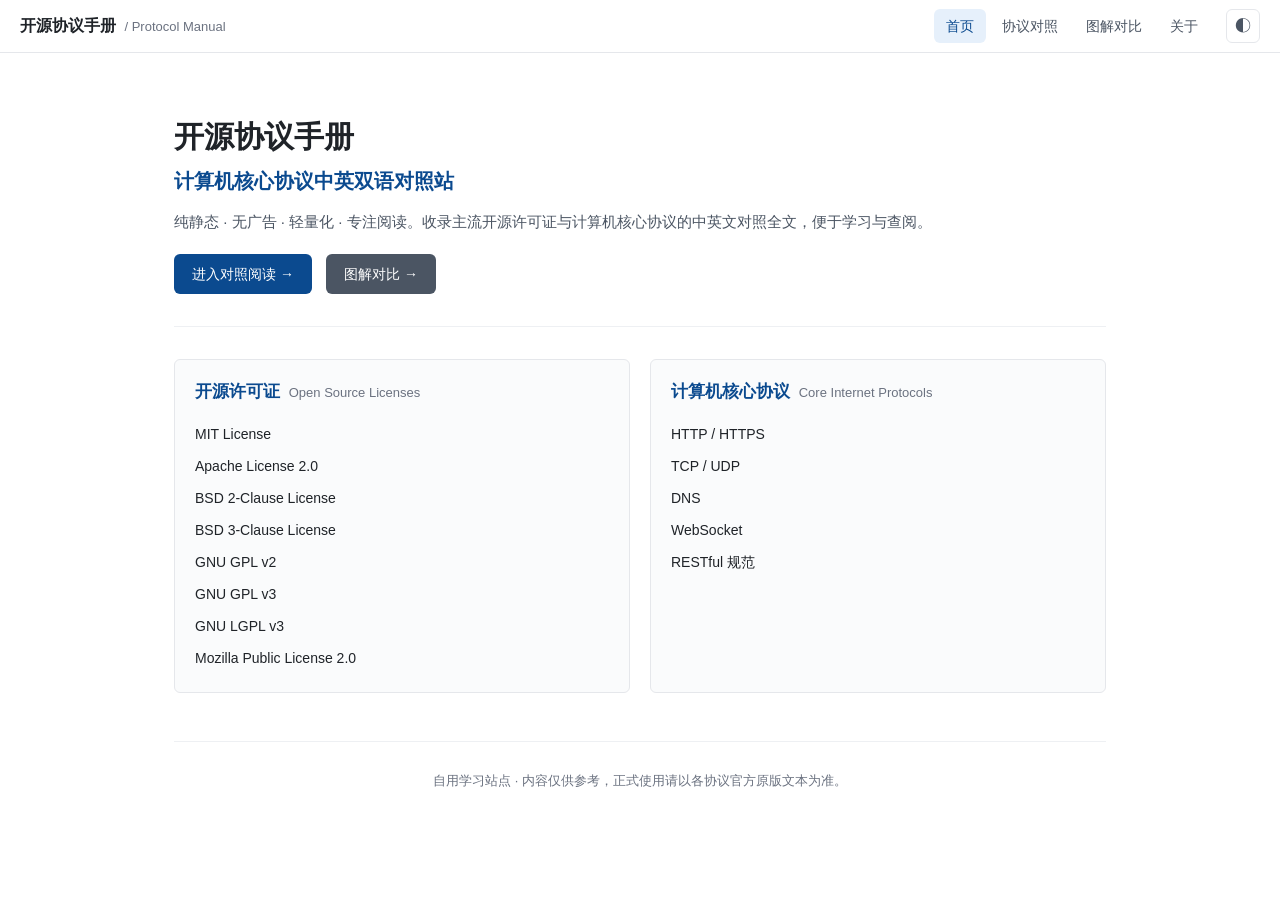
<file: index.html>
<!DOCTYPE html>
<html lang="zh-CN">
<head>
  <meta charset="UTF-8">
  <meta name="viewport" content="width=device-width, initial-scale=1.0">
  <title>开源协议手册 / 计算机核心协议对照站</title>
  <meta name="description" content="开源协议与计算机核心协议的中英双语对照站，自用学习。">
  <link rel="stylesheet" href="css/style.css">
</head>
<body>
  <header class="topbar">
    <div class="topbar-inner">
      <a class="brand" href="index.html">开源协议手册 <span class="brand-sub">/ Protocol Manual</span></a>
      <nav class="topnav">
        <a href="index.html" class="active">首页</a>
        <a href="reader.html">协议对照</a>
        <a href="compare.html">图解对比</a>
        <a href="about.html">关于</a>
      </nav>
      <button id="themeToggle" class="theme-toggle" aria-label="切换深浅色模式" title="切换深浅色模式">◐</button>
    </div>
  </header>

  <main class="home">
    <section class="hero">
      <h1>开源协议手册<br><span class="hero-sub">计算机核心协议中英双语对照站</span></h1>
      <p class="lead">纯静态 · 无广告 · 轻量化 · 专注阅读。收录主流开源许可证与计算机核心协议的中英文对照全文，便于学习与查阅。</p>
      <a class="cta" href="reader.html">进入对照阅读 →</a>
      <a class="cta" href="compare.html" style="margin-left:10px;background:var(--text-soft)">图解对比 →</a>
    </section>

    <section class="categories">
      <div class="card">
        <h2>开源许可证 <span class="card-sub">Open Source Licenses</span></h2>
        <ul>
          <li><a href="reader.html#mit">MIT License</a></li>
          <li><a href="reader.html#apache-2.0">Apache License 2.0</a></li>
          <li><a href="reader.html#bsd-2">BSD 2-Clause License</a></li>
          <li><a href="reader.html#bsd-3">BSD 3-Clause License</a></li>
          <li><a href="reader.html#gpl-2">GNU GPL v2</a></li>
          <li><a href="reader.html#gpl-3">GNU GPL v3</a></li>
          <li><a href="reader.html#lgpl-3">GNU LGPL v3</a></li>
          <li><a href="reader.html#mpl-2">Mozilla Public License 2.0</a></li>
        </ul>
      </div>
      <div class="card">
        <h2>计算机核心协议 <span class="card-sub">Core Internet Protocols</span></h2>
        <ul>
          <li><a href="reader.html#http">HTTP / HTTPS</a></li>
          <li><a href="reader.html#tcp-udp">TCP / UDP</a></li>
          <li><a href="reader.html#dns">DNS</a></li>
          <li><a href="reader.html#websocket">WebSocket</a></li>
          <li><a href="reader.html#rest">RESTful 规范</a></li>
        </ul>
      </div>
    </section>

    <footer class="footer">
      <p>自用学习站点 · 内容仅供参考，正式使用请以各协议官方原版文本为准。</p>
    </footer>
  </main>

  <script src="js/theme.js"></script>
</body>
</html>
</file>
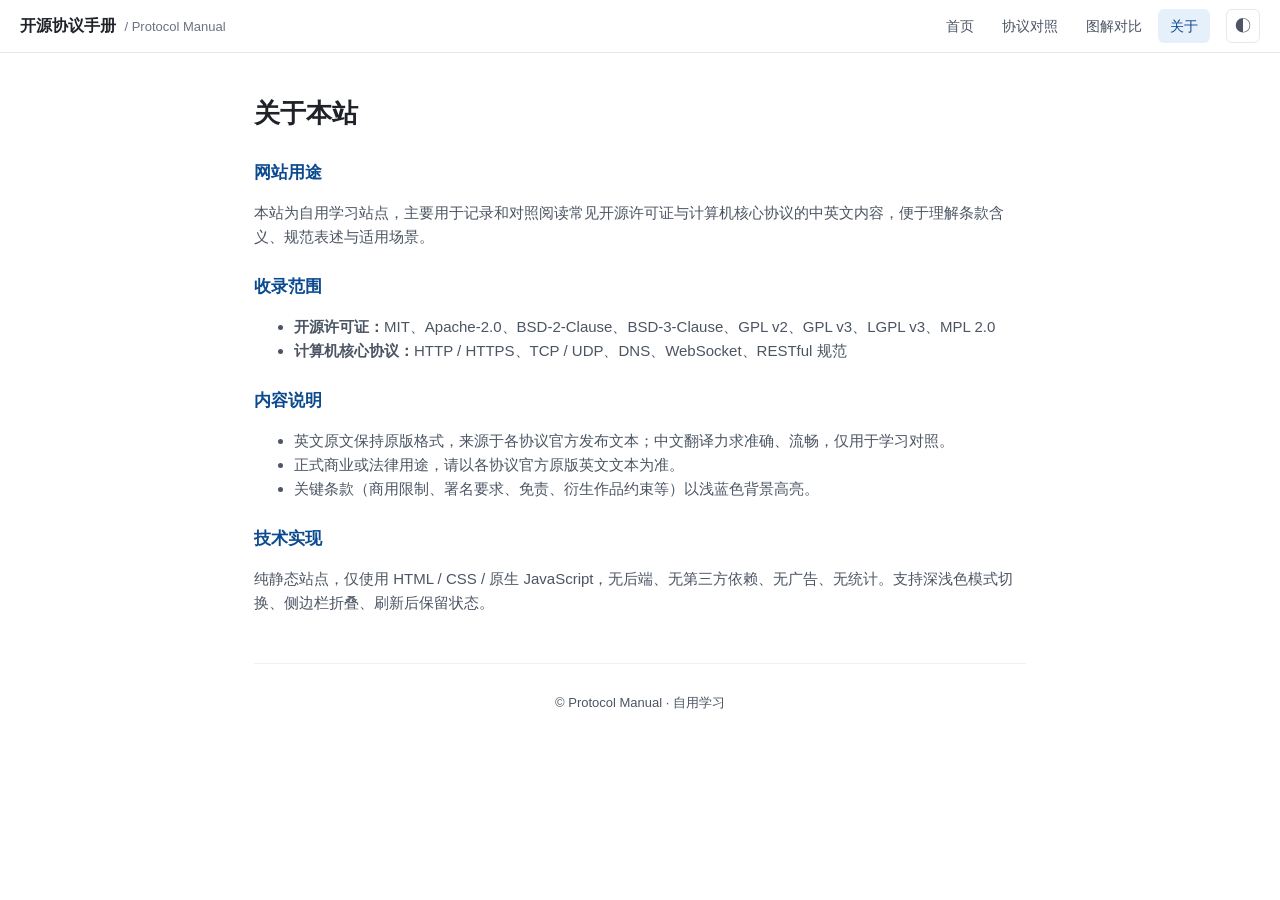
<file: about.html>
<!DOCTYPE html>
<html lang="zh-CN">
<head>
  <meta charset="UTF-8">
  <meta name="viewport" content="width=device-width, initial-scale=1.0">
  <title>关于 - 开源协议手册</title>
  <link rel="stylesheet" href="css/style.css">
</head>
<body>
  <header class="topbar">
    <div class="topbar-inner">
      <a class="brand" href="index.html">开源协议手册 <span class="brand-sub">/ Protocol Manual</span></a>
      <nav class="topnav">
        <a href="index.html">首页</a>
        <a href="reader.html">协议对照</a>
        <a href="compare.html">图解对比</a>
        <a href="about.html" class="active">关于</a>
      </nav>
      <button id="themeToggle" class="theme-toggle" aria-label="切换深浅色模式" title="切换深浅色模式">◐</button>
    </div>
  </header>

  <main class="about">
    <h1>关于本站</h1>
    <section>
      <h2>网站用途</h2>
      <p>本站为自用学习站点，主要用于记录和对照阅读常见开源许可证与计算机核心协议的中英文内容，便于理解条款含义、规范表述与适用场景。</p>
    </section>
    <section>
      <h2>收录范围</h2>
      <ul>
        <li><strong>开源许可证：</strong>MIT、Apache-2.0、BSD-2-Clause、BSD-3-Clause、GPL v2、GPL v3、LGPL v3、MPL 2.0</li>
        <li><strong>计算机核心协议：</strong>HTTP / HTTPS、TCP / UDP、DNS、WebSocket、RESTful 规范</li>
      </ul>
    </section>
    <section>
      <h2>内容说明</h2>
      <ul>
        <li>英文原文保持原版格式，来源于各协议官方发布文本；中文翻译力求准确、流畅，仅用于学习对照。</li>
        <li>正式商业或法律用途，请以各协议官方原版英文文本为准。</li>
        <li>关键条款（商用限制、署名要求、免责、衍生作品约束等）以浅蓝色背景高亮。</li>
      </ul>
    </section>
    <section>
      <h2>技术实现</h2>
      <p>纯静态站点，仅使用 HTML / CSS / 原生 JavaScript，无后端、无第三方依赖、无广告、无统计。支持深浅色模式切换、侧边栏折叠、刷新后保留状态。</p>
    </section>
    <footer class="footer">
      <p>© Protocol Manual · 自用学习</p>
    </footer>
  </main>

  <script src="js/theme.js"></script>
</body>
</html>
</file>
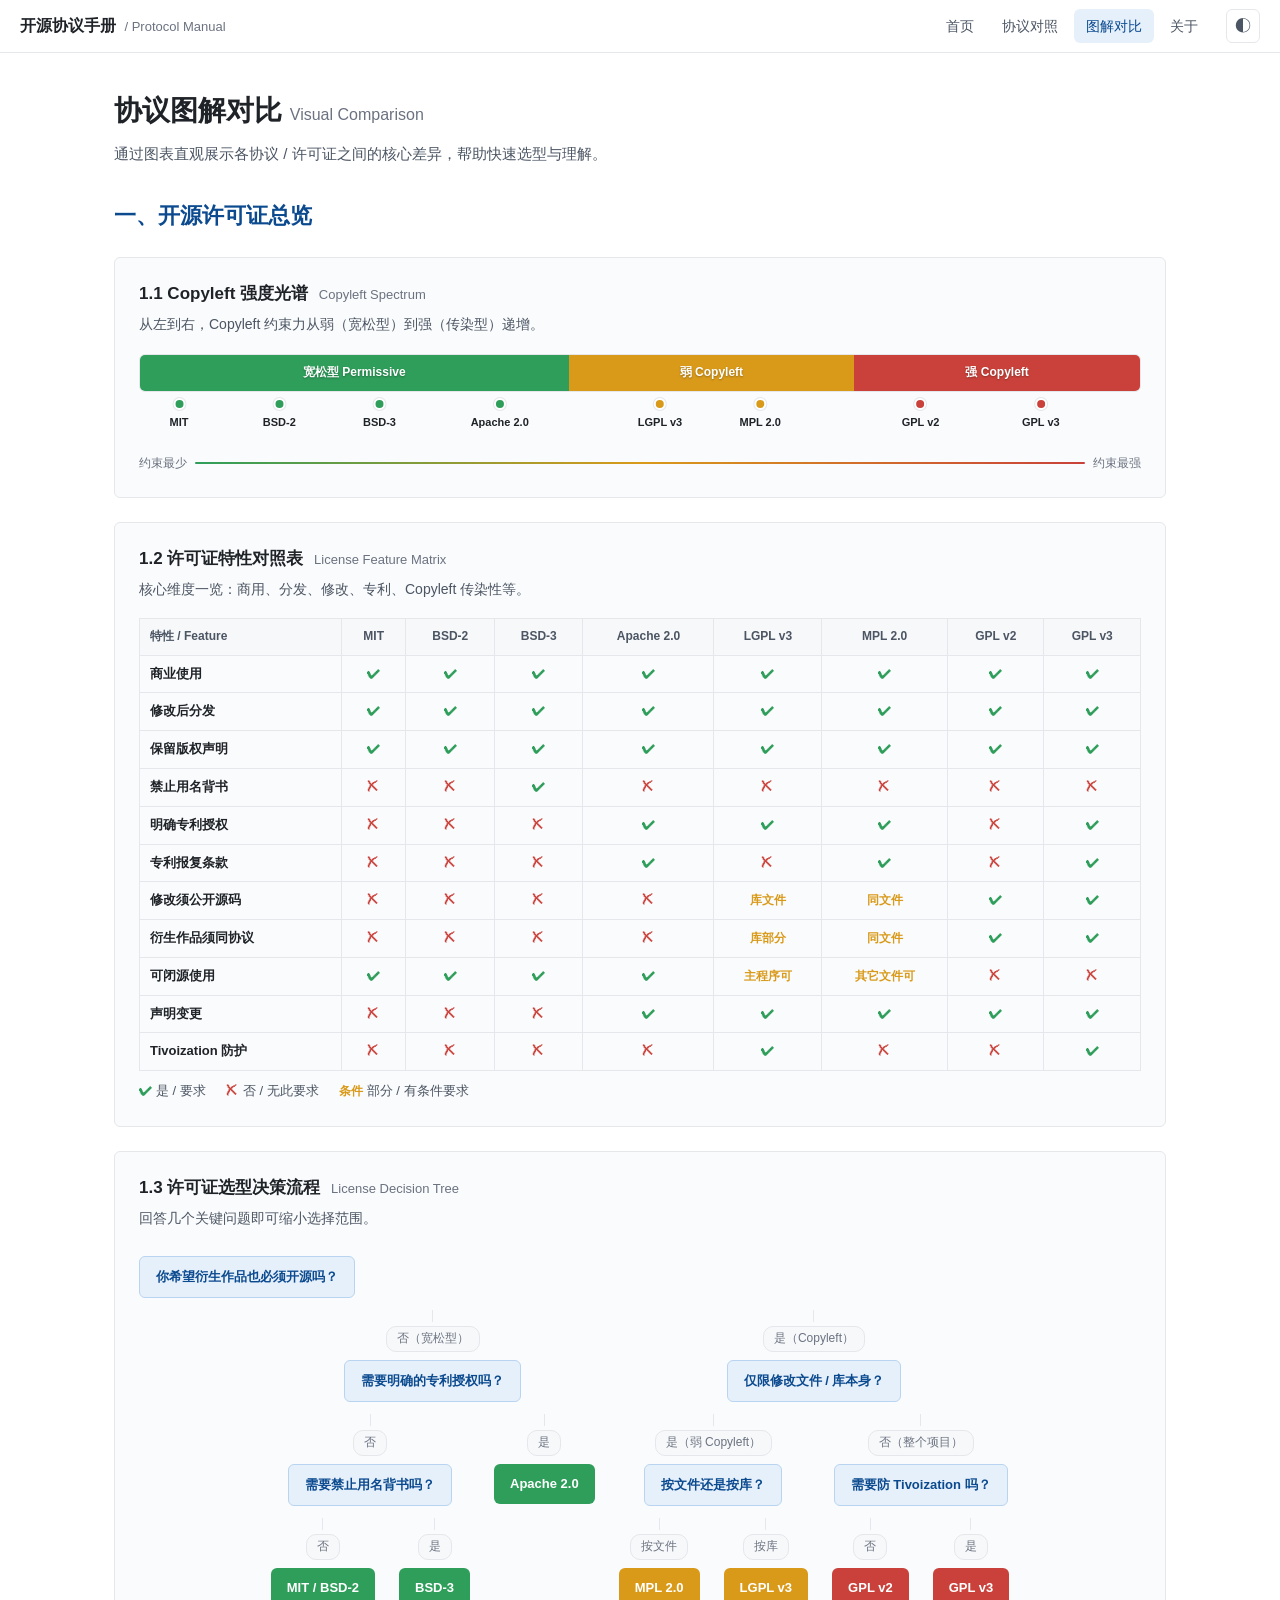
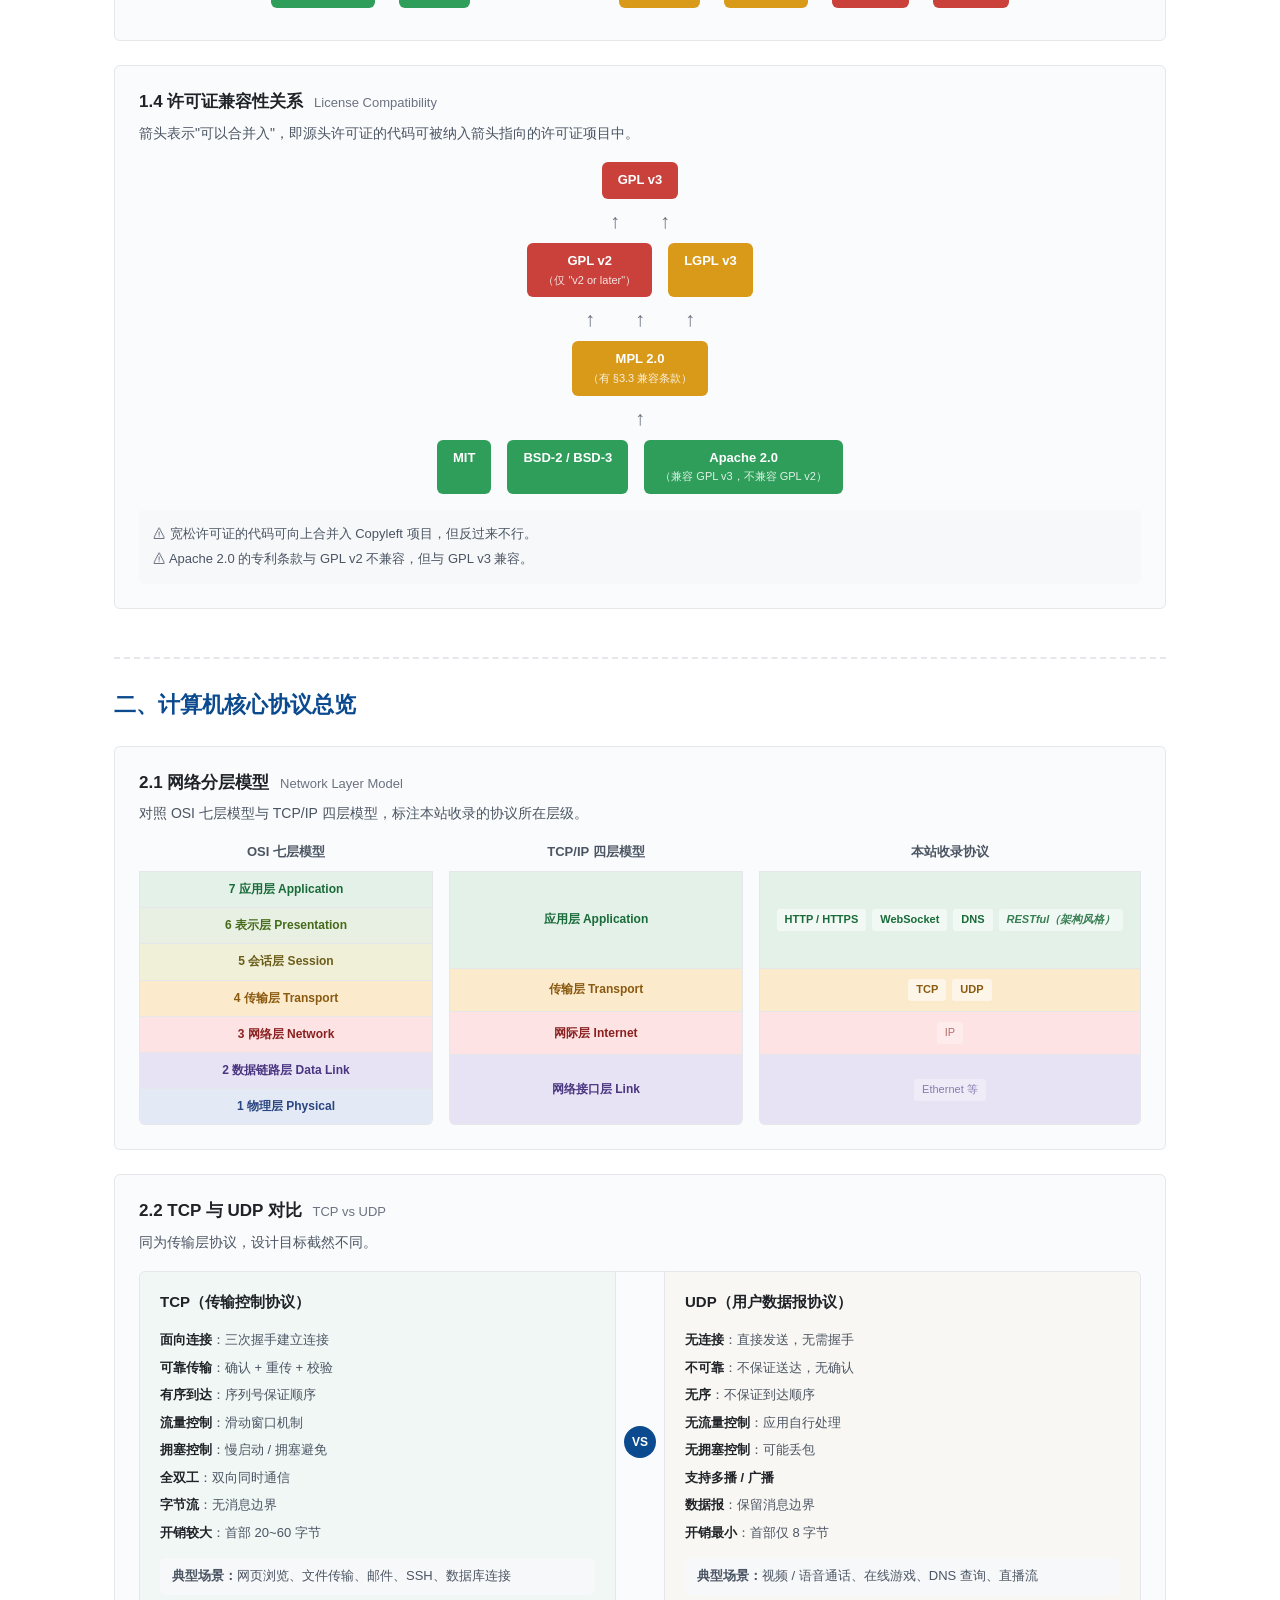
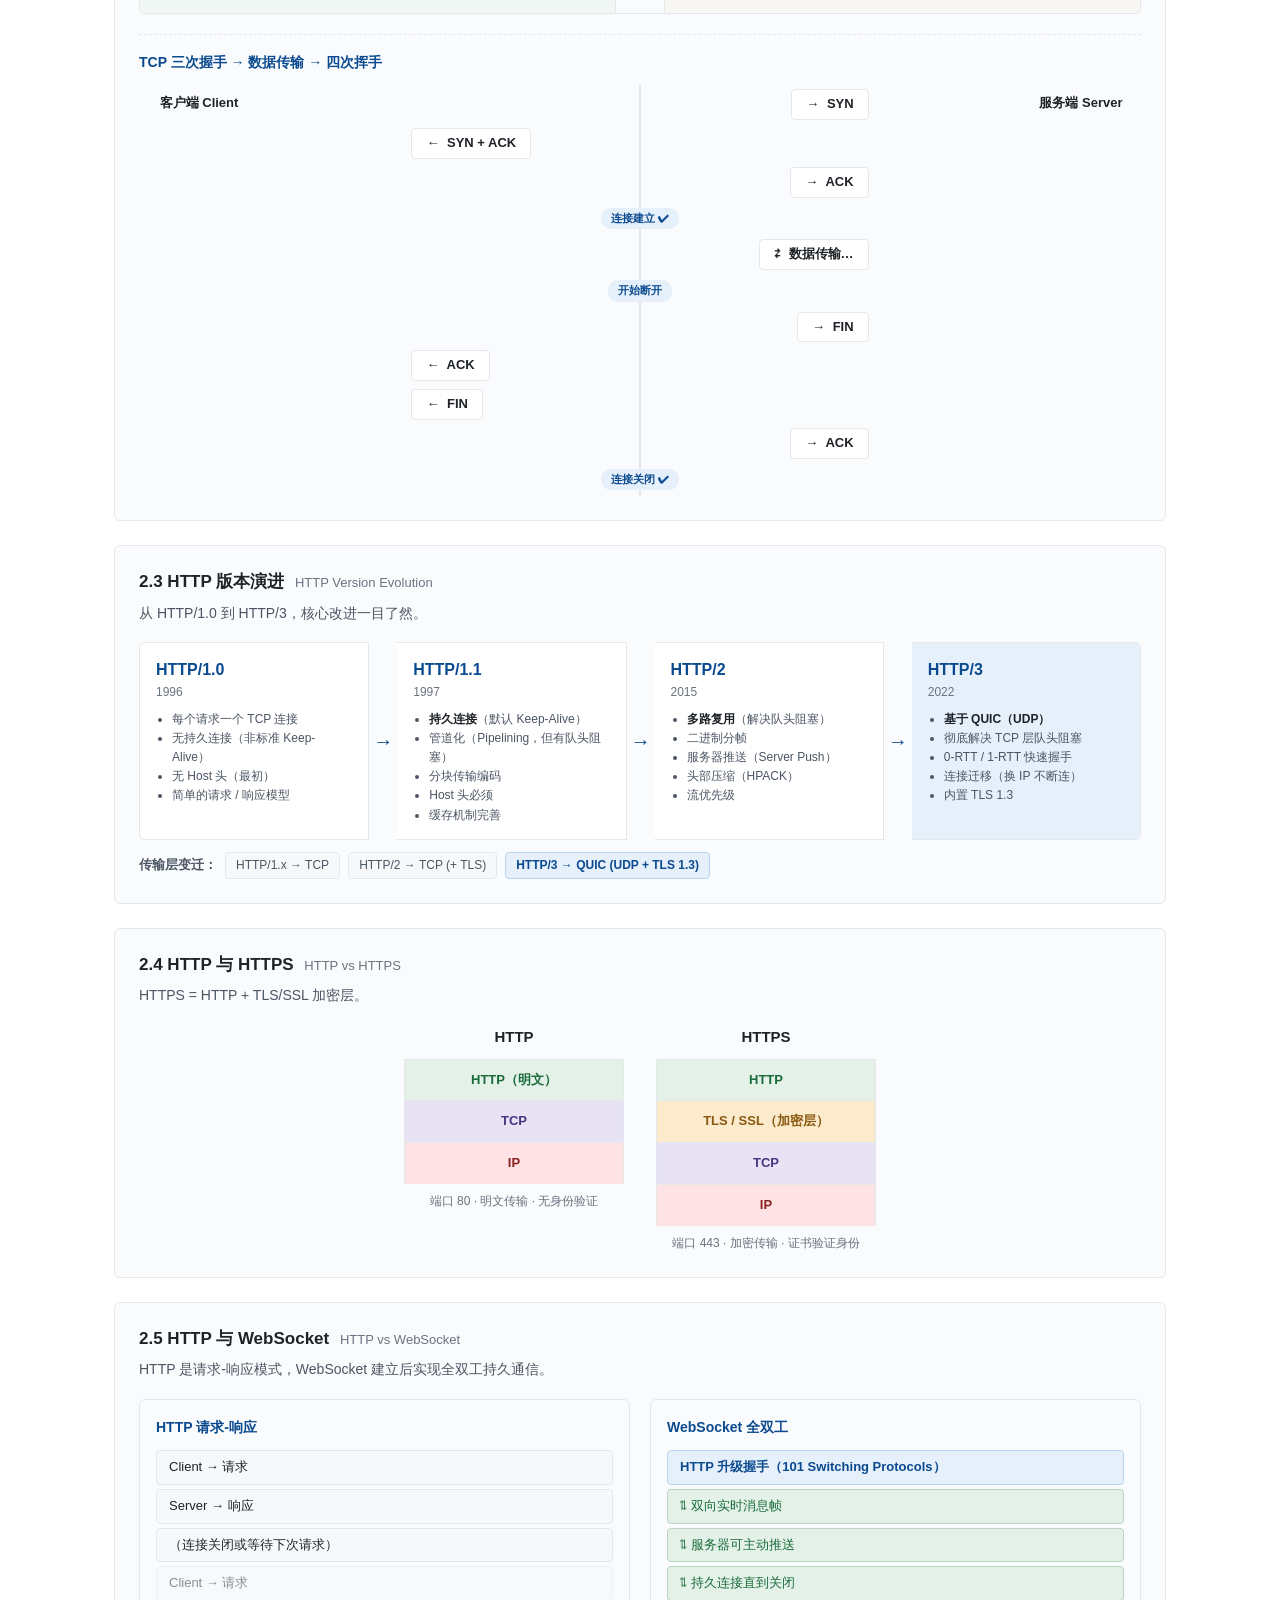
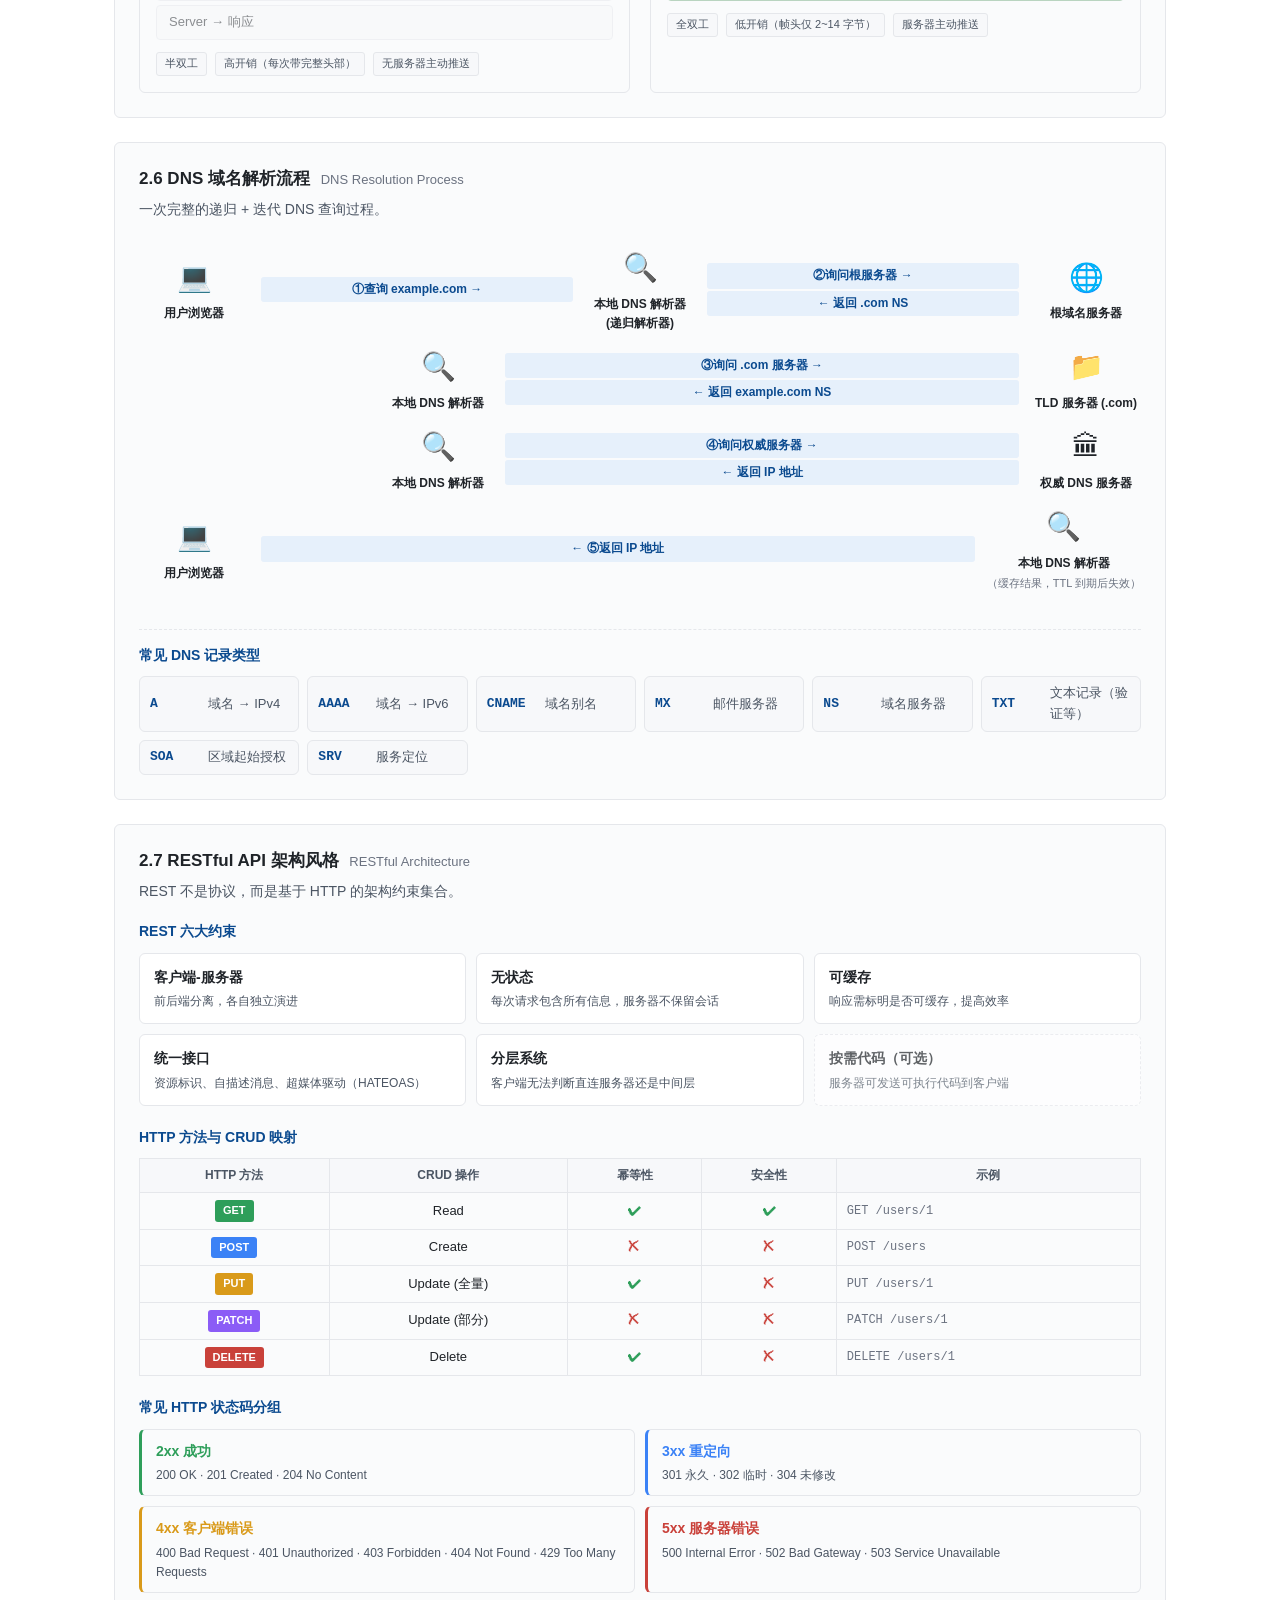
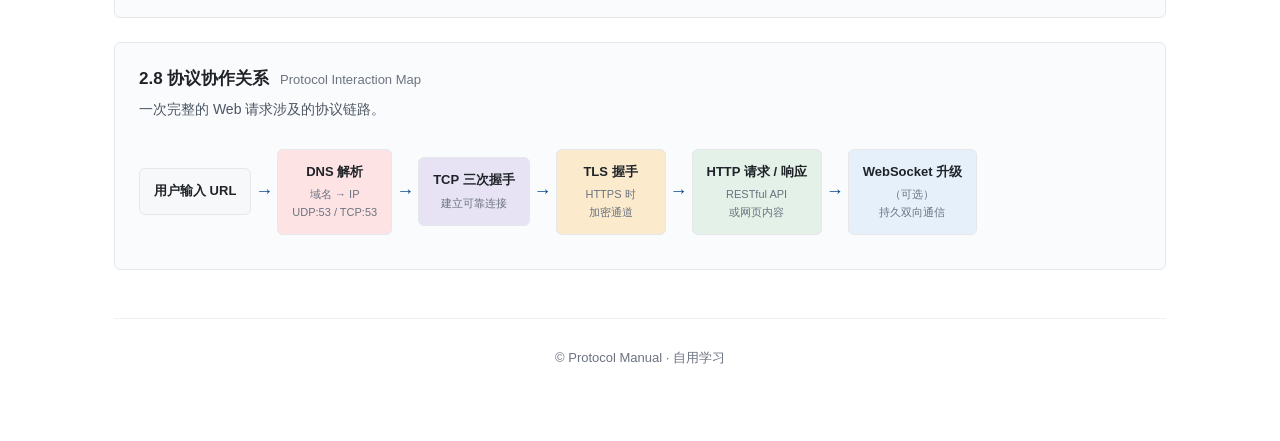
<file: compare.html>
<!DOCTYPE html>
<html lang="zh-CN">
<head>
  <meta charset="UTF-8">
  <meta name="viewport" content="width=device-width, initial-scale=1.0">
  <title>协议对比 - 开源协议手册</title>
  <link rel="stylesheet" href="css/style.css">
  <link rel="stylesheet" href="css/compare.css">
</head>
<body>
  <header class="topbar">
    <div class="topbar-inner">
      <a class="brand" href="index.html">开源协议手册 <span class="brand-sub">/ Protocol Manual</span></a>
      <nav class="topnav">
        <a href="index.html">首页</a>
        <a href="reader.html">协议对照</a>
        <a href="compare.html" class="active">图解对比</a>
        <a href="about.html">关于</a>
      </nav>
      <button id="themeToggle" class="theme-toggle" aria-label="切换深浅色模式" title="切换深浅色模式">◐</button>
    </div>
  </header>

  <main class="compare-page">
    <h1 class="page-title">协议图解对比 <span class="page-title-sub">Visual Comparison</span></h1>
    <p class="page-desc">通过图表直观展示各协议 / 许可证之间的核心差异，帮助快速选型与理解。</p>

    <!-- ============================================================
         第一部分：开源许可证对比
         ============================================================ -->
    <section class="compare-section" id="license-overview">
      <h2 class="section-title">一、开源许可证总览</h2>

      <!-- 1.1 Copyleft 光谱图 -->
      <div class="diagram-card">
        <h3>1.1 Copyleft 强度光谱 <span class="card-en">Copyleft Spectrum</span></h3>
        <p class="diagram-desc">从左到右，Copyleft 约束力从弱（宽松型）到强（传染型）递增。</p>
        <div class="spectrum">
          <div class="spectrum-bar">
            <div class="spectrum-zone zone-permissive" style="flex:3">
              <span class="zone-label">宽松型 Permissive</span>
            </div>
            <div class="spectrum-zone zone-weak" style="flex:2">
              <span class="zone-label">弱 Copyleft</span>
            </div>
            <div class="spectrum-zone zone-strong" style="flex:2">
              <span class="zone-label">强 Copyleft</span>
            </div>
          </div>
          <div class="spectrum-items">
            <div class="spectrum-item" style="left:4%"><span class="item-dot dot-permissive"></span><span class="item-name">MIT</span></div>
            <div class="spectrum-item" style="left:14%"><span class="item-dot dot-permissive"></span><span class="item-name">BSD-2</span></div>
            <div class="spectrum-item" style="left:24%"><span class="item-dot dot-permissive"></span><span class="item-name">BSD-3</span></div>
            <div class="spectrum-item" style="left:36%"><span class="item-dot dot-permissive"></span><span class="item-name">Apache 2.0</span></div>
            <div class="spectrum-item" style="left:52%"><span class="item-dot dot-weak"></span><span class="item-name">LGPL v3</span></div>
            <div class="spectrum-item" style="left:62%"><span class="item-dot dot-weak"></span><span class="item-name">MPL 2.0</span></div>
            <div class="spectrum-item" style="left:78%"><span class="item-dot dot-strong"></span><span class="item-name">GPL v2</span></div>
            <div class="spectrum-item" style="left:90%"><span class="item-dot dot-strong"></span><span class="item-name">GPL v3</span></div>
          </div>
          <div class="spectrum-arrow">
            <span class="arrow-label-left">约束最少</span>
            <span class="arrow-line"></span>
            <span class="arrow-label-right">约束最强</span>
          </div>
        </div>
      </div>

      <!-- 1.2 许可证特性矩阵表 -->
      <div class="diagram-card">
        <h3>1.2 许可证特性对照表 <span class="card-en">License Feature Matrix</span></h3>
        <p class="diagram-desc">核心维度一览：商用、分发、修改、专利、Copyleft 传染性等。</p>
        <div class="table-scroll">
          <table class="matrix-table">
            <thead>
              <tr>
                <th class="sticky-col">特性 / Feature</th>
                <th>MIT</th>
                <th>BSD-2</th>
                <th>BSD-3</th>
                <th>Apache 2.0</th>
                <th>LGPL v3</th>
                <th>MPL 2.0</th>
                <th>GPL v2</th>
                <th>GPL v3</th>
              </tr>
            </thead>
            <tbody>
              <tr>
                <td class="sticky-col">商业使用</td>
                <td class="cell-yes">✔</td><td class="cell-yes">✔</td><td class="cell-yes">✔</td><td class="cell-yes">✔</td>
                <td class="cell-yes">✔</td><td class="cell-yes">✔</td><td class="cell-yes">✔</td><td class="cell-yes">✔</td>
              </tr>
              <tr>
                <td class="sticky-col">修改后分发</td>
                <td class="cell-yes">✔</td><td class="cell-yes">✔</td><td class="cell-yes">✔</td><td class="cell-yes">✔</td>
                <td class="cell-yes">✔</td><td class="cell-yes">✔</td><td class="cell-yes">✔</td><td class="cell-yes">✔</td>
              </tr>
              <tr>
                <td class="sticky-col">保留版权声明</td>
                <td class="cell-yes">✔</td><td class="cell-yes">✔</td><td class="cell-yes">✔</td><td class="cell-yes">✔</td>
                <td class="cell-yes">✔</td><td class="cell-yes">✔</td><td class="cell-yes">✔</td><td class="cell-yes">✔</td>
              </tr>
              <tr>
                <td class="sticky-col">禁止用名背书</td>
                <td class="cell-no">✘</td><td class="cell-no">✘</td><td class="cell-yes">✔</td><td class="cell-no">✘</td>
                <td class="cell-no">✘</td><td class="cell-no">✘</td><td class="cell-no">✘</td><td class="cell-no">✘</td>
              </tr>
              <tr>
                <td class="sticky-col">明确专利授权</td>
                <td class="cell-no">✘</td><td class="cell-no">✘</td><td class="cell-no">✘</td><td class="cell-yes">✔</td>
                <td class="cell-yes">✔</td><td class="cell-yes">✔</td><td class="cell-no">✘</td><td class="cell-yes">✔</td>
              </tr>
              <tr>
                <td class="sticky-col">专利报复条款</td>
                <td class="cell-no">✘</td><td class="cell-no">✘</td><td class="cell-no">✘</td><td class="cell-yes">✔</td>
                <td class="cell-no">✘</td><td class="cell-yes">✔</td><td class="cell-no">✘</td><td class="cell-yes">✔</td>
              </tr>
              <tr>
                <td class="sticky-col">修改须公开源码</td>
                <td class="cell-no">✘</td><td class="cell-no">✘</td><td class="cell-no">✘</td><td class="cell-no">✘</td>
                <td class="cell-cond">库文件</td><td class="cell-cond">同文件</td><td class="cell-yes">✔</td><td class="cell-yes">✔</td>
              </tr>
              <tr>
                <td class="sticky-col">衍生作品须同协议</td>
                <td class="cell-no">✘</td><td class="cell-no">✘</td><td class="cell-no">✘</td><td class="cell-no">✘</td>
                <td class="cell-cond">库部分</td><td class="cell-cond">同文件</td><td class="cell-yes">✔</td><td class="cell-yes">✔</td>
              </tr>
              <tr>
                <td class="sticky-col">可闭源使用</td>
                <td class="cell-yes">✔</td><td class="cell-yes">✔</td><td class="cell-yes">✔</td><td class="cell-yes">✔</td>
                <td class="cell-cond">主程序可</td><td class="cell-cond">其它文件可</td><td class="cell-no">✘</td><td class="cell-no">✘</td>
              </tr>
              <tr>
                <td class="sticky-col">声明变更</td>
                <td class="cell-no">✘</td><td class="cell-no">✘</td><td class="cell-no">✘</td><td class="cell-yes">✔</td>
                <td class="cell-yes">✔</td><td class="cell-yes">✔</td><td class="cell-yes">✔</td><td class="cell-yes">✔</td>
              </tr>
              <tr>
                <td class="sticky-col">Tivoization 防护</td>
                <td class="cell-no">✘</td><td class="cell-no">✘</td><td class="cell-no">✘</td><td class="cell-no">✘</td>
                <td class="cell-yes">✔</td><td class="cell-no">✘</td><td class="cell-no">✘</td><td class="cell-yes">✔</td>
              </tr>
            </tbody>
          </table>
        </div>
        <div class="table-legend">
          <span class="legend-item"><span class="cell-yes">✔</span> 是 / 要求</span>
          <span class="legend-item"><span class="cell-no">✘</span> 否 / 无此要求</span>
          <span class="legend-item"><span class="cell-cond">条件</span> 部分 / 有条件要求</span>
        </div>
      </div>

      <!-- 1.3 许可证选型决策树 -->
      <div class="diagram-card">
        <h3>1.3 许可证选型决策流程 <span class="card-en">License Decision Tree</span></h3>
        <p class="diagram-desc">回答几个关键问题即可缩小选择范围。</p>
        <div class="decision-tree">
          <div class="dt-node dt-question">你希望衍生作品也必须开源吗？</div>
          <div class="dt-branches">
            <div class="dt-branch dt-left">
              <div class="dt-label">否（宽松型）</div>
              <div class="dt-node dt-question">需要明确的专利授权吗？</div>
              <div class="dt-branches">
                <div class="dt-branch dt-left">
                  <div class="dt-label">否</div>
                  <div class="dt-node dt-question">需要禁止用名背书吗？</div>
                  <div class="dt-branches">
                    <div class="dt-branch dt-left">
                      <div class="dt-label">否</div>
                      <div class="dt-node dt-answer answer-permissive">MIT / BSD-2</div>
                    </div>
                    <div class="dt-branch dt-right">
                      <div class="dt-label">是</div>
                      <div class="dt-node dt-answer answer-permissive">BSD-3</div>
                    </div>
                  </div>
                </div>
                <div class="dt-branch dt-right">
                  <div class="dt-label">是</div>
                  <div class="dt-node dt-answer answer-permissive">Apache 2.0</div>
                </div>
              </div>
            </div>
            <div class="dt-branch dt-right">
              <div class="dt-label">是（Copyleft）</div>
              <div class="dt-node dt-question">仅限修改文件 / 库本身？</div>
              <div class="dt-branches">
                <div class="dt-branch dt-left">
                  <div class="dt-label">是（弱 Copyleft）</div>
                  <div class="dt-node dt-question">按文件还是按库？</div>
                  <div class="dt-branches">
                    <div class="dt-branch dt-left">
                      <div class="dt-label">按文件</div>
                      <div class="dt-node dt-answer answer-weak">MPL 2.0</div>
                    </div>
                    <div class="dt-branch dt-right">
                      <div class="dt-label">按库</div>
                      <div class="dt-node dt-answer answer-weak">LGPL v3</div>
                    </div>
                  </div>
                </div>
                <div class="dt-branch dt-right">
                  <div class="dt-label">否（整个项目）</div>
                  <div class="dt-node dt-question">需要防 Tivoization 吗？</div>
                  <div class="dt-branches">
                    <div class="dt-branch dt-left">
                      <div class="dt-label">否</div>
                      <div class="dt-node dt-answer answer-strong">GPL v2</div>
                    </div>
                    <div class="dt-branch dt-right">
                      <div class="dt-label">是</div>
                      <div class="dt-node dt-answer answer-strong">GPL v3</div>
                    </div>
                  </div>
                </div>
              </div>
            </div>
          </div>
        </div>
      </div>

      <!-- 1.4 协议兼容性 -->
      <div class="diagram-card">
        <h3>1.4 许可证兼容性关系 <span class="card-en">License Compatibility</span></h3>
        <p class="diagram-desc">箭头表示"可以合并入"，即源头许可证的代码可被纳入箭头指向的许可证项目中。</p>
        <div class="compat-diagram">
          <div class="compat-row compat-top">
            <div class="compat-node node-strong">GPL v3</div>
          </div>
          <div class="compat-arrows">
            <span class="arrow-up">↑</span>
            <span class="arrow-up">↑</span>
          </div>
          <div class="compat-row">
            <div class="compat-node node-strong">GPL v2<span class="compat-note">（仅 "v2 or later"）</span></div>
            <div class="compat-node node-weak">LGPL v3</div>
          </div>
          <div class="compat-arrows">
            <span class="arrow-up">↑</span>
            <span class="arrow-up">↑</span>
            <span class="arrow-up">↑</span>
          </div>
          <div class="compat-row compat-mid">
            <div class="compat-node node-weak">MPL 2.0<span class="compat-note">（有 §3.3 兼容条款）</span></div>
          </div>
          <div class="compat-arrows">
            <span class="arrow-up">↑</span>
          </div>
          <div class="compat-row compat-bottom">
            <div class="compat-node node-permissive">MIT</div>
            <div class="compat-node node-permissive">BSD-2 / BSD-3</div>
            <div class="compat-node node-permissive">Apache 2.0<span class="compat-note">（兼容 GPL v3，不兼容 GPL v2）</span></div>
          </div>
          <div class="compat-legend">
            <p>⚠ 宽松许可证的代码可向上合并入 Copyleft 项目，但反过来不行。</p>
            <p>⚠ Apache 2.0 的专利条款与 GPL v2 不兼容，但与 GPL v3 兼容。</p>
          </div>
        </div>
      </div>
    </section>

    <!-- ============================================================
         第二部分：计算机核心协议对比
         ============================================================ -->
    <section class="compare-section" id="protocol-overview">
      <h2 class="section-title">二、计算机核心协议总览</h2>

      <!-- 2.1 OSI / TCP-IP 分层 -->
      <div class="diagram-card">
        <h3>2.1 网络分层模型 <span class="card-en">Network Layer Model</span></h3>
        <p class="diagram-desc">对照 OSI 七层模型与 TCP/IP 四层模型，标注本站收录的协议所在层级。</p>
        <div class="layer-diagram">
          <div class="layer-col">
            <div class="layer-col-title">OSI 七层模型</div>
            <div class="layer-box layer-app">7 应用层 Application</div>
            <div class="layer-box layer-pres">6 表示层 Presentation</div>
            <div class="layer-box layer-sess">5 会话层 Session</div>
            <div class="layer-box layer-trans">4 传输层 Transport</div>
            <div class="layer-box layer-net">3 网络层 Network</div>
            <div class="layer-box layer-data">2 数据链路层 Data Link</div>
            <div class="layer-box layer-phys">1 物理层 Physical</div>
          </div>
          <div class="layer-col">
            <div class="layer-col-title">TCP/IP 四层模型</div>
            <div class="layer-box layer-app" style="flex:3">应用层 Application</div>
            <div class="layer-box layer-trans" style="flex:1">传输层 Transport</div>
            <div class="layer-box layer-net" style="flex:1">网际层 Internet</div>
            <div class="layer-box layer-data" style="flex:2">网络接口层 Link</div>
          </div>
          <div class="layer-col layer-proto-col">
            <div class="layer-col-title">本站收录协议</div>
            <div class="layer-box layer-app layer-highlight" style="flex:3">
              <span class="proto-tag">HTTP / HTTPS</span>
              <span class="proto-tag">WebSocket</span>
              <span class="proto-tag">DNS</span>
              <span class="proto-tag tag-rest">RESTful（架构风格）</span>
            </div>
            <div class="layer-box layer-trans layer-highlight" style="flex:1">
              <span class="proto-tag">TCP</span>
              <span class="proto-tag">UDP</span>
            </div>
            <div class="layer-box layer-net" style="flex:1">
              <span class="proto-tag tag-ref">IP</span>
            </div>
            <div class="layer-box layer-data" style="flex:2">
              <span class="proto-tag tag-ref">Ethernet 等</span>
            </div>
          </div>
        </div>
      </div>

      <!-- 2.2 TCP vs UDP -->
      <div class="diagram-card">
        <h3>2.2 TCP 与 UDP 对比 <span class="card-en">TCP vs UDP</span></h3>
        <p class="diagram-desc">同为传输层协议，设计目标截然不同。</p>
        <div class="versus-layout">
          <div class="versus-side vs-left">
            <div class="vs-title">TCP（传输控制协议）</div>
            <ul class="vs-list">
              <li><strong>面向连接</strong>：三次握手建立连接</li>
              <li><strong>可靠传输</strong>：确认 + 重传 + 校验</li>
              <li><strong>有序到达</strong>：序列号保证顺序</li>
              <li><strong>流量控制</strong>：滑动窗口机制</li>
              <li><strong>拥塞控制</strong>：慢启动 / 拥塞避免</li>
              <li><strong>全双工</strong>：双向同时通信</li>
              <li><strong>字节流</strong>：无消息边界</li>
              <li><strong>开销较大</strong>：首部 20~60 字节</li>
            </ul>
            <div class="vs-use">
              <strong>典型场景：</strong>网页浏览、文件传输、邮件、SSH、数据库连接
            </div>
          </div>
          <div class="versus-divider">
            <span class="vs-badge">VS</span>
          </div>
          <div class="versus-side vs-right">
            <div class="vs-title">UDP（用户数据报协议）</div>
            <ul class="vs-list">
              <li><strong>无连接</strong>：直接发送，无需握手</li>
              <li><strong>不可靠</strong>：不保证送达，无确认</li>
              <li><strong>无序</strong>：不保证到达顺序</li>
              <li><strong>无流量控制</strong>：应用自行处理</li>
              <li><strong>无拥塞控制</strong>：可能丢包</li>
              <li><strong>支持多播 / 广播</strong></li>
              <li><strong>数据报</strong>：保留消息边界</li>
              <li><strong>开销最小</strong>：首部仅 8 字节</li>
            </ul>
            <div class="vs-use">
              <strong>典型场景：</strong>视频 / 语音通话、在线游戏、DNS 查询、直播流
            </div>
          </div>
        </div>
        <!-- TCP 三次握手 & 四次挥手示意 -->
        <div class="handshake-diagram">
          <h4>TCP 三次握手 → 数据传输 → 四次挥手</h4>
          <div class="seq-diagram">
            <div class="seq-party">客户端 Client</div>
            <div class="seq-center">
              <div class="seq-line"></div>
              <div class="seq-msg msg-right"><span class="msg-arrow">→</span> SYN</div>
              <div class="seq-msg msg-left"><span class="msg-arrow">←</span> SYN + ACK</div>
              <div class="seq-msg msg-right"><span class="msg-arrow">→</span> ACK</div>
              <div class="seq-phase">连接建立 ✔</div>
              <div class="seq-msg msg-right"><span class="msg-arrow">⇄</span> 数据传输…</div>
              <div class="seq-phase">开始断开</div>
              <div class="seq-msg msg-right"><span class="msg-arrow">→</span> FIN</div>
              <div class="seq-msg msg-left"><span class="msg-arrow">←</span> ACK</div>
              <div class="seq-msg msg-left"><span class="msg-arrow">←</span> FIN</div>
              <div class="seq-msg msg-right"><span class="msg-arrow">→</span> ACK</div>
              <div class="seq-phase">连接关闭 ✔</div>
            </div>
            <div class="seq-party">服务端 Server</div>
          </div>
        </div>
      </div>

      <!-- 2.3 HTTP 版本对比 -->
      <div class="diagram-card">
        <h3>2.3 HTTP 版本演进 <span class="card-en">HTTP Version Evolution</span></h3>
        <p class="diagram-desc">从 HTTP/1.0 到 HTTP/3，核心改进一目了然。</p>
        <div class="http-timeline">
          <div class="ht-item">
            <div class="ht-version">HTTP/1.0</div>
            <div class="ht-year">1996</div>
            <div class="ht-detail">
              <ul>
                <li>每个请求一个 TCP 连接</li>
                <li>无持久连接（非标准 Keep-Alive）</li>
                <li>无 Host 头（最初）</li>
                <li>简单的请求 / 响应模型</li>
              </ul>
            </div>
          </div>
          <div class="ht-arrow">→</div>
          <div class="ht-item">
            <div class="ht-version">HTTP/1.1</div>
            <div class="ht-year">1997</div>
            <div class="ht-detail">
              <ul>
                <li><strong>持久连接</strong>（默认 Keep-Alive）</li>
                <li>管道化（Pipelining，但有队头阻塞）</li>
                <li>分块传输编码</li>
                <li>Host 头必须</li>
                <li>缓存机制完善</li>
              </ul>
            </div>
          </div>
          <div class="ht-arrow">→</div>
          <div class="ht-item">
            <div class="ht-version">HTTP/2</div>
            <div class="ht-year">2015</div>
            <div class="ht-detail">
              <ul>
                <li><strong>多路复用</strong>（解决队头阻塞）</li>
                <li>二进制分帧</li>
                <li>服务器推送（Server Push）</li>
                <li>头部压缩（HPACK）</li>
                <li>流优先级</li>
              </ul>
            </div>
          </div>
          <div class="ht-arrow">→</div>
          <div class="ht-item ht-latest">
            <div class="ht-version">HTTP/3</div>
            <div class="ht-year">2022</div>
            <div class="ht-detail">
              <ul>
                <li><strong>基于 QUIC（UDP）</strong></li>
                <li>彻底解决 TCP 层队头阻塞</li>
                <li>0-RTT / 1-RTT 快速握手</li>
                <li>连接迁移（换 IP 不断连）</li>
                <li>内置 TLS 1.3</li>
              </ul>
            </div>
          </div>
        </div>
        <div class="http-transport-note">
          <strong>传输层变迁：</strong>
          <span class="transport-tag">HTTP/1.x → TCP</span>
          <span class="transport-tag">HTTP/2 → TCP (+ TLS)</span>
          <span class="transport-tag transport-highlight">HTTP/3 → QUIC (UDP + TLS 1.3)</span>
        </div>
      </div>

      <!-- 2.4 HTTP vs HTTPS -->
      <div class="diagram-card">
        <h3>2.4 HTTP 与 HTTPS <span class="card-en">HTTP vs HTTPS</span></h3>
        <p class="diagram-desc">HTTPS = HTTP + TLS/SSL 加密层。</p>
        <div class="stack-compare">
          <div class="stack-col">
            <div class="stack-title">HTTP</div>
            <div class="stack-box stack-http">HTTP（明文）</div>
            <div class="stack-box stack-tcp">TCP</div>
            <div class="stack-box stack-ip">IP</div>
            <div class="stack-info">端口 80 · 明文传输 · 无身份验证</div>
          </div>
          <div class="stack-col">
            <div class="stack-title">HTTPS</div>
            <div class="stack-box stack-http">HTTP</div>
            <div class="stack-box stack-tls">TLS / SSL（加密层）</div>
            <div class="stack-box stack-tcp">TCP</div>
            <div class="stack-box stack-ip">IP</div>
            <div class="stack-info">端口 443 · 加密传输 · 证书验证身份</div>
          </div>
        </div>
      </div>

      <!-- 2.5 HTTP vs WebSocket -->
      <div class="diagram-card">
        <h3>2.5 HTTP 与 WebSocket <span class="card-en">HTTP vs WebSocket</span></h3>
        <p class="diagram-desc">HTTP 是请求-响应模式，WebSocket 建立后实现全双工持久通信。</p>
        <div class="ws-compare">
          <div class="ws-col">
            <div class="ws-title">HTTP 请求-响应</div>
            <div class="ws-flow">
              <div class="ws-step">Client → 请求</div>
              <div class="ws-step">Server → 响应</div>
              <div class="ws-step">（连接关闭或等待下次请求）</div>
              <div class="ws-step ws-dim">Client → 请求</div>
              <div class="ws-step ws-dim">Server → 响应</div>
            </div>
            <div class="ws-chars">
              <span>半双工</span><span>高开销（每次带完整头部）</span><span>无服务器主动推送</span>
            </div>
          </div>
          <div class="ws-col">
            <div class="ws-title">WebSocket 全双工</div>
            <div class="ws-flow">
              <div class="ws-step ws-upgrade">HTTP 升级握手（101 Switching Protocols）</div>
              <div class="ws-step ws-bi">⇅ 双向实时消息帧</div>
              <div class="ws-step ws-bi">⇅ 服务器可主动推送</div>
              <div class="ws-step ws-bi">⇅ 持久连接直到关闭</div>
            </div>
            <div class="ws-chars">
              <span>全双工</span><span>低开销（帧头仅 2~14 字节）</span><span>服务器主动推送</span>
            </div>
          </div>
        </div>
      </div>

      <!-- 2.6 DNS 解析流程 -->
      <div class="diagram-card">
        <h3>2.6 DNS 域名解析流程 <span class="card-en">DNS Resolution Process</span></h3>
        <p class="diagram-desc">一次完整的递归 + 迭代 DNS 查询过程。</p>
        <div class="dns-flow">
          <div class="dns-step-row">
            <div class="dns-actor dns-client">
              <div class="dns-icon">💻</div>
              <div class="dns-name">用户浏览器</div>
            </div>
            <div class="dns-arrow-block">
              <div class="dns-arrow-line">①查询 example.com →</div>
            </div>
            <div class="dns-actor dns-resolver">
              <div class="dns-icon">🔍</div>
              <div class="dns-name">本地 DNS 解析器<br>(递归解析器)</div>
            </div>
            <div class="dns-arrow-block">
              <div class="dns-arrow-line">②询问根服务器 →</div>
              <div class="dns-arrow-line">← 返回 .com NS</div>
            </div>
            <div class="dns-actor dns-root">
              <div class="dns-icon">🌐</div>
              <div class="dns-name">根域名服务器</div>
            </div>
          </div>
          <div class="dns-step-row dns-row2">
            <div class="dns-spacer"></div>
            <div class="dns-spacer"></div>
            <div class="dns-actor dns-resolver">
              <div class="dns-icon">🔍</div>
              <div class="dns-name">本地 DNS 解析器</div>
            </div>
            <div class="dns-arrow-block">
              <div class="dns-arrow-line">③询问 .com 服务器 →</div>
              <div class="dns-arrow-line">← 返回 example.com NS</div>
            </div>
            <div class="dns-actor dns-tld">
              <div class="dns-icon">📁</div>
              <div class="dns-name">TLD 服务器 (.com)</div>
            </div>
          </div>
          <div class="dns-step-row dns-row3">
            <div class="dns-spacer"></div>
            <div class="dns-spacer"></div>
            <div class="dns-actor dns-resolver">
              <div class="dns-icon">🔍</div>
              <div class="dns-name">本地 DNS 解析器</div>
            </div>
            <div class="dns-arrow-block">
              <div class="dns-arrow-line">④询问权威服务器 →</div>
              <div class="dns-arrow-line">← 返回 IP 地址</div>
            </div>
            <div class="dns-actor dns-auth">
              <div class="dns-icon">🏛</div>
              <div class="dns-name">权威 DNS 服务器</div>
            </div>
          </div>
          <div class="dns-step-row dns-row4">
            <div class="dns-actor dns-client">
              <div class="dns-icon">💻</div>
              <div class="dns-name">用户浏览器</div>
            </div>
            <div class="dns-arrow-block">
              <div class="dns-arrow-line">← ⑤返回 IP 地址</div>
            </div>
            <div class="dns-actor dns-resolver">
              <div class="dns-icon">🔍</div>
              <div class="dns-name">本地 DNS 解析器</div>
              <div class="dns-cache">（缓存结果，TTL 到期后失效）</div>
            </div>
          </div>
        </div>
        <div class="dns-record-types">
          <h4>常见 DNS 记录类型</h4>
          <div class="dns-records">
            <div class="dns-rec"><strong>A</strong><span>域名 → IPv4</span></div>
            <div class="dns-rec"><strong>AAAA</strong><span>域名 → IPv6</span></div>
            <div class="dns-rec"><strong>CNAME</strong><span>域名别名</span></div>
            <div class="dns-rec"><strong>MX</strong><span>邮件服务器</span></div>
            <div class="dns-rec"><strong>NS</strong><span>域名服务器</span></div>
            <div class="dns-rec"><strong>TXT</strong><span>文本记录（验证等）</span></div>
            <div class="dns-rec"><strong>SOA</strong><span>区域起始授权</span></div>
            <div class="dns-rec"><strong>SRV</strong><span>服务定位</span></div>
          </div>
        </div>
      </div>

      <!-- 2.7 RESTful 架构风格 -->
      <div class="diagram-card">
        <h3>2.7 RESTful API 架构风格 <span class="card-en">RESTful Architecture</span></h3>
        <p class="diagram-desc">REST 不是协议，而是基于 HTTP 的架构约束集合。</p>
        <div class="rest-diagram">
          <div class="rest-constraints">
            <h4>REST 六大约束</h4>
            <div class="rest-grid">
              <div class="rest-box">
                <div class="rest-box-title">客户端-服务器</div>
                <div class="rest-box-desc">前后端分离，各自独立演进</div>
              </div>
              <div class="rest-box">
                <div class="rest-box-title">无状态</div>
                <div class="rest-box-desc">每次请求包含所有信息，服务器不保留会话</div>
              </div>
              <div class="rest-box">
                <div class="rest-box-title">可缓存</div>
                <div class="rest-box-desc">响应需标明是否可缓存，提高效率</div>
              </div>
              <div class="rest-box">
                <div class="rest-box-title">统一接口</div>
                <div class="rest-box-desc">资源标识、自描述消息、超媒体驱动（HATEOAS）</div>
              </div>
              <div class="rest-box">
                <div class="rest-box-title">分层系统</div>
                <div class="rest-box-desc">客户端无法判断直连服务器还是中间层</div>
              </div>
              <div class="rest-box rest-box-optional">
                <div class="rest-box-title">按需代码（可选）</div>
                <div class="rest-box-desc">服务器可发送可执行代码到客户端</div>
              </div>
            </div>
          </div>
          <div class="rest-methods">
            <h4>HTTP 方法与 CRUD 映射</h4>
            <table class="rest-table">
              <thead>
                <tr>
                  <th>HTTP 方法</th>
                  <th>CRUD 操作</th>
                  <th>幂等性</th>
                  <th>安全性</th>
                  <th>示例</th>
                </tr>
              </thead>
              <tbody>
                <tr><td><span class="method-tag tag-get">GET</span></td><td>Read</td><td class="cell-yes">✔</td><td class="cell-yes">✔</td><td>GET /users/1</td></tr>
                <tr><td><span class="method-tag tag-post">POST</span></td><td>Create</td><td class="cell-no">✘</td><td class="cell-no">✘</td><td>POST /users</td></tr>
                <tr><td><span class="method-tag tag-put">PUT</span></td><td>Update (全量)</td><td class="cell-yes">✔</td><td class="cell-no">✘</td><td>PUT /users/1</td></tr>
                <tr><td><span class="method-tag tag-patch">PATCH</span></td><td>Update (部分)</td><td class="cell-no">✘</td><td class="cell-no">✘</td><td>PATCH /users/1</td></tr>
                <tr><td><span class="method-tag tag-delete">DELETE</span></td><td>Delete</td><td class="cell-yes">✔</td><td class="cell-no">✘</td><td>DELETE /users/1</td></tr>
              </tbody>
            </table>
          </div>
          <div class="rest-status">
            <h4>常见 HTTP 状态码分组</h4>
            <div class="status-groups">
              <div class="status-group sg-2xx">
                <div class="sg-title">2xx 成功</div>
                <div class="sg-codes">200 OK · 201 Created · 204 No Content</div>
              </div>
              <div class="status-group sg-3xx">
                <div class="sg-title">3xx 重定向</div>
                <div class="sg-codes">301 永久 · 302 临时 · 304 未修改</div>
              </div>
              <div class="status-group sg-4xx">
                <div class="sg-title">4xx 客户端错误</div>
                <div class="sg-codes">400 Bad Request · 401 Unauthorized · 403 Forbidden · 404 Not Found · 429 Too Many Requests</div>
              </div>
              <div class="status-group sg-5xx">
                <div class="sg-title">5xx 服务器错误</div>
                <div class="sg-codes">500 Internal Error · 502 Bad Gateway · 503 Service Unavailable</div>
              </div>
            </div>
          </div>
        </div>
      </div>

      <!-- 2.8 协议关系总图 -->
      <div class="diagram-card">
        <h3>2.8 协议协作关系 <span class="card-en">Protocol Interaction Map</span></h3>
        <p class="diagram-desc">一次完整的 Web 请求涉及的协议链路。</p>
        <div class="interaction-flow">
          <div class="if-step if-user">
            <div class="if-label">用户输入 URL</div>
          </div>
          <div class="if-arrow">→</div>
          <div class="if-step if-dns">
            <div class="if-label">DNS 解析</div>
            <div class="if-sub">域名 → IP<br>UDP:53 / TCP:53</div>
          </div>
          <div class="if-arrow">→</div>
          <div class="if-step if-tcp">
            <div class="if-label">TCP 三次握手</div>
            <div class="if-sub">建立可靠连接</div>
          </div>
          <div class="if-arrow">→</div>
          <div class="if-step if-tls">
            <div class="if-label">TLS 握手</div>
            <div class="if-sub">HTTPS 时<br>加密通道</div>
          </div>
          <div class="if-arrow">→</div>
          <div class="if-step if-http">
            <div class="if-label">HTTP 请求 / 响应</div>
            <div class="if-sub">RESTful API<br>或网页内容</div>
          </div>
          <div class="if-arrow">→</div>
          <div class="if-step if-ws">
            <div class="if-label">WebSocket 升级</div>
            <div class="if-sub">（可选）<br>持久双向通信</div>
          </div>
        </div>
      </div>
    </section>

    <footer class="footer">
      <p>© Protocol Manual · 自用学习</p>
    </footer>
  </main>

  <script src="js/theme.js"></script>
</body>
</html>
</file>
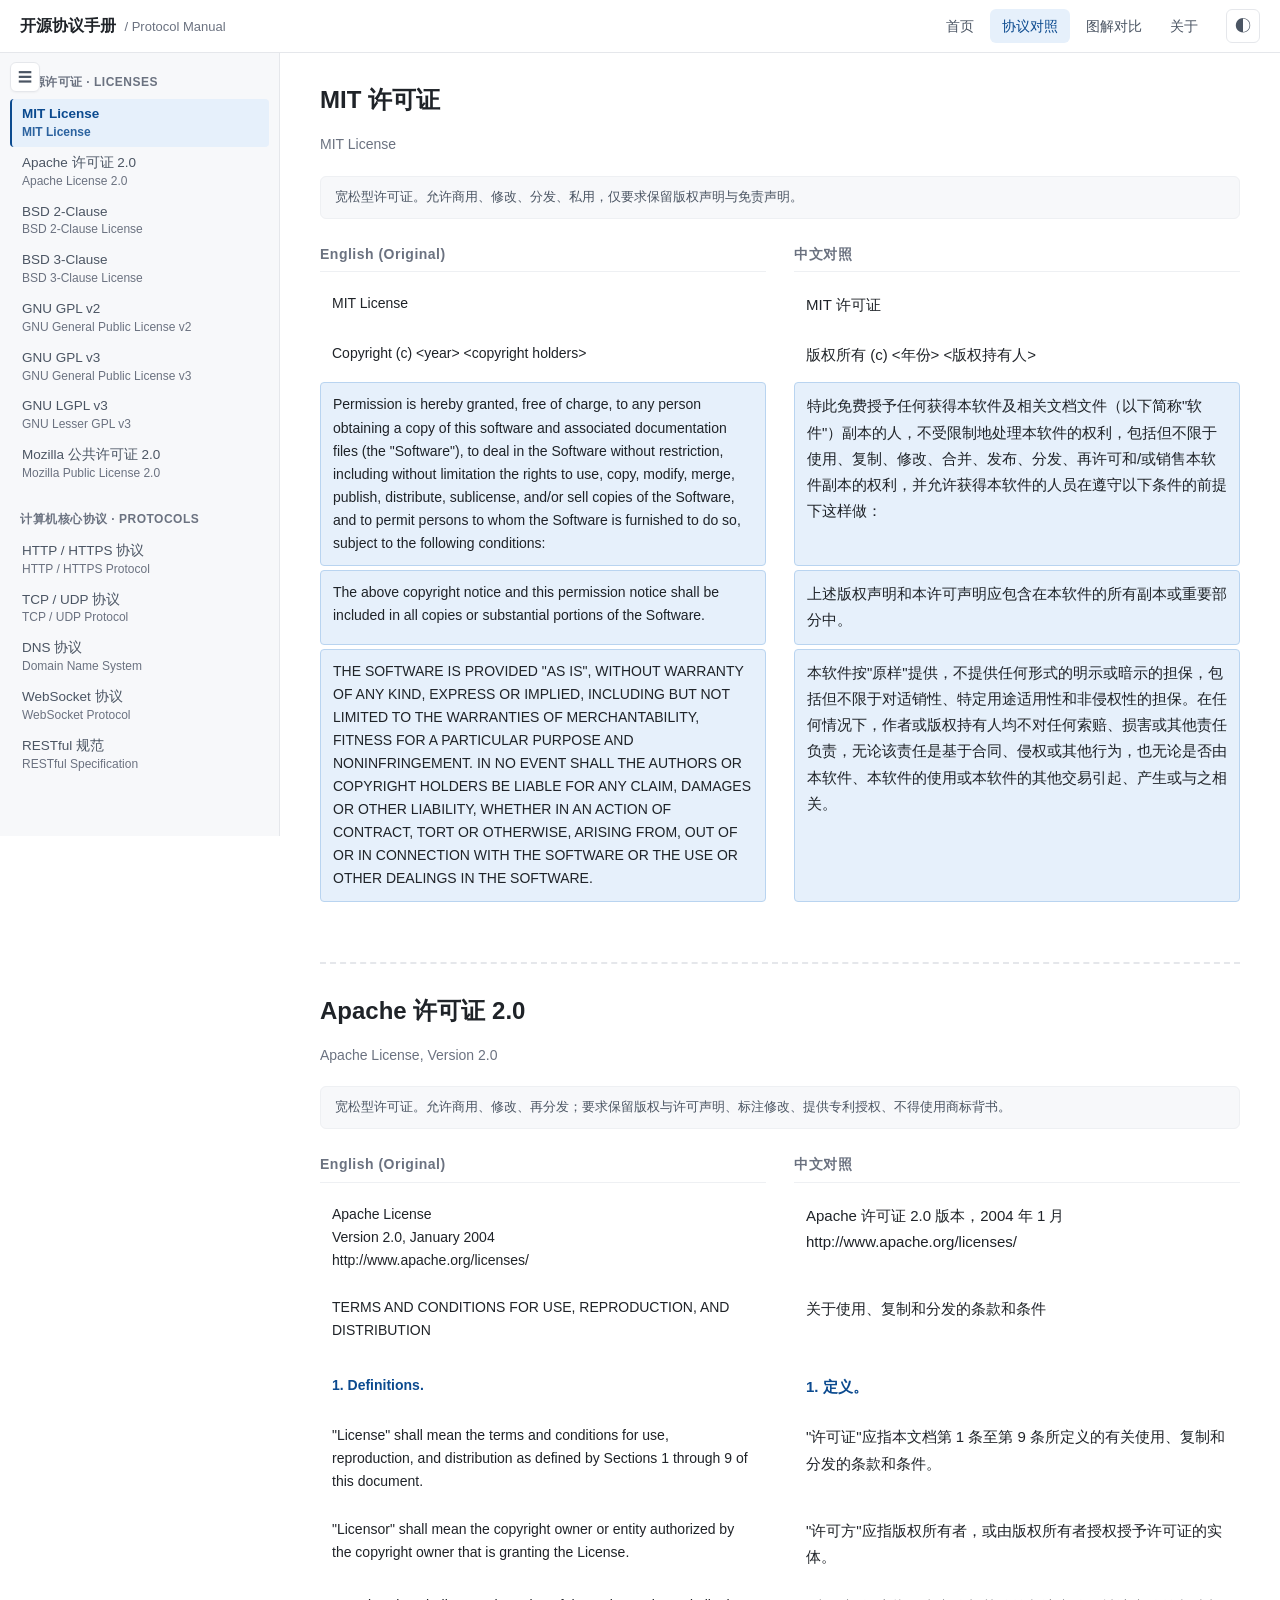
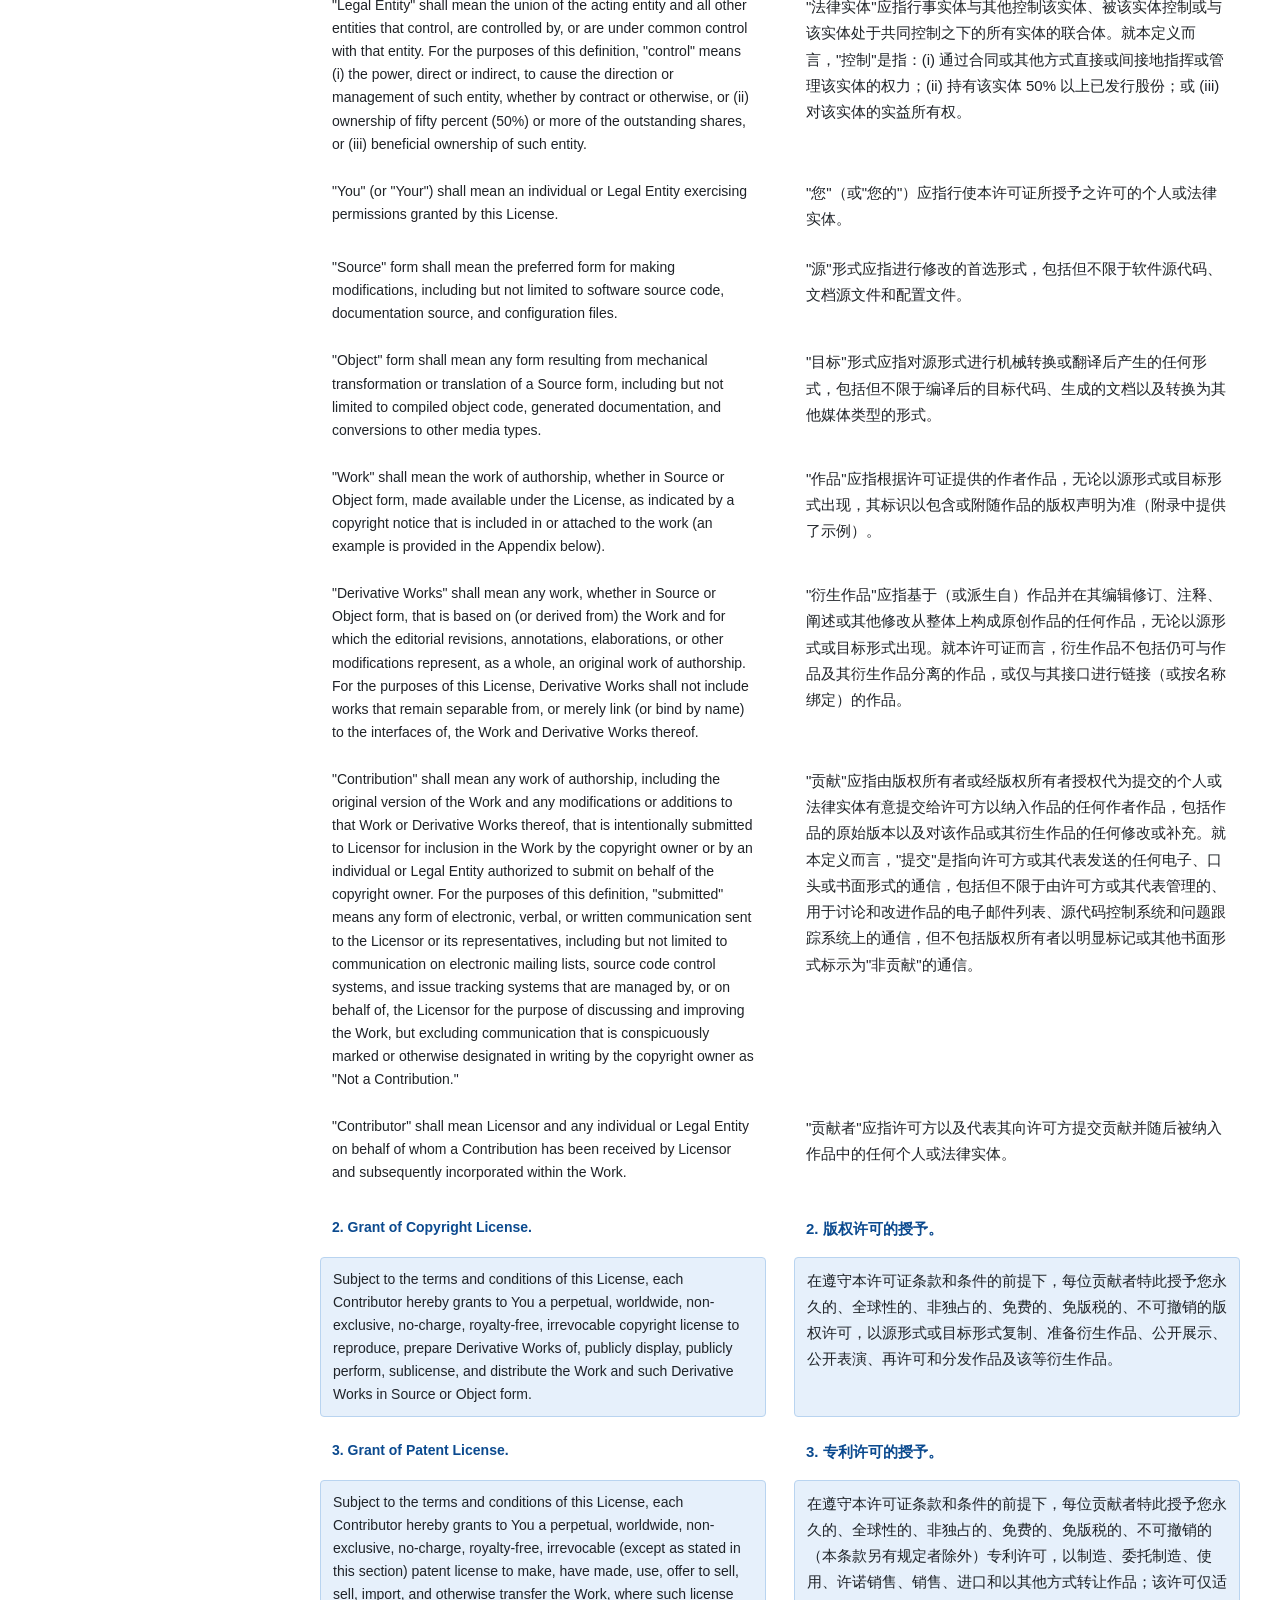
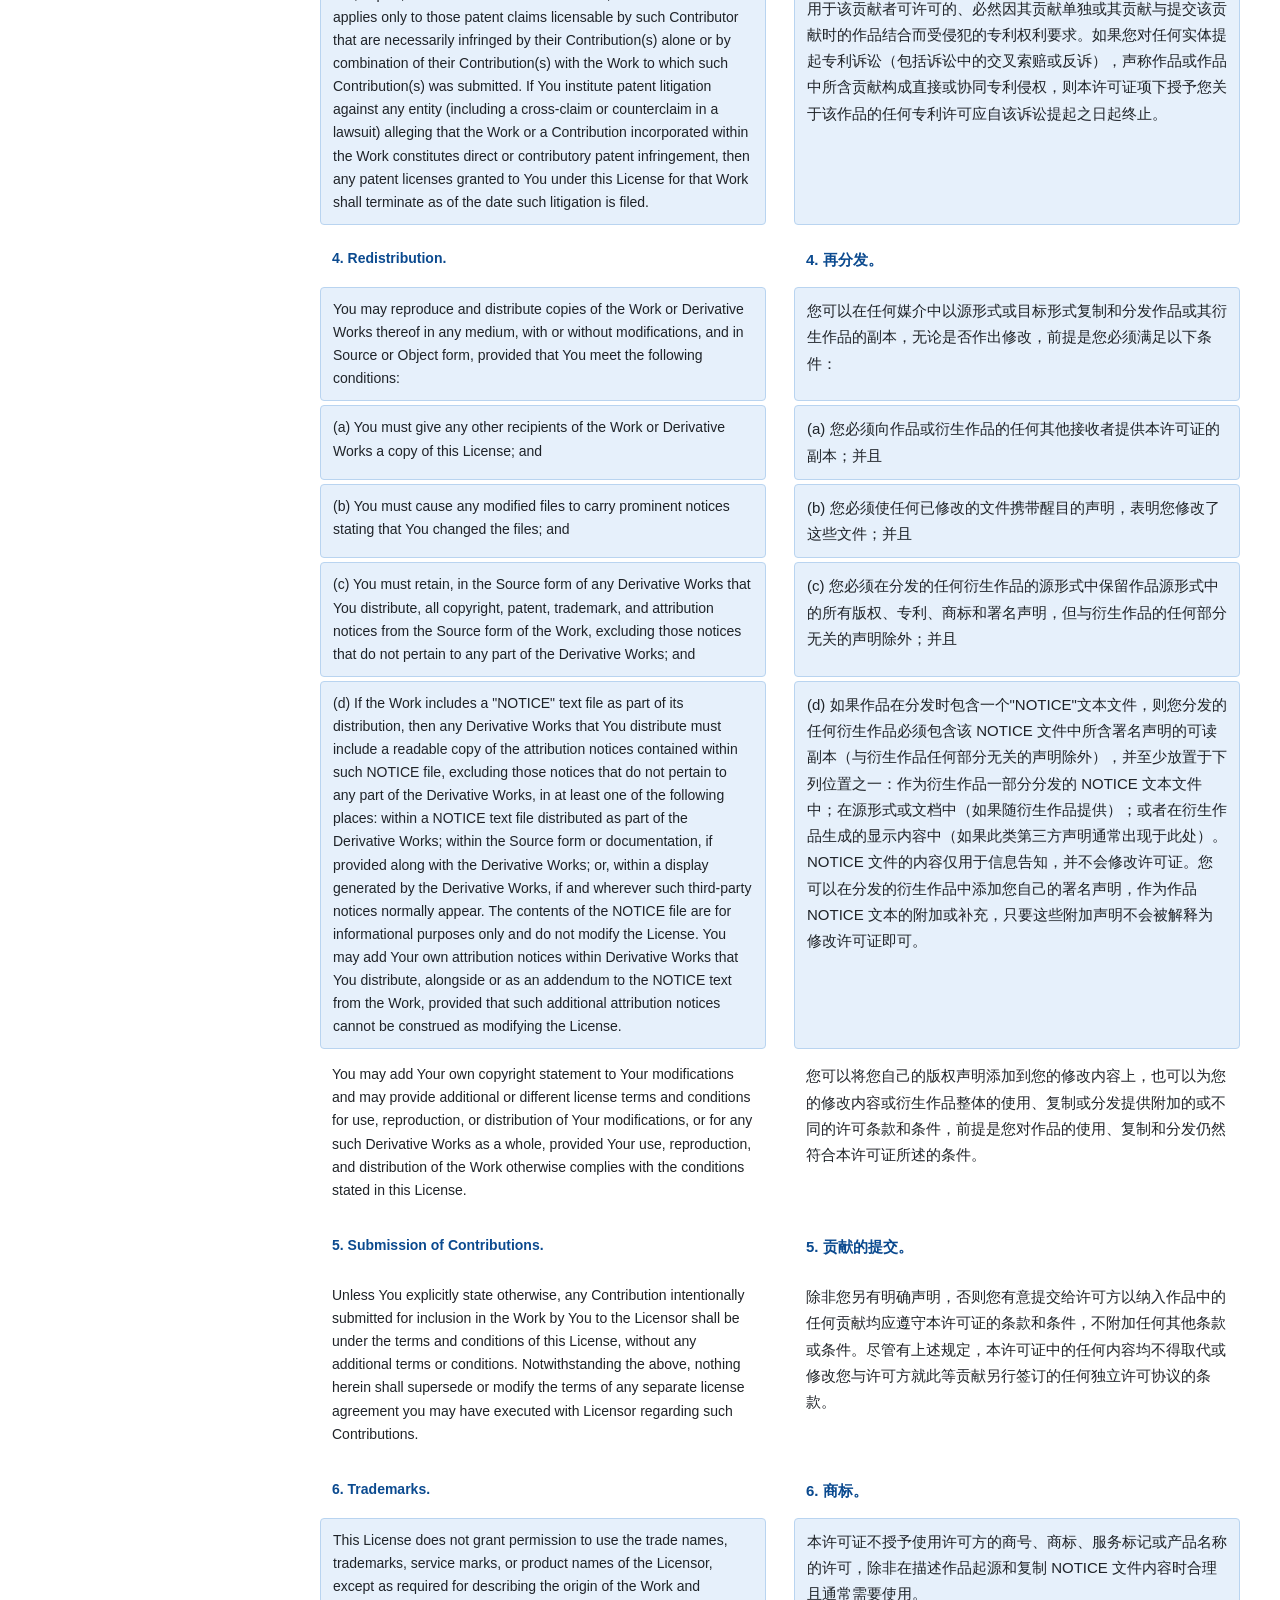
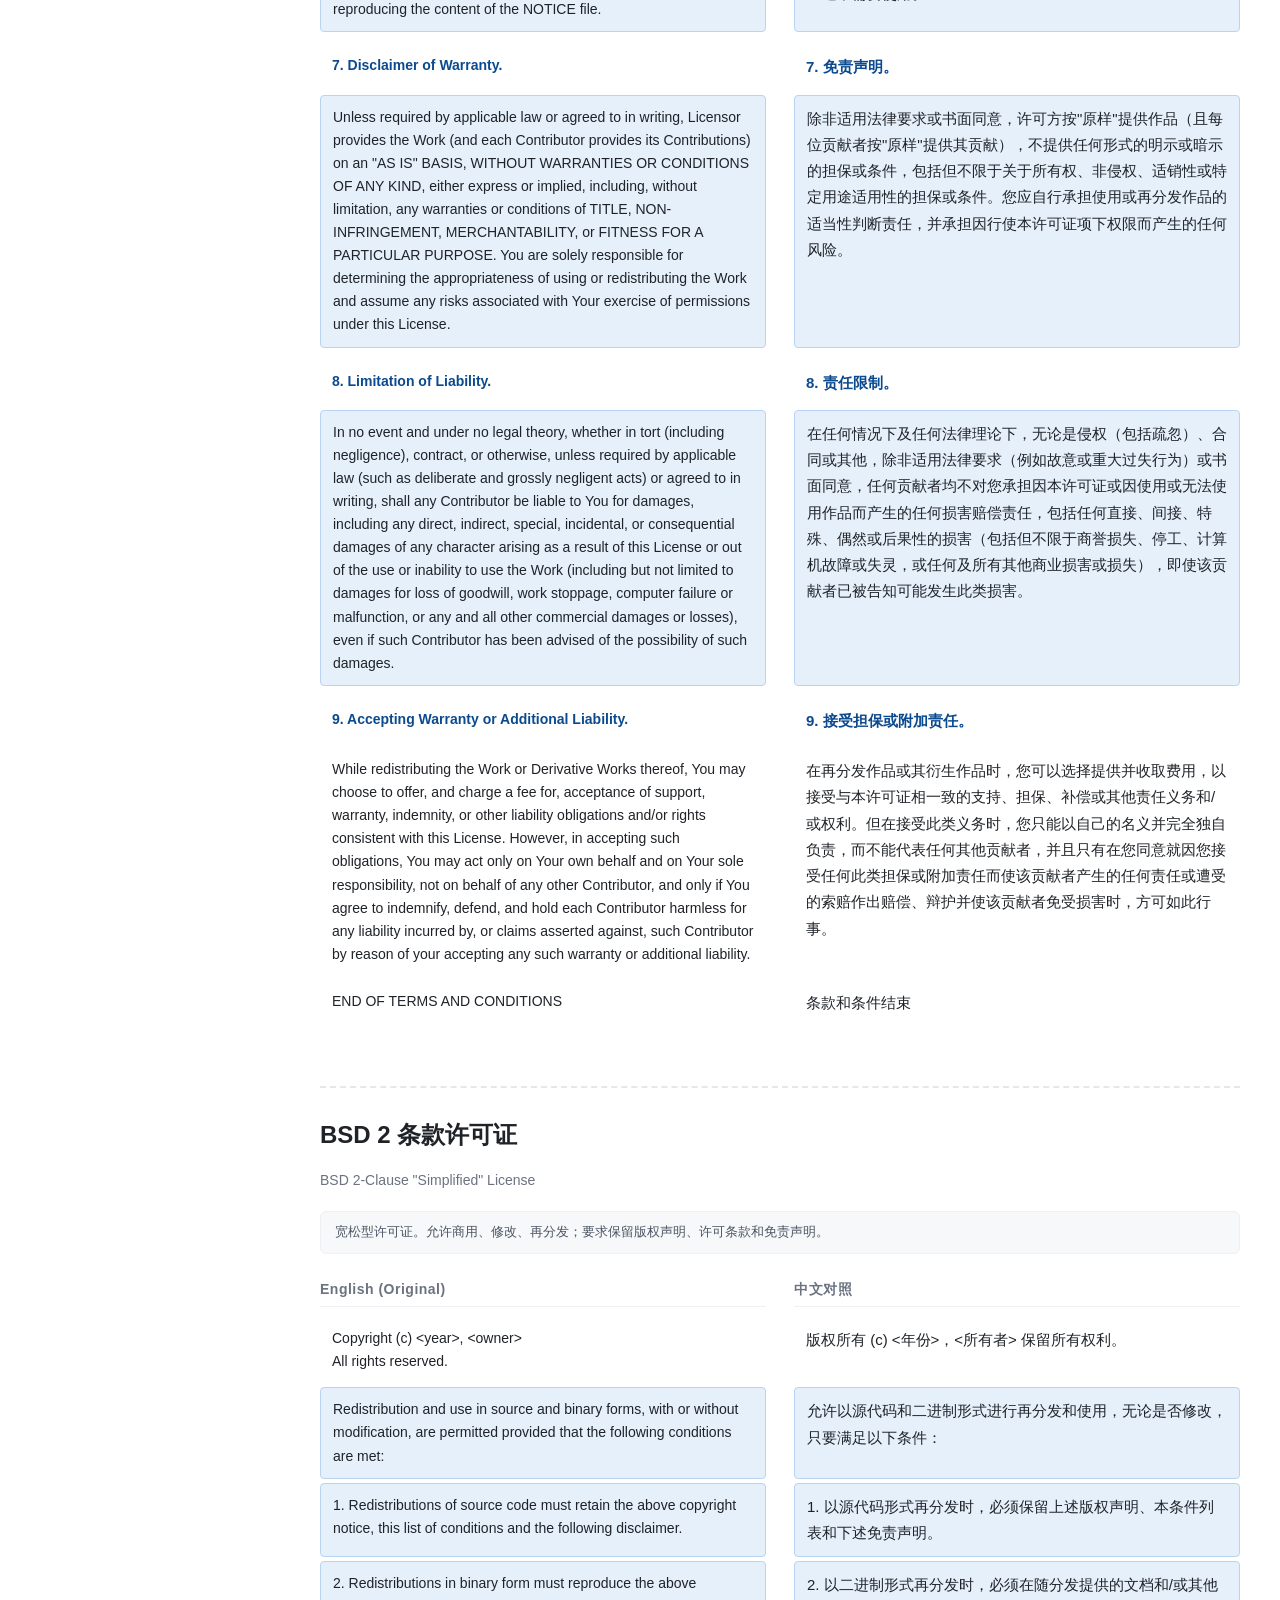
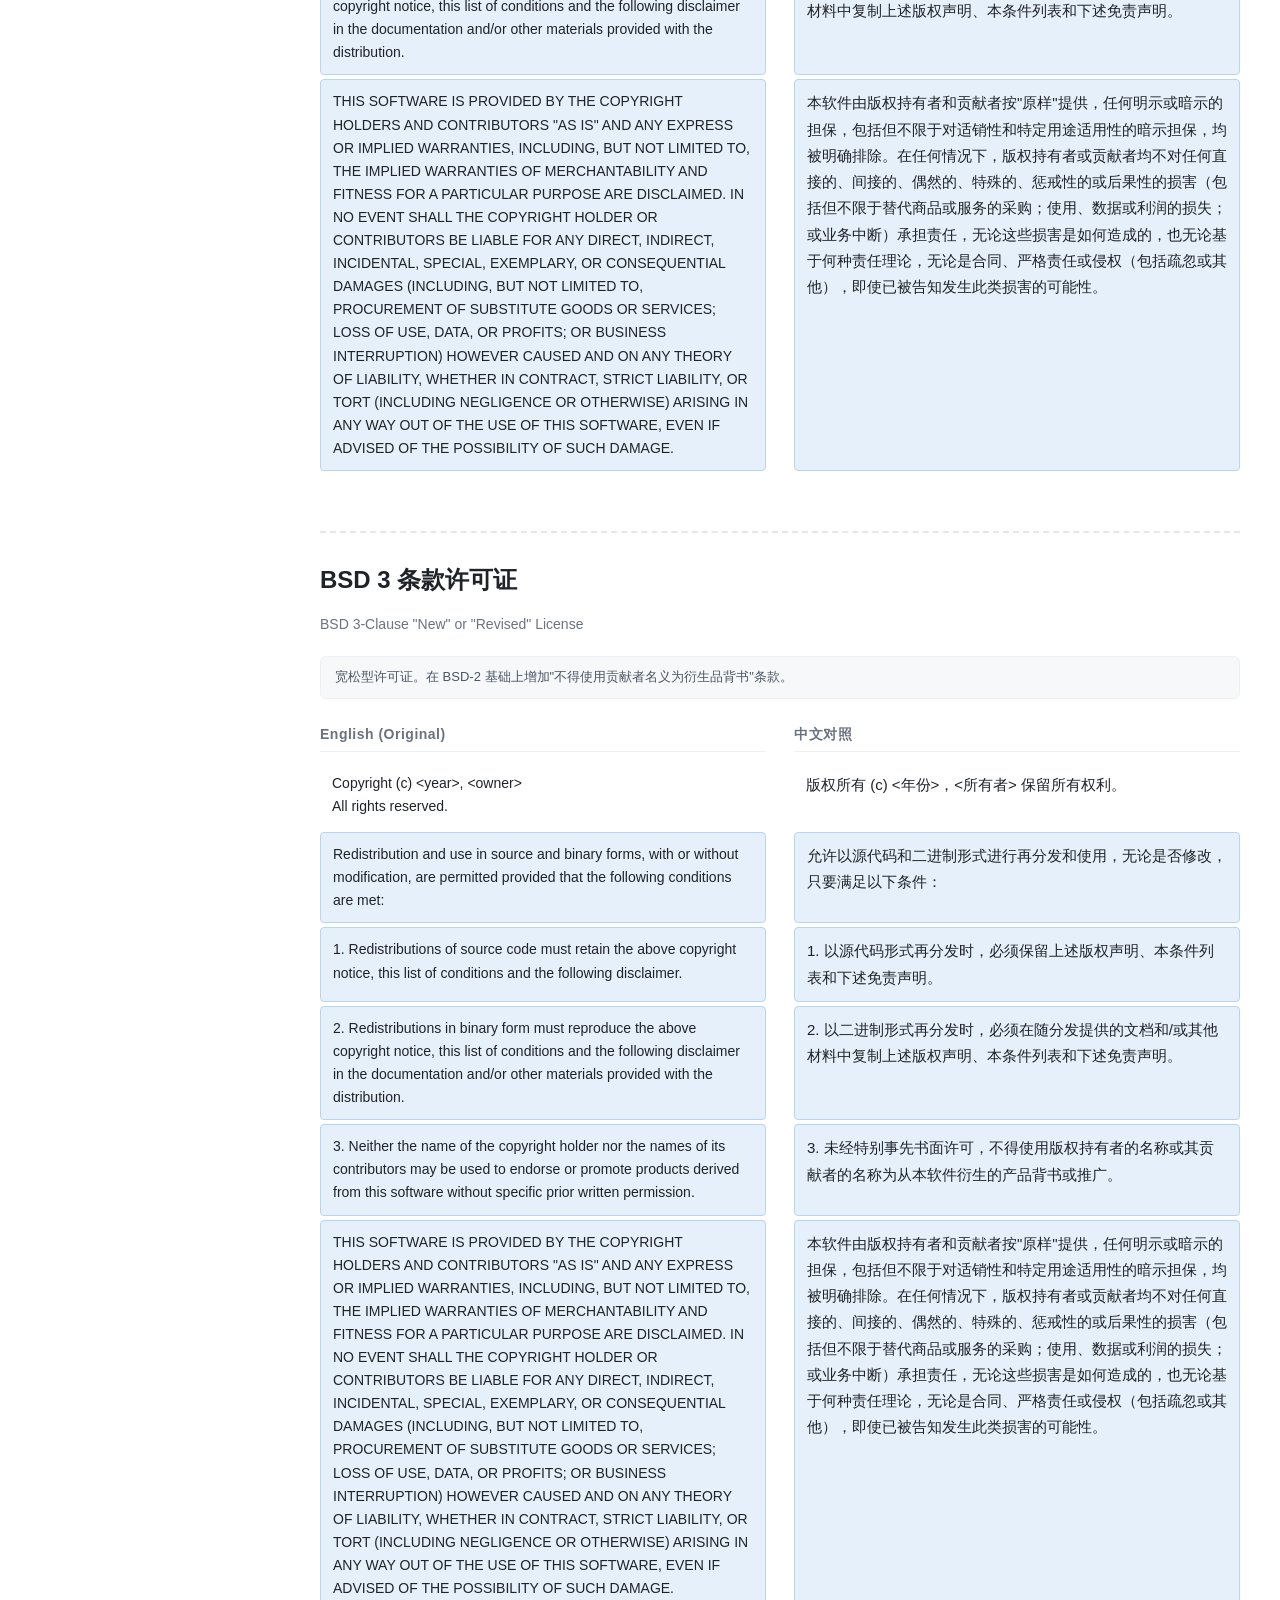
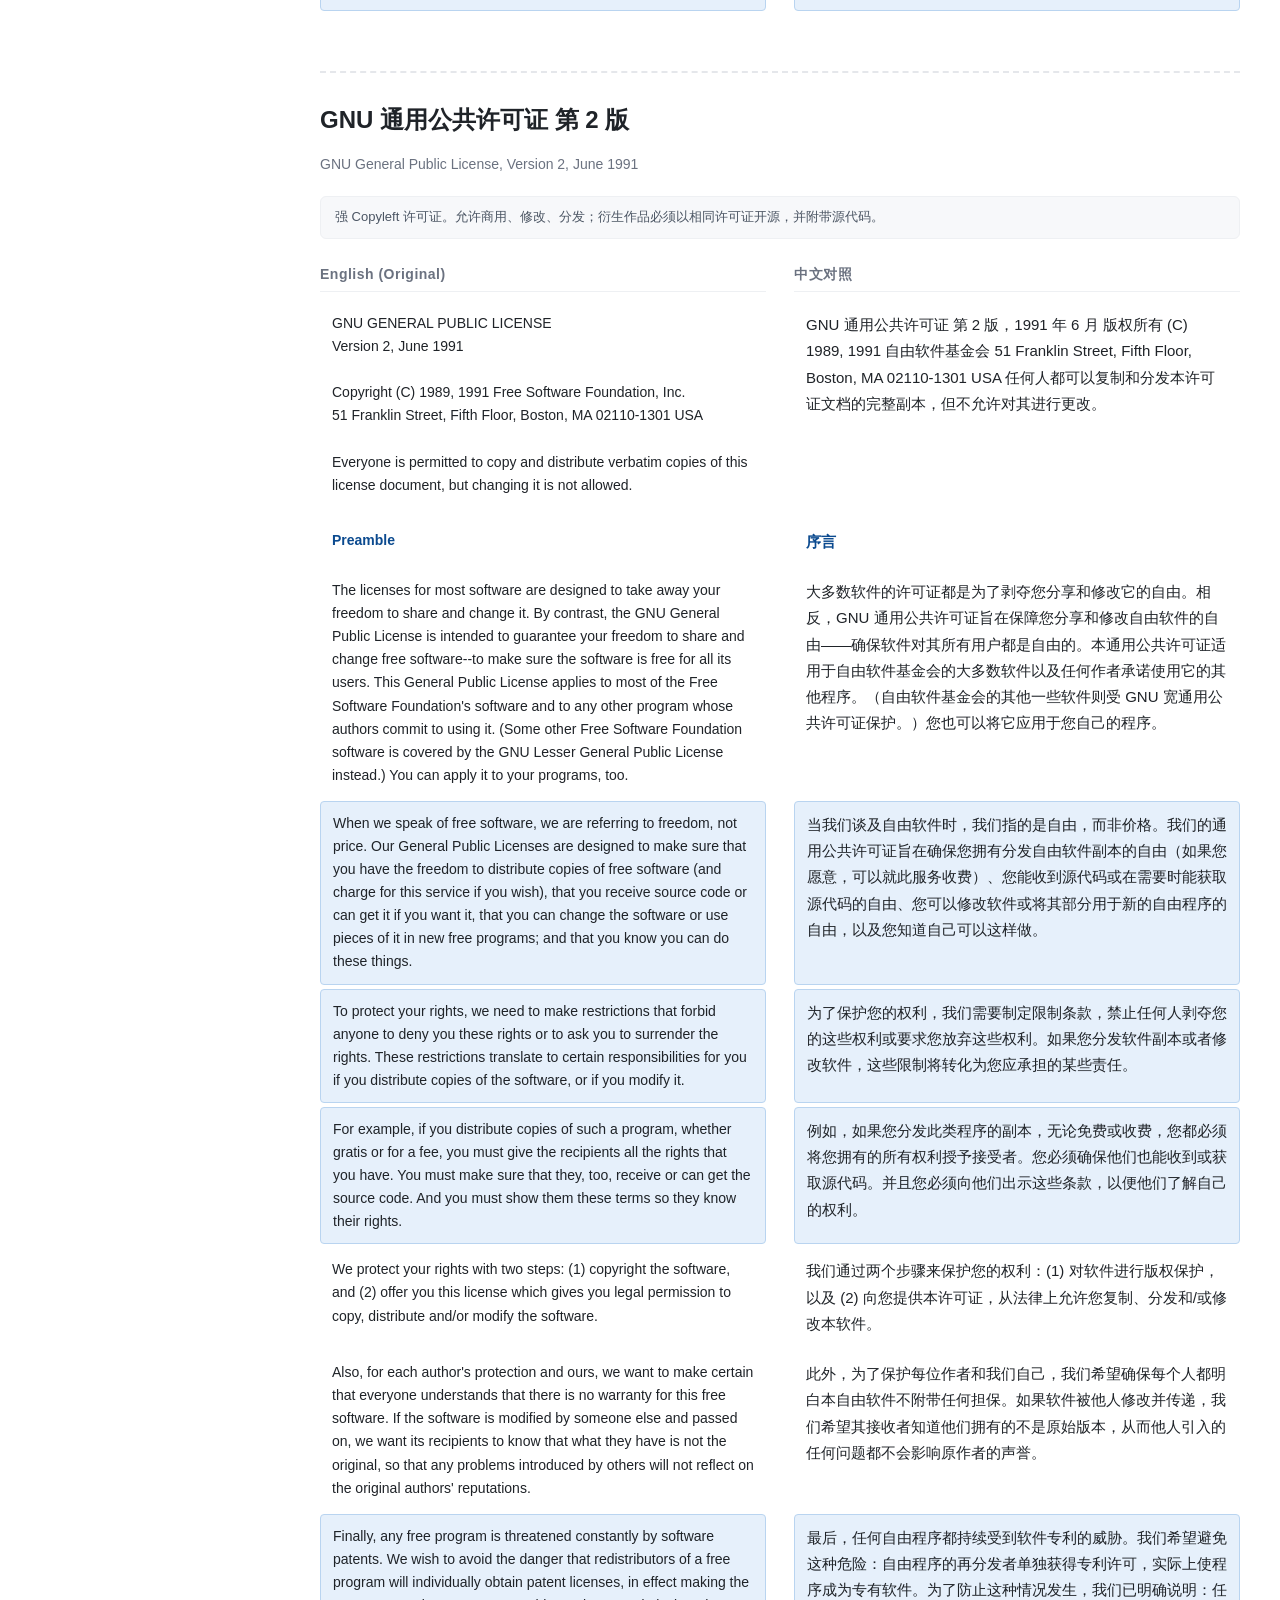
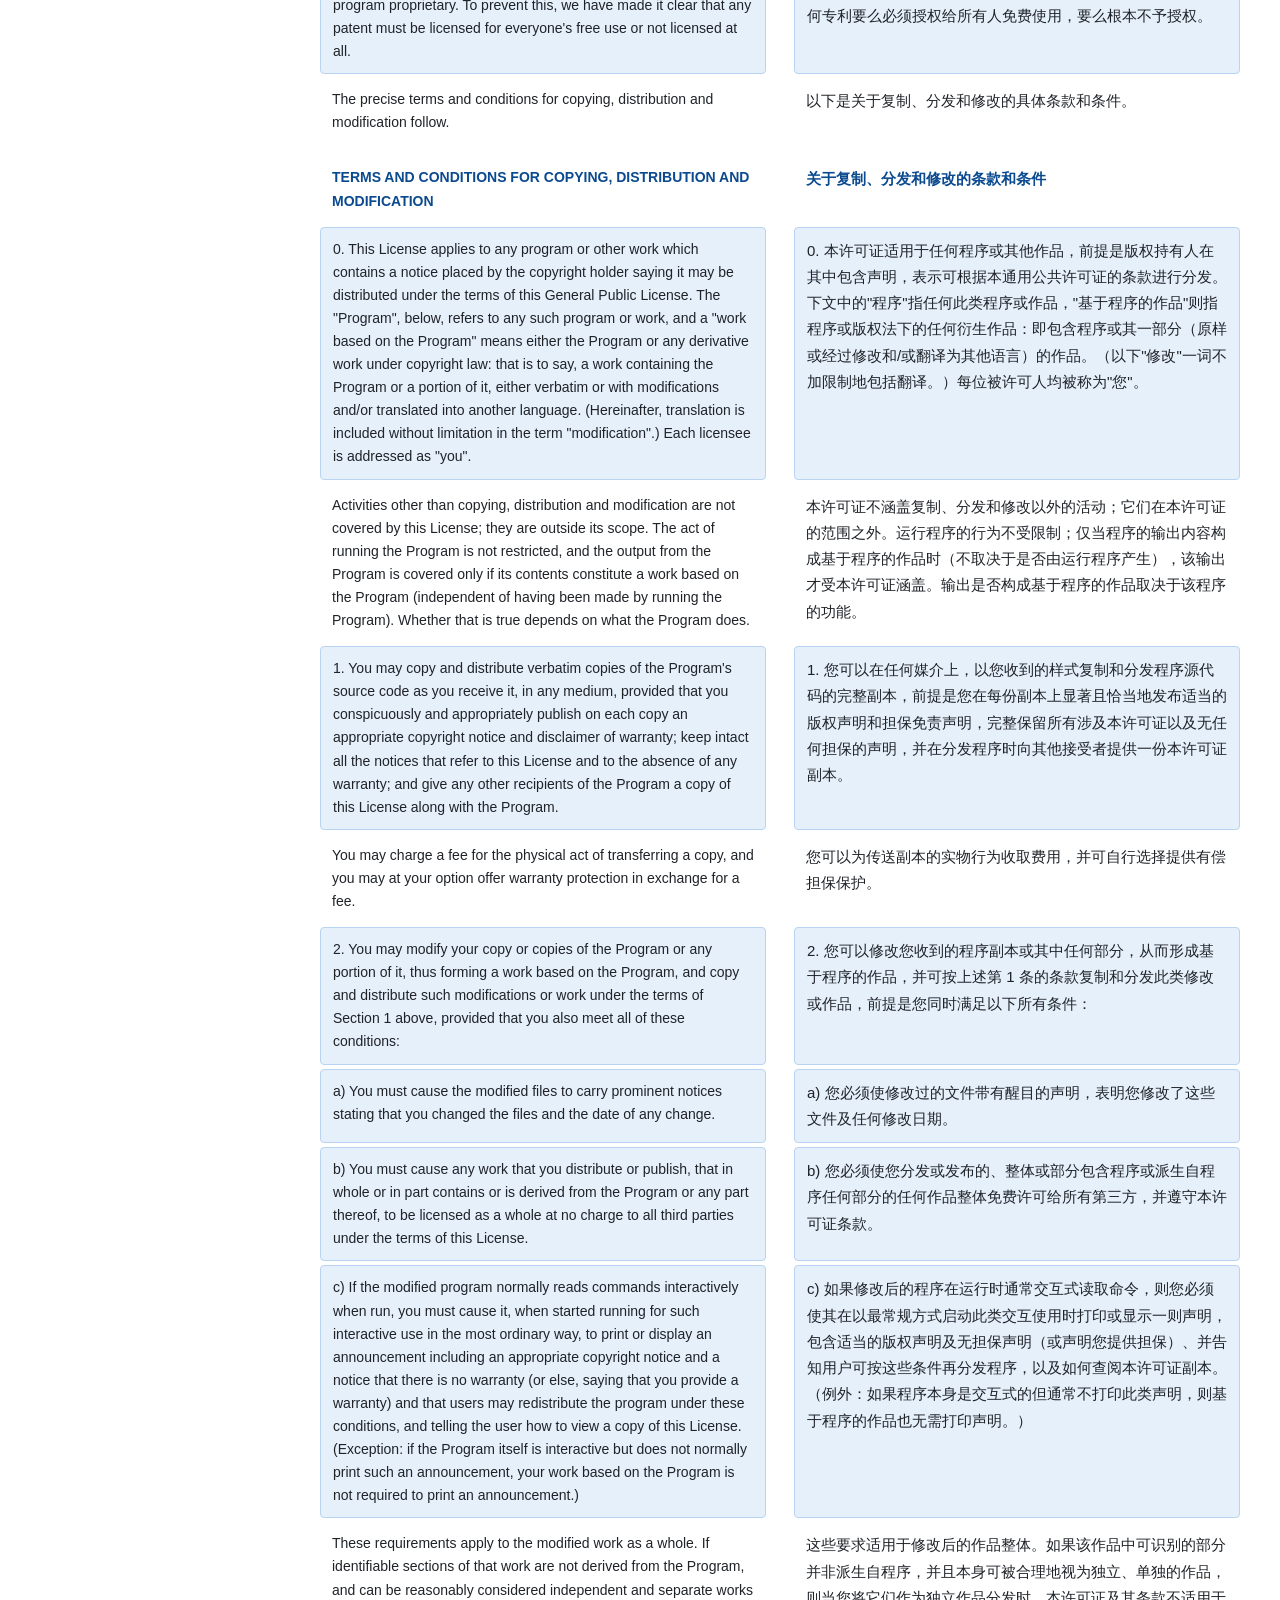
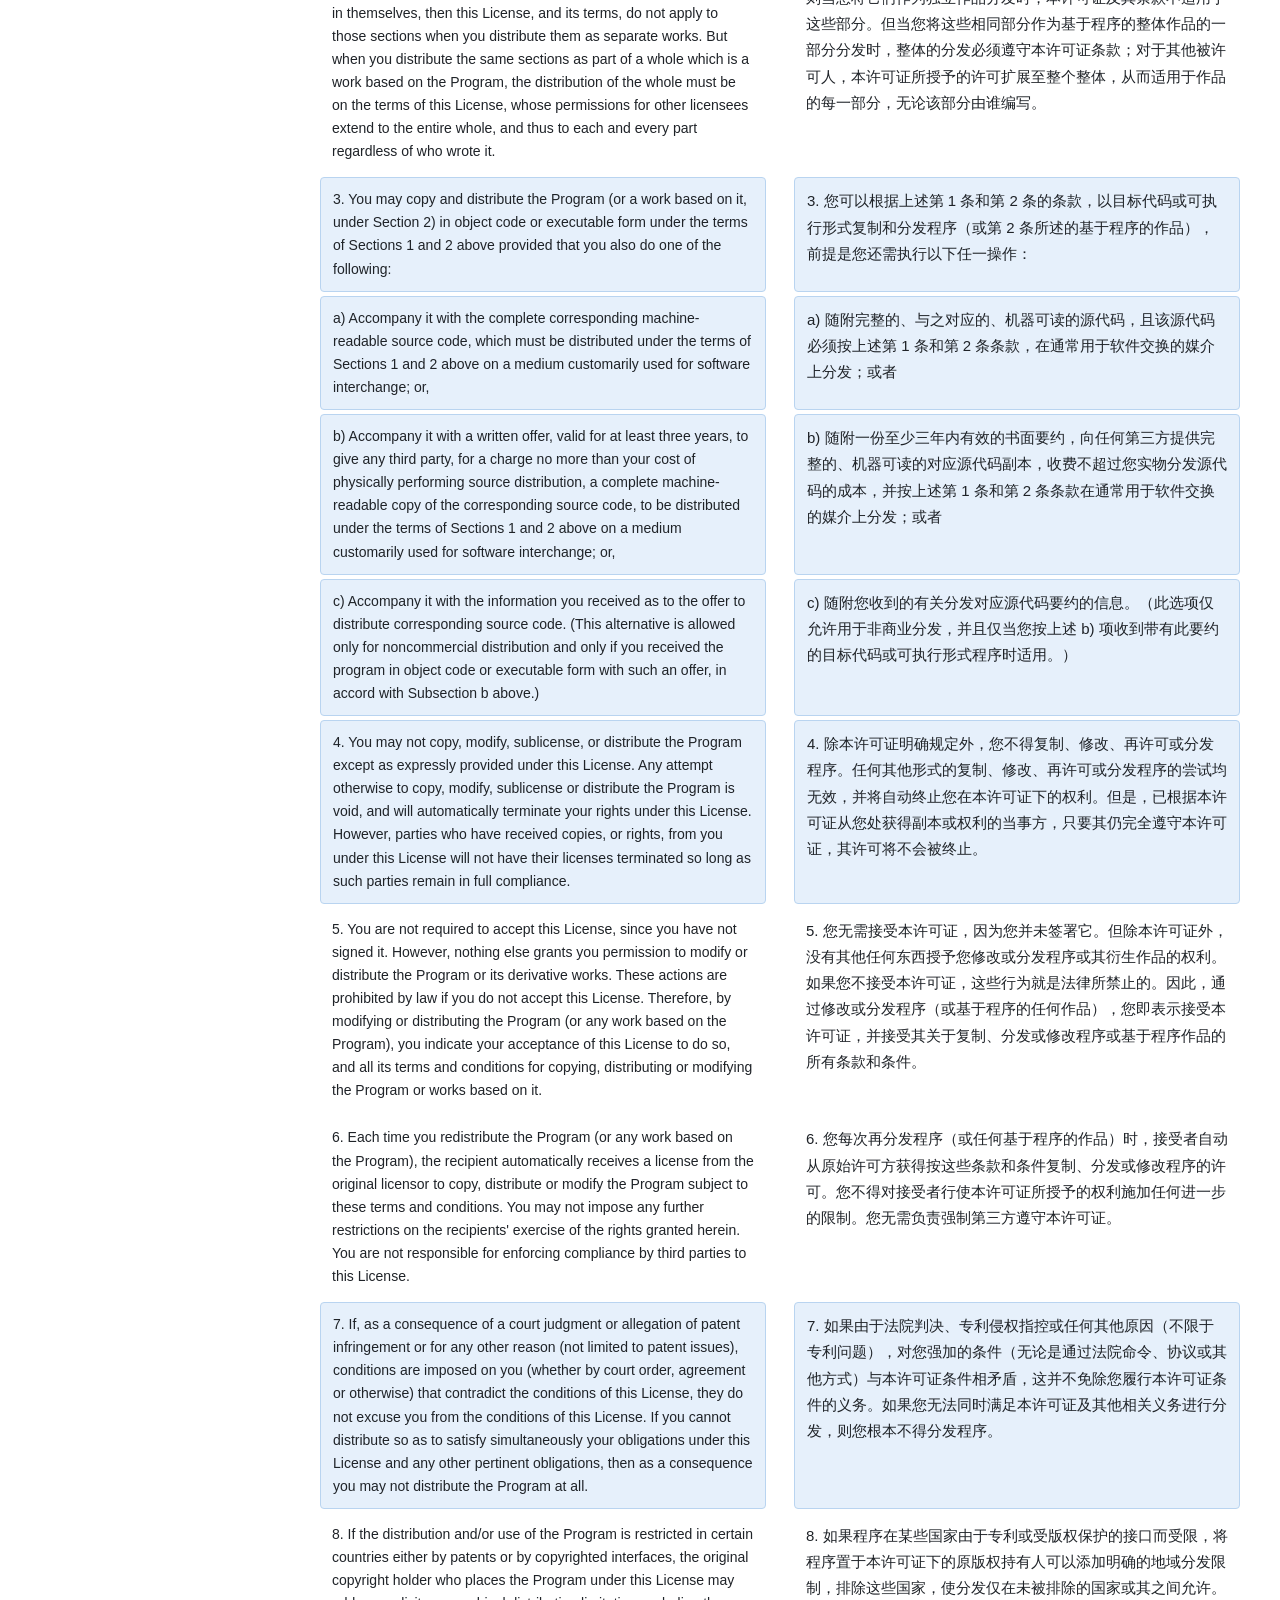
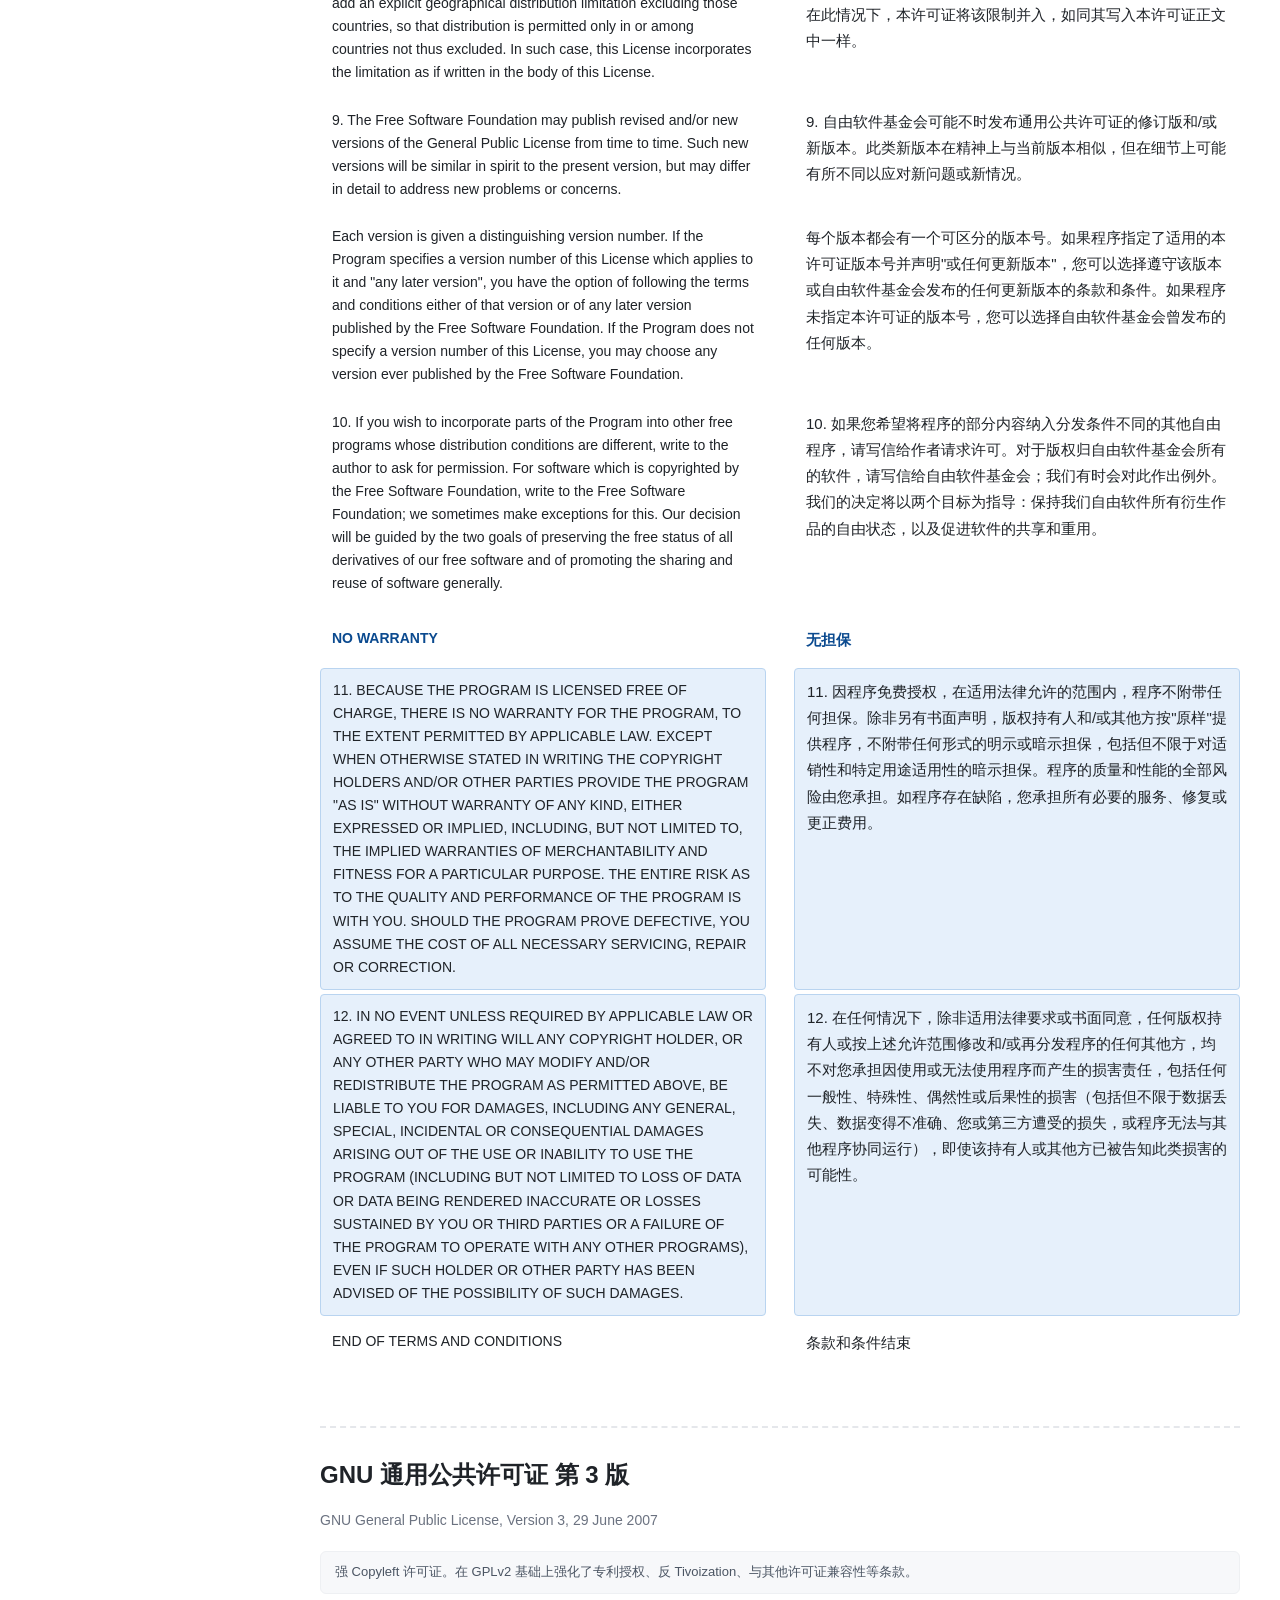
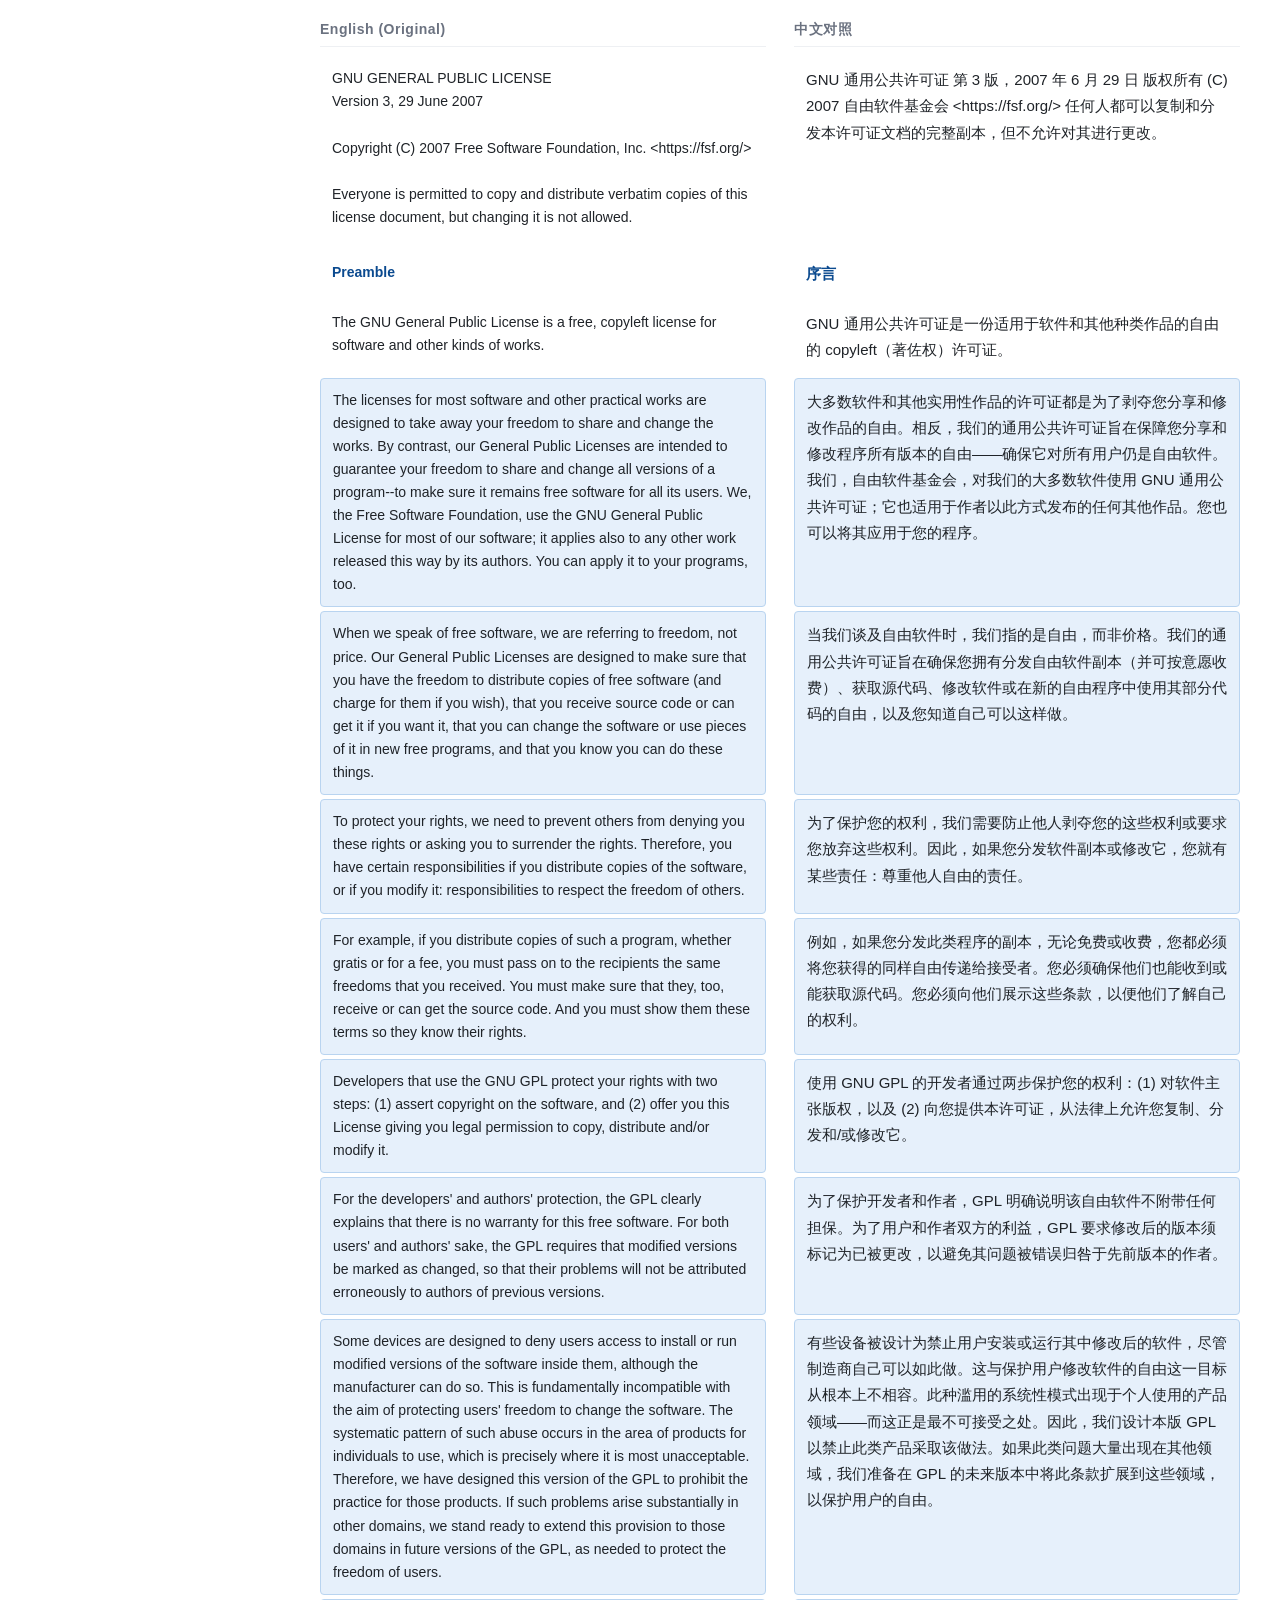
<file: reader.html>
<!DOCTYPE html>
<html lang="zh-CN">
<head>
  <meta charset="UTF-8">
  <meta name="viewport" content="width=device-width, initial-scale=1.0">
  <title>协议对照 - 开源协议手册</title>
  <link rel="stylesheet" href="css/style.css">
</head>
<body>
  <header class="topbar">
    <div class="topbar-inner">
      <a class="brand" href="index.html">开源协议手册 <span class="brand-sub">/ Protocol Manual</span></a>
      <nav class="topnav">
        <a href="index.html">首页</a>
        <a href="reader.html" class="active">协议对照</a>
        <a href="compare.html">图解对比</a>
        <a href="about.html">关于</a>
      </nav>
      <button id="themeToggle" class="theme-toggle" aria-label="切换深浅色模式" title="切换深浅色模式">◐</button>
    </div>
  </header>

  <button id="sidebarToggle" class="sidebar-toggle" aria-label="折叠/展开侧边栏" title="折叠/展开侧边栏">☰</button>

  <div class="reader-root">
    <!-- 侧边栏 -->
    <aside class="sidebar" aria-label="目录">
      <div class="sidebar-group">
        <div class="sidebar-group-title">开源许可证 · Licenses</div>
        <a class="nav-item" href="#mit" data-target="mit">MIT License<span class="en">MIT License</span></a>
        <a class="nav-item" href="#apache-2.0" data-target="apache-2.0">Apache 许可证 2.0<span class="en">Apache License 2.0</span></a>
        <a class="nav-item" href="#bsd-2" data-target="bsd-2">BSD 2-Clause<span class="en">BSD 2-Clause License</span></a>
        <a class="nav-item" href="#bsd-3" data-target="bsd-3">BSD 3-Clause<span class="en">BSD 3-Clause License</span></a>
        <a class="nav-item" href="#gpl-2" data-target="gpl-2">GNU GPL v2<span class="en">GNU General Public License v2</span></a>
        <a class="nav-item" href="#gpl-3" data-target="gpl-3">GNU GPL v3<span class="en">GNU General Public License v3</span></a>
        <a class="nav-item" href="#lgpl-3" data-target="lgpl-3">GNU LGPL v3<span class="en">GNU Lesser GPL v3</span></a>
        <a class="nav-item" href="#mpl-2" data-target="mpl-2">Mozilla 公共许可证 2.0<span class="en">Mozilla Public License 2.0</span></a>
      </div>
      <div class="sidebar-group">
        <div class="sidebar-group-title">计算机核心协议 · Protocols</div>
        <a class="nav-item" href="#http" data-target="http">HTTP / HTTPS 协议<span class="en">HTTP / HTTPS Protocol</span></a>
        <a class="nav-item" href="#tcp-udp" data-target="tcp-udp">TCP / UDP 协议<span class="en">TCP / UDP Protocol</span></a>
        <a class="nav-item" href="#dns" data-target="dns">DNS 协议<span class="en">Domain Name System</span></a>
        <a class="nav-item" href="#websocket" data-target="websocket">WebSocket 协议<span class="en">WebSocket Protocol</span></a>
        <a class="nav-item" href="#rest" data-target="rest">RESTful 规范<span class="en">RESTful Specification</span></a>
      </div>
    </aside>

    <!-- 正文 -->
    <main class="content">

      <!-- ============ MIT License ============ -->
      <section class="doc-section" id="mit">
        <h2 class="doc-title">MIT 许可证</h2>
        <p class="doc-subtitle">MIT License</p>
        <div class="doc-meta">宽松型许可证。允许商用、修改、分发、私用，仅要求保留版权声明与免责声明。</div>
        <div class="bilingual">
          <div class="col en"><h3>English (Original)</h3></div>
          <div class="col zh"><h3>中文对照</h3></div>

          <div class="row">
            <div class="en-para">MIT License</div>
            <div class="zh-para">MIT 许可证</div>
          </div>
          <div class="row">
            <div class="en-para">Copyright (c) &lt;year&gt; &lt;copyright holders&gt;</div>
            <div class="zh-para">版权所有 (c) &lt;年份&gt; &lt;版权持有人&gt;</div>
          </div>
          <div class="row hl">
            <div class="en-para">Permission is hereby granted, free of charge, to any person obtaining a copy of this software and associated documentation files (the "Software"), to deal in the Software without restriction, including without limitation the rights to use, copy, modify, merge, publish, distribute, sublicense, and/or sell copies of the Software, and to permit persons to whom the Software is furnished to do so, subject to the following conditions:</div>
            <div class="zh-para">特此免费授予任何获得本软件及相关文档文件（以下简称"软件"）副本的人，不受限制地处理本软件的权利，包括但不限于使用、复制、修改、合并、发布、分发、再许可和/或销售本软件副本的权利，并允许获得本软件的人员在遵守以下条件的前提下这样做：</div>
          </div>
          <div class="row hl">
            <div class="en-para">The above copyright notice and this permission notice shall be included in all copies or substantial portions of the Software.</div>
            <div class="zh-para">上述版权声明和本许可声明应包含在本软件的所有副本或重要部分中。</div>
          </div>
          <div class="row hl">
            <div class="en-para">THE SOFTWARE IS PROVIDED "AS IS", WITHOUT WARRANTY OF ANY KIND, EXPRESS OR IMPLIED, INCLUDING BUT NOT LIMITED TO THE WARRANTIES OF MERCHANTABILITY, FITNESS FOR A PARTICULAR PURPOSE AND NONINFRINGEMENT. IN NO EVENT SHALL THE AUTHORS OR COPYRIGHT HOLDERS BE LIABLE FOR ANY CLAIM, DAMAGES OR OTHER LIABILITY, WHETHER IN AN ACTION OF CONTRACT, TORT OR OTHERWISE, ARISING FROM, OUT OF OR IN CONNECTION WITH THE SOFTWARE OR THE USE OR OTHER DEALINGS IN THE SOFTWARE.</div>
            <div class="zh-para">本软件按"原样"提供，不提供任何形式的明示或暗示的担保，包括但不限于对适销性、特定用途适用性和非侵权性的担保。在任何情况下，作者或版权持有人均不对任何索赔、损害或其他责任负责，无论该责任是基于合同、侵权或其他行为，也无论是否由本软件、本软件的使用或本软件的其他交易引起、产生或与之相关。</div>
          </div>
        </div>
      </section>

      <!-- ============ Apache 2.0 ============ -->
      <section class="doc-section" id="apache-2.0">
        <h2 class="doc-title">Apache 许可证 2.0</h2>
        <p class="doc-subtitle">Apache License, Version 2.0</p>
        <div class="doc-meta">宽松型许可证。允许商用、修改、再分发；要求保留版权与许可声明、标注修改、提供专利授权、不得使用商标背书。</div>
        <div class="bilingual">
          <div class="col en"><h3>English (Original)</h3></div>
          <div class="col zh"><h3>中文对照</h3></div>

          <div class="row">
            <div class="en-para">Apache License
Version 2.0, January 2004
http://www.apache.org/licenses/</div>
            <div class="zh-para">Apache 许可证
2.0 版本，2004 年 1 月
http://www.apache.org/licenses/</div>
          </div>
          <div class="row">
            <div class="en-para">TERMS AND CONDITIONS FOR USE, REPRODUCTION, AND DISTRIBUTION</div>
            <div class="zh-para">关于使用、复制和分发的条款和条件</div>
          </div>

          <div class="row heading">
            <div class="en-para">1. Definitions.</div>
            <div class="zh-para">1. 定义。</div>
          </div>
          <div class="row">
            <div class="en-para">"License" shall mean the terms and conditions for use, reproduction, and distribution as defined by Sections 1 through 9 of this document.</div>
            <div class="zh-para">"许可证"应指本文档第 1 条至第 9 条所定义的有关使用、复制和分发的条款和条件。</div>
          </div>
          <div class="row">
            <div class="en-para">"Licensor" shall mean the copyright owner or entity authorized by the copyright owner that is granting the License.</div>
            <div class="zh-para">"许可方"应指版权所有者，或由版权所有者授权授予许可证的实体。</div>
          </div>
          <div class="row">
            <div class="en-para">"Legal Entity" shall mean the union of the acting entity and all other entities that control, are controlled by, or are under common control with that entity. For the purposes of this definition, "control" means (i) the power, direct or indirect, to cause the direction or management of such entity, whether by contract or otherwise, or (ii) ownership of fifty percent (50%) or more of the outstanding shares, or (iii) beneficial ownership of such entity.</div>
            <div class="zh-para">"法律实体"应指行事实体与其他控制该实体、被该实体控制或与该实体处于共同控制之下的所有实体的联合体。就本定义而言，"控制"是指：(i) 通过合同或其他方式直接或间接地指挥或管理该实体的权力；(ii) 持有该实体 50% 以上已发行股份；或 (iii) 对该实体的实益所有权。</div>
          </div>
          <div class="row">
            <div class="en-para">"You" (or "Your") shall mean an individual or Legal Entity exercising permissions granted by this License.</div>
            <div class="zh-para">"您"（或"您的"）应指行使本许可证所授予之许可的个人或法律实体。</div>
          </div>
          <div class="row">
            <div class="en-para">"Source" form shall mean the preferred form for making modifications, including but not limited to software source code, documentation source, and configuration files.</div>
            <div class="zh-para">"源"形式应指进行修改的首选形式，包括但不限于软件源代码、文档源文件和配置文件。</div>
          </div>
          <div class="row">
            <div class="en-para">"Object" form shall mean any form resulting from mechanical transformation or translation of a Source form, including but not limited to compiled object code, generated documentation, and conversions to other media types.</div>
            <div class="zh-para">"目标"形式应指对源形式进行机械转换或翻译后产生的任何形式，包括但不限于编译后的目标代码、生成的文档以及转换为其他媒体类型的形式。</div>
          </div>
          <div class="row">
            <div class="en-para">"Work" shall mean the work of authorship, whether in Source or Object form, made available under the License, as indicated by a copyright notice that is included in or attached to the work (an example is provided in the Appendix below).</div>
            <div class="zh-para">"作品"应指根据许可证提供的作者作品，无论以源形式或目标形式出现，其标识以包含或附随作品的版权声明为准（附录中提供了示例）。</div>
          </div>
          <div class="row">
            <div class="en-para">"Derivative Works" shall mean any work, whether in Source or Object form, that is based on (or derived from) the Work and for which the editorial revisions, annotations, elaborations, or other modifications represent, as a whole, an original work of authorship. For the purposes of this License, Derivative Works shall not include works that remain separable from, or merely link (or bind by name) to the interfaces of, the Work and Derivative Works thereof.</div>
            <div class="zh-para">"衍生作品"应指基于（或派生自）作品并在其编辑修订、注释、阐述或其他修改从整体上构成原创作品的任何作品，无论以源形式或目标形式出现。就本许可证而言，衍生作品不包括仍可与作品及其衍生作品分离的作品，或仅与其接口进行链接（或按名称绑定）的作品。</div>
          </div>
          <div class="row">
            <div class="en-para">"Contribution" shall mean any work of authorship, including the original version of the Work and any modifications or additions to that Work or Derivative Works thereof, that is intentionally submitted to Licensor for inclusion in the Work by the copyright owner or by an individual or Legal Entity authorized to submit on behalf of the copyright owner. For the purposes of this definition, "submitted" means any form of electronic, verbal, or written communication sent to the Licensor or its representatives, including but not limited to communication on electronic mailing lists, source code control systems, and issue tracking systems that are managed by, or on behalf of, the Licensor for the purpose of discussing and improving the Work, but excluding communication that is conspicuously marked or otherwise designated in writing by the copyright owner as "Not a Contribution."</div>
            <div class="zh-para">"贡献"应指由版权所有者或经版权所有者授权代为提交的个人或法律实体有意提交给许可方以纳入作品的任何作者作品，包括作品的原始版本以及对该作品或其衍生作品的任何修改或补充。就本定义而言，"提交"是指向许可方或其代表发送的任何电子、口头或书面形式的通信，包括但不限于由许可方或其代表管理的、用于讨论和改进作品的电子邮件列表、源代码控制系统和问题跟踪系统上的通信，但不包括版权所有者以明显标记或其他书面形式标示为"非贡献"的通信。</div>
          </div>
          <div class="row">
            <div class="en-para">"Contributor" shall mean Licensor and any individual or Legal Entity on behalf of whom a Contribution has been received by Licensor and subsequently incorporated within the Work.</div>
            <div class="zh-para">"贡献者"应指许可方以及代表其向许可方提交贡献并随后被纳入作品中的任何个人或法律实体。</div>
          </div>

          <div class="row heading">
            <div class="en-para">2. Grant of Copyright License.</div>
            <div class="zh-para">2. 版权许可的授予。</div>
          </div>
          <div class="row hl">
            <div class="en-para">Subject to the terms and conditions of this License, each Contributor hereby grants to You a perpetual, worldwide, non-exclusive, no-charge, royalty-free, irrevocable copyright license to reproduce, prepare Derivative Works of, publicly display, publicly perform, sublicense, and distribute the Work and such Derivative Works in Source or Object form.</div>
            <div class="zh-para">在遵守本许可证条款和条件的前提下，每位贡献者特此授予您永久的、全球性的、非独占的、免费的、免版税的、不可撤销的版权许可，以源形式或目标形式复制、准备衍生作品、公开展示、公开表演、再许可和分发作品及该等衍生作品。</div>
          </div>

          <div class="row heading">
            <div class="en-para">3. Grant of Patent License.</div>
            <div class="zh-para">3. 专利许可的授予。</div>
          </div>
          <div class="row hl">
            <div class="en-para">Subject to the terms and conditions of this License, each Contributor hereby grants to You a perpetual, worldwide, non-exclusive, no-charge, royalty-free, irrevocable (except as stated in this section) patent license to make, have made, use, offer to sell, sell, import, and otherwise transfer the Work, where such license applies only to those patent claims licensable by such Contributor that are necessarily infringed by their Contribution(s) alone or by combination of their Contribution(s) with the Work to which such Contribution(s) was submitted. If You institute patent litigation against any entity (including a cross-claim or counterclaim in a lawsuit) alleging that the Work or a Contribution incorporated within the Work constitutes direct or contributory patent infringement, then any patent licenses granted to You under this License for that Work shall terminate as of the date such litigation is filed.</div>
            <div class="zh-para">在遵守本许可证条款和条件的前提下，每位贡献者特此授予您永久的、全球性的、非独占的、免费的、免版税的、不可撤销的（本条款另有规定者除外）专利许可，以制造、委托制造、使用、许诺销售、销售、进口和以其他方式转让作品；该许可仅适用于该贡献者可许可的、必然因其贡献单独或其贡献与提交该贡献时的作品结合而受侵犯的专利权利要求。如果您对任何实体提起专利诉讼（包括诉讼中的交叉索赔或反诉），声称作品或作品中所含贡献构成直接或协同专利侵权，则本许可证项下授予您关于该作品的任何专利许可应自该诉讼提起之日起终止。</div>
          </div>

          <div class="row heading">
            <div class="en-para">4. Redistribution.</div>
            <div class="zh-para">4. 再分发。</div>
          </div>
          <div class="row hl">
            <div class="en-para">You may reproduce and distribute copies of the Work or Derivative Works thereof in any medium, with or without modifications, and in Source or Object form, provided that You meet the following conditions:</div>
            <div class="zh-para">您可以在任何媒介中以源形式或目标形式复制和分发作品或其衍生作品的副本，无论是否作出修改，前提是您必须满足以下条件：</div>
          </div>
          <div class="row hl">
            <div class="en-para">(a) You must give any other recipients of the Work or Derivative Works a copy of this License; and</div>
            <div class="zh-para">(a) 您必须向作品或衍生作品的任何其他接收者提供本许可证的副本；并且</div>
          </div>
          <div class="row hl">
            <div class="en-para">(b) You must cause any modified files to carry prominent notices stating that You changed the files; and</div>
            <div class="zh-para">(b) 您必须使任何已修改的文件携带醒目的声明，表明您修改了这些文件；并且</div>
          </div>
          <div class="row hl">
            <div class="en-para">(c) You must retain, in the Source form of any Derivative Works that You distribute, all copyright, patent, trademark, and attribution notices from the Source form of the Work, excluding those notices that do not pertain to any part of the Derivative Works; and</div>
            <div class="zh-para">(c) 您必须在分发的任何衍生作品的源形式中保留作品源形式中的所有版权、专利、商标和署名声明，但与衍生作品的任何部分无关的声明除外；并且</div>
          </div>
          <div class="row hl">
            <div class="en-para">(d) If the Work includes a "NOTICE" text file as part of its distribution, then any Derivative Works that You distribute must include a readable copy of the attribution notices contained within such NOTICE file, excluding those notices that do not pertain to any part of the Derivative Works, in at least one of the following places: within a NOTICE text file distributed as part of the Derivative Works; within the Source form or documentation, if provided along with the Derivative Works; or, within a display generated by the Derivative Works, if and wherever such third-party notices normally appear. The contents of the NOTICE file are for informational purposes only and do not modify the License. You may add Your own attribution notices within Derivative Works that You distribute, alongside or as an addendum to the NOTICE text from the Work, provided that such additional attribution notices cannot be construed as modifying the License.</div>
            <div class="zh-para">(d) 如果作品在分发时包含一个"NOTICE"文本文件，则您分发的任何衍生作品必须包含该 NOTICE 文件中所含署名声明的可读副本（与衍生作品任何部分无关的声明除外），并至少放置于下列位置之一：作为衍生作品一部分分发的 NOTICE 文本文件中；在源形式或文档中（如果随衍生作品提供）；或者在衍生作品生成的显示内容中（如果此类第三方声明通常出现于此处）。NOTICE 文件的内容仅用于信息告知，并不会修改许可证。您可以在分发的衍生作品中添加您自己的署名声明，作为作品 NOTICE 文本的附加或补充，只要这些附加声明不会被解释为修改许可证即可。</div>
          </div>
          <div class="row">
            <div class="en-para">You may add Your own copyright statement to Your modifications and may provide additional or different license terms and conditions for use, reproduction, or distribution of Your modifications, or for any such Derivative Works as a whole, provided Your use, reproduction, and distribution of the Work otherwise complies with the conditions stated in this License.</div>
            <div class="zh-para">您可以将您自己的版权声明添加到您的修改内容上，也可以为您的修改内容或衍生作品整体的使用、复制或分发提供附加的或不同的许可条款和条件，前提是您对作品的使用、复制和分发仍然符合本许可证所述的条件。</div>
          </div>

          <div class="row heading">
            <div class="en-para">5. Submission of Contributions.</div>
            <div class="zh-para">5. 贡献的提交。</div>
          </div>
          <div class="row">
            <div class="en-para">Unless You explicitly state otherwise, any Contribution intentionally submitted for inclusion in the Work by You to the Licensor shall be under the terms and conditions of this License, without any additional terms or conditions. Notwithstanding the above, nothing herein shall supersede or modify the terms of any separate license agreement you may have executed with Licensor regarding such Contributions.</div>
            <div class="zh-para">除非您另有明确声明，否则您有意提交给许可方以纳入作品中的任何贡献均应遵守本许可证的条款和条件，不附加任何其他条款或条件。尽管有上述规定，本许可证中的任何内容均不得取代或修改您与许可方就此等贡献另行签订的任何独立许可协议的条款。</div>
          </div>

          <div class="row heading">
            <div class="en-para">6. Trademarks.</div>
            <div class="zh-para">6. 商标。</div>
          </div>
          <div class="row hl">
            <div class="en-para">This License does not grant permission to use the trade names, trademarks, service marks, or product names of the Licensor, except as required for describing the origin of the Work and reproducing the content of the NOTICE file.</div>
            <div class="zh-para">本许可证不授予使用许可方的商号、商标、服务标记或产品名称的许可，除非在描述作品起源和复制 NOTICE 文件内容时合理且通常需要使用。</div>
          </div>

          <div class="row heading">
            <div class="en-para">7. Disclaimer of Warranty.</div>
            <div class="zh-para">7. 免责声明。</div>
          </div>
          <div class="row hl">
            <div class="en-para">Unless required by applicable law or agreed to in writing, Licensor provides the Work (and each Contributor provides its Contributions) on an "AS IS" BASIS, WITHOUT WARRANTIES OR CONDITIONS OF ANY KIND, either express or implied, including, without limitation, any warranties or conditions of TITLE, NON-INFRINGEMENT, MERCHANTABILITY, or FITNESS FOR A PARTICULAR PURPOSE. You are solely responsible for determining the appropriateness of using or redistributing the Work and assume any risks associated with Your exercise of permissions under this License.</div>
            <div class="zh-para">除非适用法律要求或书面同意，许可方按"原样"提供作品（且每位贡献者按"原样"提供其贡献），不提供任何形式的明示或暗示的担保或条件，包括但不限于关于所有权、非侵权、适销性或特定用途适用性的担保或条件。您应自行承担使用或再分发作品的适当性判断责任，并承担因行使本许可证项下权限而产生的任何风险。</div>
          </div>

          <div class="row heading">
            <div class="en-para">8. Limitation of Liability.</div>
            <div class="zh-para">8. 责任限制。</div>
          </div>
          <div class="row hl">
            <div class="en-para">In no event and under no legal theory, whether in tort (including negligence), contract, or otherwise, unless required by applicable law (such as deliberate and grossly negligent acts) or agreed to in writing, shall any Contributor be liable to You for damages, including any direct, indirect, special, incidental, or consequential damages of any character arising as a result of this License or out of the use or inability to use the Work (including but not limited to damages for loss of goodwill, work stoppage, computer failure or malfunction, or any and all other commercial damages or losses), even if such Contributor has been advised of the possibility of such damages.</div>
            <div class="zh-para">在任何情况下及任何法律理论下，无论是侵权（包括疏忽）、合同或其他，除非适用法律要求（例如故意或重大过失行为）或书面同意，任何贡献者均不对您承担因本许可证或因使用或无法使用作品而产生的任何损害赔偿责任，包括任何直接、间接、特殊、偶然或后果性的损害（包括但不限于商誉损失、停工、计算机故障或失灵，或任何及所有其他商业损害或损失），即使该贡献者已被告知可能发生此类损害。</div>
          </div>

          <div class="row heading">
            <div class="en-para">9. Accepting Warranty or Additional Liability.</div>
            <div class="zh-para">9. 接受担保或附加责任。</div>
          </div>
          <div class="row">
            <div class="en-para">While redistributing the Work or Derivative Works thereof, You may choose to offer, and charge a fee for, acceptance of support, warranty, indemnity, or other liability obligations and/or rights consistent with this License. However, in accepting such obligations, You may act only on Your own behalf and on Your sole responsibility, not on behalf of any other Contributor, and only if You agree to indemnify, defend, and hold each Contributor harmless for any liability incurred by, or claims asserted against, such Contributor by reason of your accepting any such warranty or additional liability.</div>
            <div class="zh-para">在再分发作品或其衍生作品时，您可以选择提供并收取费用，以接受与本许可证相一致的支持、担保、补偿或其他责任义务和/或权利。但在接受此类义务时，您只能以自己的名义并完全独自负责，而不能代表任何其他贡献者，并且只有在您同意就因您接受任何此类担保或附加责任而使该贡献者产生的任何责任或遭受的索赔作出赔偿、辩护并使该贡献者免受损害时，方可如此行事。</div>
          </div>
          <div class="row">
            <div class="en-para">END OF TERMS AND CONDITIONS</div>
            <div class="zh-para">条款和条件结束</div>
          </div>
        </div>
      </section>

      <!-- ============ BSD 2-Clause ============ -->
      <section class="doc-section" id="bsd-2">
        <h2 class="doc-title">BSD 2 条款许可证</h2>
        <p class="doc-subtitle">BSD 2-Clause "Simplified" License</p>
        <div class="doc-meta">宽松型许可证。允许商用、修改、再分发；要求保留版权声明、许可条款和免责声明。</div>
        <div class="bilingual">
          <div class="col en"><h3>English (Original)</h3></div>
          <div class="col zh"><h3>中文对照</h3></div>

          <div class="row">
            <div class="en-para">Copyright (c) &lt;year&gt;, &lt;owner&gt;
All rights reserved.</div>
            <div class="zh-para">版权所有 (c) &lt;年份&gt;，&lt;所有者&gt;
保留所有权利。</div>
          </div>
          <div class="row hl">
            <div class="en-para">Redistribution and use in source and binary forms, with or without modification, are permitted provided that the following conditions are met:</div>
            <div class="zh-para">允许以源代码和二进制形式进行再分发和使用，无论是否修改，只要满足以下条件：</div>
          </div>
          <div class="row hl">
            <div class="en-para">1. Redistributions of source code must retain the above copyright notice, this list of conditions and the following disclaimer.</div>
            <div class="zh-para">1. 以源代码形式再分发时，必须保留上述版权声明、本条件列表和下述免责声明。</div>
          </div>
          <div class="row hl">
            <div class="en-para">2. Redistributions in binary form must reproduce the above copyright notice, this list of conditions and the following disclaimer in the documentation and/or other materials provided with the distribution.</div>
            <div class="zh-para">2. 以二进制形式再分发时，必须在随分发提供的文档和/或其他材料中复制上述版权声明、本条件列表和下述免责声明。</div>
          </div>
          <div class="row hl">
            <div class="en-para">THIS SOFTWARE IS PROVIDED BY THE COPYRIGHT HOLDERS AND CONTRIBUTORS "AS IS" AND ANY EXPRESS OR IMPLIED WARRANTIES, INCLUDING, BUT NOT LIMITED TO, THE IMPLIED WARRANTIES OF MERCHANTABILITY AND FITNESS FOR A PARTICULAR PURPOSE ARE DISCLAIMED. IN NO EVENT SHALL THE COPYRIGHT HOLDER OR CONTRIBUTORS BE LIABLE FOR ANY DIRECT, INDIRECT, INCIDENTAL, SPECIAL, EXEMPLARY, OR CONSEQUENTIAL DAMAGES (INCLUDING, BUT NOT LIMITED TO, PROCUREMENT OF SUBSTITUTE GOODS OR SERVICES; LOSS OF USE, DATA, OR PROFITS; OR BUSINESS INTERRUPTION) HOWEVER CAUSED AND ON ANY THEORY OF LIABILITY, WHETHER IN CONTRACT, STRICT LIABILITY, OR TORT (INCLUDING NEGLIGENCE OR OTHERWISE) ARISING IN ANY WAY OUT OF THE USE OF THIS SOFTWARE, EVEN IF ADVISED OF THE POSSIBILITY OF SUCH DAMAGE.</div>
            <div class="zh-para">本软件由版权持有者和贡献者按"原样"提供，任何明示或暗示的担保，包括但不限于对适销性和特定用途适用性的暗示担保，均被明确排除。在任何情况下，版权持有者或贡献者均不对任何直接的、间接的、偶然的、特殊的、惩戒性的或后果性的损害（包括但不限于替代商品或服务的采购；使用、数据或利润的损失；或业务中断）承担责任，无论这些损害是如何造成的，也无论基于何种责任理论，无论是合同、严格责任或侵权（包括疏忽或其他），即使已被告知发生此类损害的可能性。</div>
          </div>
        </div>
      </section>

      <!-- ============ BSD 3-Clause ============ -->
      <section class="doc-section" id="bsd-3">
        <h2 class="doc-title">BSD 3 条款许可证</h2>
        <p class="doc-subtitle">BSD 3-Clause "New" or "Revised" License</p>
        <div class="doc-meta">宽松型许可证。在 BSD-2 基础上增加"不得使用贡献者名义为衍生品背书"条款。</div>
        <div class="bilingual">
          <div class="col en"><h3>English (Original)</h3></div>
          <div class="col zh"><h3>中文对照</h3></div>

          <div class="row">
            <div class="en-para">Copyright (c) &lt;year&gt;, &lt;owner&gt;
All rights reserved.</div>
            <div class="zh-para">版权所有 (c) &lt;年份&gt;，&lt;所有者&gt;
保留所有权利。</div>
          </div>
          <div class="row hl">
            <div class="en-para">Redistribution and use in source and binary forms, with or without modification, are permitted provided that the following conditions are met:</div>
            <div class="zh-para">允许以源代码和二进制形式进行再分发和使用，无论是否修改，只要满足以下条件：</div>
          </div>
          <div class="row hl">
            <div class="en-para">1. Redistributions of source code must retain the above copyright notice, this list of conditions and the following disclaimer.</div>
            <div class="zh-para">1. 以源代码形式再分发时，必须保留上述版权声明、本条件列表和下述免责声明。</div>
          </div>
          <div class="row hl">
            <div class="en-para">2. Redistributions in binary form must reproduce the above copyright notice, this list of conditions and the following disclaimer in the documentation and/or other materials provided with the distribution.</div>
            <div class="zh-para">2. 以二进制形式再分发时，必须在随分发提供的文档和/或其他材料中复制上述版权声明、本条件列表和下述免责声明。</div>
          </div>
          <div class="row hl">
            <div class="en-para">3. Neither the name of the copyright holder nor the names of its contributors may be used to endorse or promote products derived from this software without specific prior written permission.</div>
            <div class="zh-para">3. 未经特别事先书面许可，不得使用版权持有者的名称或其贡献者的名称为从本软件衍生的产品背书或推广。</div>
          </div>
          <div class="row hl">
            <div class="en-para">THIS SOFTWARE IS PROVIDED BY THE COPYRIGHT HOLDERS AND CONTRIBUTORS "AS IS" AND ANY EXPRESS OR IMPLIED WARRANTIES, INCLUDING, BUT NOT LIMITED TO, THE IMPLIED WARRANTIES OF MERCHANTABILITY AND FITNESS FOR A PARTICULAR PURPOSE ARE DISCLAIMED. IN NO EVENT SHALL THE COPYRIGHT HOLDER OR CONTRIBUTORS BE LIABLE FOR ANY DIRECT, INDIRECT, INCIDENTAL, SPECIAL, EXEMPLARY, OR CONSEQUENTIAL DAMAGES (INCLUDING, BUT NOT LIMITED TO, PROCUREMENT OF SUBSTITUTE GOODS OR SERVICES; LOSS OF USE, DATA, OR PROFITS; OR BUSINESS INTERRUPTION) HOWEVER CAUSED AND ON ANY THEORY OF LIABILITY, WHETHER IN CONTRACT, STRICT LIABILITY, OR TORT (INCLUDING NEGLIGENCE OR OTHERWISE) ARISING IN ANY WAY OUT OF THE USE OF THIS SOFTWARE, EVEN IF ADVISED OF THE POSSIBILITY OF SUCH DAMAGE.</div>
            <div class="zh-para">本软件由版权持有者和贡献者按"原样"提供，任何明示或暗示的担保，包括但不限于对适销性和特定用途适用性的暗示担保，均被明确排除。在任何情况下，版权持有者或贡献者均不对任何直接的、间接的、偶然的、特殊的、惩戒性的或后果性的损害（包括但不限于替代商品或服务的采购；使用、数据或利润的损失；或业务中断）承担责任，无论这些损害是如何造成的，也无论基于何种责任理论，无论是合同、严格责任或侵权（包括疏忽或其他），即使已被告知发生此类损害的可能性。</div>
          </div>
        </div>
      </section>

      <!-- Apache 2.0 / GPL v2 / GPL v3 / LGPL v3 / MPL 2.0 / protocols will be in separate includes via inline content -->
      <!-- Due to length, remaining sections continue in this same file below -->      <!-- ============ GPL v2 ============ -->
      <section class="doc-section" id="gpl-2">
        <h2 class="doc-title">GNU 通用公共许可证 第 2 版</h2>
        <p class="doc-subtitle">GNU General Public License, Version 2, June 1991</p>
        <div class="doc-meta">强 Copyleft 许可证。允许商用、修改、分发；衍生作品必须以相同许可证开源，并附带源代码。</div>
        <div class="bilingual">
          <div class="col en"><h3>English (Original)</h3></div>
          <div class="col zh"><h3>中文对照</h3></div>

          <div class="row">
            <div class="en-para">GNU GENERAL PUBLIC LICENSE
Version 2, June 1991

Copyright (C) 1989, 1991 Free Software Foundation, Inc.
51 Franklin Street, Fifth Floor, Boston, MA 02110-1301 USA

Everyone is permitted to copy and distribute verbatim copies of this license document, but changing it is not allowed.</div>
            <div class="zh-para">GNU 通用公共许可证
第 2 版，1991 年 6 月

版权所有 (C) 1989, 1991 自由软件基金会
51 Franklin Street, Fifth Floor, Boston, MA 02110-1301 USA

任何人都可以复制和分发本许可证文档的完整副本，但不允许对其进行更改。</div>
          </div>

          <div class="row heading">
            <div class="en-para">Preamble</div>
            <div class="zh-para">序言</div>
          </div>
          <div class="row">
            <div class="en-para">The licenses for most software are designed to take away your freedom to share and change it. By contrast, the GNU General Public License is intended to guarantee your freedom to share and change free software--to make sure the software is free for all its users. This General Public License applies to most of the Free Software Foundation's software and to any other program whose authors commit to using it. (Some other Free Software Foundation software is covered by the GNU Lesser General Public License instead.) You can apply it to your programs, too.</div>
            <div class="zh-para">大多数软件的许可证都是为了剥夺您分享和修改它的自由。相反，GNU 通用公共许可证旨在保障您分享和修改自由软件的自由——确保软件对其所有用户都是自由的。本通用公共许可证适用于自由软件基金会的大多数软件以及任何作者承诺使用它的其他程序。（自由软件基金会的其他一些软件则受 GNU 宽通用公共许可证保护。）您也可以将它应用于您自己的程序。</div>
          </div>
          <div class="row hl">
            <div class="en-para">When we speak of free software, we are referring to freedom, not price. Our General Public Licenses are designed to make sure that you have the freedom to distribute copies of free software (and charge for this service if you wish), that you receive source code or can get it if you want it, that you can change the software or use pieces of it in new free programs; and that you know you can do these things.</div>
            <div class="zh-para">当我们谈及自由软件时，我们指的是自由，而非价格。我们的通用公共许可证旨在确保您拥有分发自由软件副本的自由（如果您愿意，可以就此服务收费）、您能收到源代码或在需要时能获取源代码的自由、您可以修改软件或将其部分用于新的自由程序的自由，以及您知道自己可以这样做。</div>
          </div>
          <div class="row hl">
            <div class="en-para">To protect your rights, we need to make restrictions that forbid anyone to deny you these rights or to ask you to surrender the rights. These restrictions translate to certain responsibilities for you if you distribute copies of the software, or if you modify it.</div>
            <div class="zh-para">为了保护您的权利，我们需要制定限制条款，禁止任何人剥夺您的这些权利或要求您放弃这些权利。如果您分发软件副本或者修改软件，这些限制将转化为您应承担的某些责任。</div>
          </div>
          <div class="row hl">
            <div class="en-para">For example, if you distribute copies of such a program, whether gratis or for a fee, you must give the recipients all the rights that you have. You must make sure that they, too, receive or can get the source code. And you must show them these terms so they know their rights.</div>
            <div class="zh-para">例如，如果您分发此类程序的副本，无论免费或收费，您都必须将您拥有的所有权利授予接受者。您必须确保他们也能收到或获取源代码。并且您必须向他们出示这些条款，以便他们了解自己的权利。</div>
          </div>
          <div class="row">
            <div class="en-para">We protect your rights with two steps: (1) copyright the software, and (2) offer you this license which gives you legal permission to copy, distribute and/or modify the software.</div>
            <div class="zh-para">我们通过两个步骤来保护您的权利：(1) 对软件进行版权保护，以及 (2) 向您提供本许可证，从法律上允许您复制、分发和/或修改本软件。</div>
          </div>
          <div class="row">
            <div class="en-para">Also, for each author's protection and ours, we want to make certain that everyone understands that there is no warranty for this free software. If the software is modified by someone else and passed on, we want its recipients to know that what they have is not the original, so that any problems introduced by others will not reflect on the original authors' reputations.</div>
            <div class="zh-para">此外，为了保护每位作者和我们自己，我们希望确保每个人都明白本自由软件不附带任何担保。如果软件被他人修改并传递，我们希望其接收者知道他们拥有的不是原始版本，从而他人引入的任何问题都不会影响原作者的声誉。</div>
          </div>
          <div class="row hl">
            <div class="en-para">Finally, any free program is threatened constantly by software patents. We wish to avoid the danger that redistributors of a free program will individually obtain patent licenses, in effect making the program proprietary. To prevent this, we have made it clear that any patent must be licensed for everyone's free use or not licensed at all.</div>
            <div class="zh-para">最后，任何自由程序都持续受到软件专利的威胁。我们希望避免这种危险：自由程序的再分发者单独获得专利许可，实际上使程序成为专有软件。为了防止这种情况发生，我们已明确说明：任何专利要么必须授权给所有人免费使用，要么根本不予授权。</div>
          </div>
          <div class="row">
            <div class="en-para">The precise terms and conditions for copying, distribution and modification follow.</div>
            <div class="zh-para">以下是关于复制、分发和修改的具体条款和条件。</div>
          </div>

          <div class="row heading">
            <div class="en-para">TERMS AND CONDITIONS FOR COPYING, DISTRIBUTION AND MODIFICATION</div>
            <div class="zh-para">关于复制、分发和修改的条款和条件</div>
          </div>

          <div class="row hl">
            <div class="en-para">0. This License applies to any program or other work which contains a notice placed by the copyright holder saying it may be distributed under the terms of this General Public License. The "Program", below, refers to any such program or work, and a "work based on the Program" means either the Program or any derivative work under copyright law: that is to say, a work containing the Program or a portion of it, either verbatim or with modifications and/or translated into another language. (Hereinafter, translation is included without limitation in the term "modification".) Each licensee is addressed as "you".</div>
            <div class="zh-para">0. 本许可证适用于任何程序或其他作品，前提是版权持有人在其中包含声明，表示可根据本通用公共许可证的条款进行分发。下文中的"程序"指任何此类程序或作品，"基于程序的作品"则指程序或版权法下的任何衍生作品：即包含程序或其一部分（原样或经过修改和/或翻译为其他语言）的作品。（以下"修改"一词不加限制地包括翻译。）每位被许可人均被称为"您"。</div>
          </div>
          <div class="row">
            <div class="en-para">Activities other than copying, distribution and modification are not covered by this License; they are outside its scope. The act of running the Program is not restricted, and the output from the Program is covered only if its contents constitute a work based on the Program (independent of having been made by running the Program). Whether that is true depends on what the Program does.</div>
            <div class="zh-para">本许可证不涵盖复制、分发和修改以外的活动；它们在本许可证的范围之外。运行程序的行为不受限制；仅当程序的输出内容构成基于程序的作品时（不取决于是否由运行程序产生），该输出才受本许可证涵盖。输出是否构成基于程序的作品取决于该程序的功能。</div>
          </div>

          <div class="row hl">
            <div class="en-para">1. You may copy and distribute verbatim copies of the Program's source code as you receive it, in any medium, provided that you conspicuously and appropriately publish on each copy an appropriate copyright notice and disclaimer of warranty; keep intact all the notices that refer to this License and to the absence of any warranty; and give any other recipients of the Program a copy of this License along with the Program.</div>
            <div class="zh-para">1. 您可以在任何媒介上，以您收到的样式复制和分发程序源代码的完整副本，前提是您在每份副本上显著且恰当地发布适当的版权声明和担保免责声明，完整保留所有涉及本许可证以及无任何担保的声明，并在分发程序时向其他接受者提供一份本许可证副本。</div>
          </div>
          <div class="row">
            <div class="en-para">You may charge a fee for the physical act of transferring a copy, and you may at your option offer warranty protection in exchange for a fee.</div>
            <div class="zh-para">您可以为传送副本的实物行为收取费用，并可自行选择提供有偿担保保护。</div>
          </div>

          <div class="row hl">
            <div class="en-para">2. You may modify your copy or copies of the Program or any portion of it, thus forming a work based on the Program, and copy and distribute such modifications or work under the terms of Section 1 above, provided that you also meet all of these conditions:</div>
            <div class="zh-para">2. 您可以修改您收到的程序副本或其中任何部分，从而形成基于程序的作品，并可按上述第 1 条的条款复制和分发此类修改或作品，前提是您同时满足以下所有条件：</div>
          </div>
          <div class="row hl">
            <div class="en-para">a) You must cause the modified files to carry prominent notices stating that you changed the files and the date of any change.</div>
            <div class="zh-para">a) 您必须使修改过的文件带有醒目的声明，表明您修改了这些文件及任何修改日期。</div>
          </div>
          <div class="row hl">
            <div class="en-para">b) You must cause any work that you distribute or publish, that in whole or in part contains or is derived from the Program or any part thereof, to be licensed as a whole at no charge to all third parties under the terms of this License.</div>
            <div class="zh-para">b) 您必须使您分发或发布的、整体或部分包含程序或派生自程序任何部分的任何作品整体免费许可给所有第三方，并遵守本许可证条款。</div>
          </div>
          <div class="row hl">
            <div class="en-para">c) If the modified program normally reads commands interactively when run, you must cause it, when started running for such interactive use in the most ordinary way, to print or display an announcement including an appropriate copyright notice and a notice that there is no warranty (or else, saying that you provide a warranty) and that users may redistribute the program under these conditions, and telling the user how to view a copy of this License. (Exception: if the Program itself is interactive but does not normally print such an announcement, your work based on the Program is not required to print an announcement.)</div>
            <div class="zh-para">c) 如果修改后的程序在运行时通常交互式读取命令，则您必须使其在以最常规方式启动此类交互使用时打印或显示一则声明，包含适当的版权声明及无担保声明（或声明您提供担保）、并告知用户可按这些条件再分发程序，以及如何查阅本许可证副本。（例外：如果程序本身是交互式的但通常不打印此类声明，则基于程序的作品也无需打印声明。）</div>
          </div>
          <div class="row">
            <div class="en-para">These requirements apply to the modified work as a whole. If identifiable sections of that work are not derived from the Program, and can be reasonably considered independent and separate works in themselves, then this License, and its terms, do not apply to those sections when you distribute them as separate works. But when you distribute the same sections as part of a whole which is a work based on the Program, the distribution of the whole must be on the terms of this License, whose permissions for other licensees extend to the entire whole, and thus to each and every part regardless of who wrote it.</div>
            <div class="zh-para">这些要求适用于修改后的作品整体。如果该作品中可识别的部分并非派生自程序，并且本身可被合理地视为独立、单独的作品，则当您将它们作为独立作品分发时，本许可证及其条款不适用于这些部分。但当您将这些相同部分作为基于程序的整体作品的一部分分发时，整体的分发必须遵守本许可证条款；对于其他被许可人，本许可证所授予的许可扩展至整个整体，从而适用于作品的每一部分，无论该部分由谁编写。</div>
          </div>

          <div class="row hl">
            <div class="en-para">3. You may copy and distribute the Program (or a work based on it, under Section 2) in object code or executable form under the terms of Sections 1 and 2 above provided that you also do one of the following:</div>
            <div class="zh-para">3. 您可以根据上述第 1 条和第 2 条的条款，以目标代码或可执行形式复制和分发程序（或第 2 条所述的基于程序的作品），前提是您还需执行以下任一操作：</div>
          </div>
          <div class="row hl">
            <div class="en-para">a) Accompany it with the complete corresponding machine-readable source code, which must be distributed under the terms of Sections 1 and 2 above on a medium customarily used for software interchange; or,</div>
            <div class="zh-para">a) 随附完整的、与之对应的、机器可读的源代码，且该源代码必须按上述第 1 条和第 2 条条款，在通常用于软件交换的媒介上分发；或者</div>
          </div>
          <div class="row hl">
            <div class="en-para">b) Accompany it with a written offer, valid for at least three years, to give any third party, for a charge no more than your cost of physically performing source distribution, a complete machine-readable copy of the corresponding source code, to be distributed under the terms of Sections 1 and 2 above on a medium customarily used for software interchange; or,</div>
            <div class="zh-para">b) 随附一份至少三年内有效的书面要约，向任何第三方提供完整的、机器可读的对应源代码副本，收费不超过您实物分发源代码的成本，并按上述第 1 条和第 2 条条款在通常用于软件交换的媒介上分发；或者</div>
          </div>
          <div class="row hl">
            <div class="en-para">c) Accompany it with the information you received as to the offer to distribute corresponding source code. (This alternative is allowed only for noncommercial distribution and only if you received the program in object code or executable form with such an offer, in accord with Subsection b above.)</div>
            <div class="zh-para">c) 随附您收到的有关分发对应源代码要约的信息。（此选项仅允许用于非商业分发，并且仅当您按上述 b) 项收到带有此要约的目标代码或可执行形式程序时适用。）</div>
          </div>

          <div class="row hl">
            <div class="en-para">4. You may not copy, modify, sublicense, or distribute the Program except as expressly provided under this License. Any attempt otherwise to copy, modify, sublicense or distribute the Program is void, and will automatically terminate your rights under this License. However, parties who have received copies, or rights, from you under this License will not have their licenses terminated so long as such parties remain in full compliance.</div>
            <div class="zh-para">4. 除本许可证明确规定外，您不得复制、修改、再许可或分发程序。任何其他形式的复制、修改、再许可或分发程序的尝试均无效，并将自动终止您在本许可证下的权利。但是，已根据本许可证从您处获得副本或权利的当事方，只要其仍完全遵守本许可证，其许可将不会被终止。</div>
          </div>

          <div class="row">
            <div class="en-para">5. You are not required to accept this License, since you have not signed it. However, nothing else grants you permission to modify or distribute the Program or its derivative works. These actions are prohibited by law if you do not accept this License. Therefore, by modifying or distributing the Program (or any work based on the Program), you indicate your acceptance of this License to do so, and all its terms and conditions for copying, distributing or modifying the Program or works based on it.</div>
            <div class="zh-para">5. 您无需接受本许可证，因为您并未签署它。但除本许可证外，没有其他任何东西授予您修改或分发程序或其衍生作品的权利。如果您不接受本许可证，这些行为就是法律所禁止的。因此，通过修改或分发程序（或基于程序的任何作品），您即表示接受本许可证，并接受其关于复制、分发或修改程序或基于程序作品的所有条款和条件。</div>
          </div>

          <div class="row">
            <div class="en-para">6. Each time you redistribute the Program (or any work based on the Program), the recipient automatically receives a license from the original licensor to copy, distribute or modify the Program subject to these terms and conditions. You may not impose any further restrictions on the recipients' exercise of the rights granted herein. You are not responsible for enforcing compliance by third parties to this License.</div>
            <div class="zh-para">6. 您每次再分发程序（或任何基于程序的作品）时，接受者自动从原始许可方获得按这些条款和条件复制、分发或修改程序的许可。您不得对接受者行使本许可证所授予的权利施加任何进一步的限制。您无需负责强制第三方遵守本许可证。</div>
          </div>

          <div class="row hl">
            <div class="en-para">7. If, as a consequence of a court judgment or allegation of patent infringement or for any other reason (not limited to patent issues), conditions are imposed on you (whether by court order, agreement or otherwise) that contradict the conditions of this License, they do not excuse you from the conditions of this License. If you cannot distribute so as to satisfy simultaneously your obligations under this License and any other pertinent obligations, then as a consequence you may not distribute the Program at all.</div>
            <div class="zh-para">7. 如果由于法院判决、专利侵权指控或任何其他原因（不限于专利问题），对您强加的条件（无论是通过法院命令、协议或其他方式）与本许可证条件相矛盾，这并不免除您履行本许可证条件的义务。如果您无法同时满足本许可证及其他相关义务进行分发，则您根本不得分发程序。</div>
          </div>

          <div class="row">
            <div class="en-para">8. If the distribution and/or use of the Program is restricted in certain countries either by patents or by copyrighted interfaces, the original copyright holder who places the Program under this License may add an explicit geographical distribution limitation excluding those countries, so that distribution is permitted only in or among countries not thus excluded. In such case, this License incorporates the limitation as if written in the body of this License.</div>
            <div class="zh-para">8. 如果程序在某些国家由于专利或受版权保护的接口而受限，将程序置于本许可证下的原版权持有人可以添加明确的地域分发限制，排除这些国家，使分发仅在未被排除的国家或其之间允许。在此情况下，本许可证将该限制并入，如同其写入本许可证正文中一样。</div>
          </div>

          <div class="row">
            <div class="en-para">9. The Free Software Foundation may publish revised and/or new versions of the General Public License from time to time. Such new versions will be similar in spirit to the present version, but may differ in detail to address new problems or concerns.</div>
            <div class="zh-para">9. 自由软件基金会可能不时发布通用公共许可证的修订版和/或新版本。此类新版本在精神上与当前版本相似，但在细节上可能有所不同以应对新问题或新情况。</div>
          </div>
          <div class="row">
            <div class="en-para">Each version is given a distinguishing version number. If the Program specifies a version number of this License which applies to it and "any later version", you have the option of following the terms and conditions either of that version or of any later version published by the Free Software Foundation. If the Program does not specify a version number of this License, you may choose any version ever published by the Free Software Foundation.</div>
            <div class="zh-para">每个版本都会有一个可区分的版本号。如果程序指定了适用的本许可证版本号并声明"或任何更新版本"，您可以选择遵守该版本或自由软件基金会发布的任何更新版本的条款和条件。如果程序未指定本许可证的版本号，您可以选择自由软件基金会曾发布的任何版本。</div>
          </div>

          <div class="row">
            <div class="en-para">10. If you wish to incorporate parts of the Program into other free programs whose distribution conditions are different, write to the author to ask for permission. For software which is copyrighted by the Free Software Foundation, write to the Free Software Foundation; we sometimes make exceptions for this. Our decision will be guided by the two goals of preserving the free status of all derivatives of our free software and of promoting the sharing and reuse of software generally.</div>
            <div class="zh-para">10. 如果您希望将程序的部分内容纳入分发条件不同的其他自由程序，请写信给作者请求许可。对于版权归自由软件基金会所有的软件，请写信给自由软件基金会；我们有时会对此作出例外。我们的决定将以两个目标为指导：保持我们自由软件所有衍生作品的自由状态，以及促进软件的共享和重用。</div>
          </div>

          <div class="row heading">
            <div class="en-para">NO WARRANTY</div>
            <div class="zh-para">无担保</div>
          </div>
          <div class="row hl">
            <div class="en-para">11. BECAUSE THE PROGRAM IS LICENSED FREE OF CHARGE, THERE IS NO WARRANTY FOR THE PROGRAM, TO THE EXTENT PERMITTED BY APPLICABLE LAW. EXCEPT WHEN OTHERWISE STATED IN WRITING THE COPYRIGHT HOLDERS AND/OR OTHER PARTIES PROVIDE THE PROGRAM "AS IS" WITHOUT WARRANTY OF ANY KIND, EITHER EXPRESSED OR IMPLIED, INCLUDING, BUT NOT LIMITED TO, THE IMPLIED WARRANTIES OF MERCHANTABILITY AND FITNESS FOR A PARTICULAR PURPOSE. THE ENTIRE RISK AS TO THE QUALITY AND PERFORMANCE OF THE PROGRAM IS WITH YOU. SHOULD THE PROGRAM PROVE DEFECTIVE, YOU ASSUME THE COST OF ALL NECESSARY SERVICING, REPAIR OR CORRECTION.</div>
            <div class="zh-para">11. 因程序免费授权，在适用法律允许的范围内，程序不附带任何担保。除非另有书面声明，版权持有人和/或其他方按"原样"提供程序，不附带任何形式的明示或暗示担保，包括但不限于对适销性和特定用途适用性的暗示担保。程序的质量和性能的全部风险由您承担。如程序存在缺陷，您承担所有必要的服务、修复或更正费用。</div>
          </div>
          <div class="row hl">
            <div class="en-para">12. IN NO EVENT UNLESS REQUIRED BY APPLICABLE LAW OR AGREED TO IN WRITING WILL ANY COPYRIGHT HOLDER, OR ANY OTHER PARTY WHO MAY MODIFY AND/OR REDISTRIBUTE THE PROGRAM AS PERMITTED ABOVE, BE LIABLE TO YOU FOR DAMAGES, INCLUDING ANY GENERAL, SPECIAL, INCIDENTAL OR CONSEQUENTIAL DAMAGES ARISING OUT OF THE USE OR INABILITY TO USE THE PROGRAM (INCLUDING BUT NOT LIMITED TO LOSS OF DATA OR DATA BEING RENDERED INACCURATE OR LOSSES SUSTAINED BY YOU OR THIRD PARTIES OR A FAILURE OF THE PROGRAM TO OPERATE WITH ANY OTHER PROGRAMS), EVEN IF SUCH HOLDER OR OTHER PARTY HAS BEEN ADVISED OF THE POSSIBILITY OF SUCH DAMAGES.</div>
            <div class="zh-para">12. 在任何情况下，除非适用法律要求或书面同意，任何版权持有人或按上述允许范围修改和/或再分发程序的任何其他方，均不对您承担因使用或无法使用程序而产生的损害责任，包括任何一般性、特殊性、偶然性或后果性的损害（包括但不限于数据丢失、数据变得不准确、您或第三方遭受的损失，或程序无法与其他程序协同运行），即使该持有人或其他方已被告知此类损害的可能性。</div>
          </div>
          <div class="row">
            <div class="en-para">END OF TERMS AND CONDITIONS</div>
            <div class="zh-para">条款和条件结束</div>
          </div>
        </div>
      </section>
      <!-- ============ GPL v3 ============ -->
      <section class="doc-section" id="gpl-3">
        <h2 class="doc-title">GNU 通用公共许可证 第 3 版</h2>
        <p class="doc-subtitle">GNU General Public License, Version 3, 29 June 2007</p>
        <div class="doc-meta">强 Copyleft 许可证。在 GPLv2 基础上强化了专利授权、反 Tivoization、与其他许可证兼容性等条款。</div>
        <div class="bilingual">
          <div class="col en"><h3>English (Original)</h3></div>
          <div class="col zh"><h3>中文对照</h3></div>

          <div class="row">
            <div class="en-para">GNU GENERAL PUBLIC LICENSE
Version 3, 29 June 2007

Copyright (C) 2007 Free Software Foundation, Inc. &lt;https://fsf.org/&gt;

Everyone is permitted to copy and distribute verbatim copies of this license document, but changing it is not allowed.</div>
            <div class="zh-para">GNU 通用公共许可证
第 3 版，2007 年 6 月 29 日

版权所有 (C) 2007 自由软件基金会 &lt;https://fsf.org/&gt;

任何人都可以复制和分发本许可证文档的完整副本，但不允许对其进行更改。</div>
          </div>

          <div class="row heading">
            <div class="en-para">Preamble</div>
            <div class="zh-para">序言</div>
          </div>
          <div class="row">
            <div class="en-para">The GNU General Public License is a free, copyleft license for software and other kinds of works.</div>
            <div class="zh-para">GNU 通用公共许可证是一份适用于软件和其他种类作品的自由的 copyleft（著佐权）许可证。</div>
          </div>
          <div class="row hl">
            <div class="en-para">The licenses for most software and other practical works are designed to take away your freedom to share and change the works. By contrast, our General Public Licenses are intended to guarantee your freedom to share and change all versions of a program--to make sure it remains free software for all its users. We, the Free Software Foundation, use the GNU General Public License for most of our software; it applies also to any other work released this way by its authors. You can apply it to your programs, too.</div>
            <div class="zh-para">大多数软件和其他实用性作品的许可证都是为了剥夺您分享和修改作品的自由。相反，我们的通用公共许可证旨在保障您分享和修改程序所有版本的自由——确保它对所有用户仍是自由软件。我们，自由软件基金会，对我们的大多数软件使用 GNU 通用公共许可证；它也适用于作者以此方式发布的任何其他作品。您也可以将其应用于您的程序。</div>
          </div>
          <div class="row hl">
            <div class="en-para">When we speak of free software, we are referring to freedom, not price. Our General Public Licenses are designed to make sure that you have the freedom to distribute copies of free software (and charge for them if you wish), that you receive source code or can get it if you want it, that you can change the software or use pieces of it in new free programs, and that you know you can do these things.</div>
            <div class="zh-para">当我们谈及自由软件时，我们指的是自由，而非价格。我们的通用公共许可证旨在确保您拥有分发自由软件副本（并可按意愿收费）、获取源代码、修改软件或在新的自由程序中使用其部分代码的自由，以及您知道自己可以这样做。</div>
          </div>
          <div class="row hl">
            <div class="en-para">To protect your rights, we need to prevent others from denying you these rights or asking you to surrender the rights. Therefore, you have certain responsibilities if you distribute copies of the software, or if you modify it: responsibilities to respect the freedom of others.</div>
            <div class="zh-para">为了保护您的权利，我们需要防止他人剥夺您的这些权利或要求您放弃这些权利。因此，如果您分发软件副本或修改它，您就有某些责任：尊重他人自由的责任。</div>
          </div>
          <div class="row hl">
            <div class="en-para">For example, if you distribute copies of such a program, whether gratis or for a fee, you must pass on to the recipients the same freedoms that you received. You must make sure that they, too, receive or can get the source code. And you must show them these terms so they know their rights.</div>
            <div class="zh-para">例如，如果您分发此类程序的副本，无论免费或收费，您都必须将您获得的同样自由传递给接受者。您必须确保他们也能收到或能获取源代码。您必须向他们展示这些条款，以便他们了解自己的权利。</div>
          </div>
          <div class="row hl">
            <div class="en-para">Developers that use the GNU GPL protect your rights with two steps: (1) assert copyright on the software, and (2) offer you this License giving you legal permission to copy, distribute and/or modify it.</div>
            <div class="zh-para">使用 GNU GPL 的开发者通过两步保护您的权利：(1) 对软件主张版权，以及 (2) 向您提供本许可证，从法律上允许您复制、分发和/或修改它。</div>
          </div>
          <div class="row hl">
            <div class="en-para">For the developers' and authors' protection, the GPL clearly explains that there is no warranty for this free software. For both users' and authors' sake, the GPL requires that modified versions be marked as changed, so that their problems will not be attributed erroneously to authors of previous versions.</div>
            <div class="zh-para">为了保护开发者和作者，GPL 明确说明该自由软件不附带任何担保。为了用户和作者双方的利益，GPL 要求修改后的版本须标记为已被更改，以避免其问题被错误归咎于先前版本的作者。</div>
          </div>
          <div class="row hl">
            <div class="en-para">Some devices are designed to deny users access to install or run modified versions of the software inside them, although the manufacturer can do so. This is fundamentally incompatible with the aim of protecting users' freedom to change the software. The systematic pattern of such abuse occurs in the area of products for individuals to use, which is precisely where it is most unacceptable. Therefore, we have designed this version of the GPL to prohibit the practice for those products. If such problems arise substantially in other domains, we stand ready to extend this provision to those domains in future versions of the GPL, as needed to protect the freedom of users.</div>
            <div class="zh-para">有些设备被设计为禁止用户安装或运行其中修改后的软件，尽管制造商自己可以如此做。这与保护用户修改软件的自由这一目标从根本上不相容。此种滥用的系统性模式出现于个人使用的产品领域——而这正是最不可接受之处。因此，我们设计本版 GPL 以禁止此类产品采取该做法。如果此类问题大量出现在其他领域，我们准备在 GPL 的未来版本中将此条款扩展到这些领域，以保护用户的自由。</div>
          </div>
          <div class="row hl">
            <div class="en-para">Finally, every program is threatened constantly by software patents. States should not allow patents to restrict development and use of software on general-purpose computers, but in those that do, we wish to avoid the special danger that patents applied to a free program could make it effectively proprietary. To prevent this, the GPL assures that patents cannot be used to render the program non-free.</div>
            <div class="zh-para">最后，每个程序都持续受到软件专利的威胁。各国不应允许专利限制在通用计算机上开发和使用软件，但在允许之处，我们希望避免一种特殊危险：施加在自由程序上的专利可能使其实际上变为专有。为此，GPL 确保专利不能被用来使程序变为非自由。</div>
          </div>

          <div class="row heading">
            <div class="en-para">TERMS AND CONDITIONS</div>
            <div class="zh-para">条款和条件</div>
          </div>

          <div class="row heading">
            <div class="en-para">0. Definitions.</div>
            <div class="zh-para">0. 定义。</div>
          </div>
          <div class="row">
            <div class="en-para">"This License" refers to version 3 of the GNU General Public License.</div>
            <div class="zh-para">"本许可证"指 GNU 通用公共许可证第 3 版。</div>
          </div>
          <div class="row">
            <div class="en-para">"Copyright" also means copyright-like laws that apply to other kinds of works, such as semiconductor masks.</div>
            <div class="zh-para">"版权"也指适用于其他类型作品（例如半导体掩膜）的类似版权的法律。</div>
          </div>
          <div class="row">
            <div class="en-para">"The Program" refers to any copyrightable work licensed under this License. Each licensee is addressed as "you". "Licensees" and "recipients" may be individuals or organizations.</div>
            <div class="zh-para">"程序"指根据本许可证授权的任何可享有版权的作品。每位被许可人均被称为"您"。"被许可人"和"接收者"可以是个人或组织。</div>
          </div>
          <div class="row">
            <div class="en-para">To "modify" a work means to copy from or adapt all or part of the work in a fashion requiring copyright permission, other than the making of an exact copy. The resulting work is called a "modified version" of the earlier work or a work "based on" the earlier work.</div>
            <div class="zh-para">"修改"作品是指以需要版权许可的方式从作品全部或部分进行复制或改编，而不仅是制作完全相同的副本。所得作品被称为先前作品的"修改版本"或"基于"先前作品的作品。</div>
          </div>
          <div class="row">
            <div class="en-para">A "covered work" means either the unmodified Program or a work based on the Program.</div>
            <div class="zh-para">"受涵盖作品"指未修改的程序或基于程序的作品。</div>
          </div>
          <div class="row">
            <div class="en-para">To "propagate" a work means to do anything with it that, without permission, would make you directly or secondarily liable for infringement under applicable copyright law, except executing it on a computer or modifying a private copy. Propagation includes copying, distribution (with or without modification), making available to the public, and in some countries other activities as well.</div>
            <div class="zh-para">"传播"作品是指对其作任何未经许可便会使您依据适用版权法直接或间接承担侵权责任的行为，但在计算机上执行作品或修改私有副本除外。传播包括复制、分发（无论是否修改）、向公众提供，以及在某些国家的其他活动。</div>
          </div>
          <div class="row">
            <div class="en-para">To "convey" a work means any kind of propagation that enables other parties to make or receive copies. Mere interaction with a user through a computer network, with no transfer of a copy, is not conveying.</div>
            <div class="zh-para">"传递"作品指使他方能制作或接收副本的任何传播行为。仅通过计算机网络与用户交互而不转交副本不构成传递。</div>
          </div>
          <div class="row">
            <div class="en-para">An interactive user interface displays "Appropriate Legal Notices" to the extent that it includes a convenient and prominently visible feature that (1) displays an appropriate copyright notice, and (2) tells the user that there is no warranty for the work (except to the extent that warranties are provided), that licensees may convey the work under this License, and how to view a copy of this License.</div>
            <div class="zh-para">若某交互式用户界面包含便利且显著可见的功能，能够：(1) 显示适当的版权声明，以及 (2) 告知用户作品不附带担保（除非提供了担保）、被许可人可按本许可证传递作品，以及如何查看本许可证副本，则该界面被认为显示了"适当的法律声明"。</div>
          </div>

          <div class="row heading">
            <div class="en-para">1. Source Code.</div>
            <div class="zh-para">1. 源代码。</div>
          </div>
          <div class="row hl">
            <div class="en-para">The "source code" for a work means the preferred form of the work for making modifications to it. "Object code" means any non-source form of a work.</div>
            <div class="zh-para">作品的"源代码"指便于修改作品的首选形式。"目标代码"指作品的任何非源代码形式。</div>
          </div>
          <div class="row">
            <div class="en-para">The "Corresponding Source" for a work in object code form means all the source code needed to generate, install, and (for an executable work) run the object code and to modify the work, including scripts to control those activities. However, it does not include the work's System Libraries, or general-purpose tools or generally available free programs which are used unmodified in performing those activities but which are not part of the work.</div>
            <div class="zh-para">目标代码形式作品的"对应源代码"指生成、安装及（对可执行作品而言）运行目标代码和修改作品所需的全部源代码，包括控制这些活动的脚本。但不包括作品的系统库，以及在执行这些活动时未经修改使用、但并非作品组成部分的通用工具或普遍可得的自由程序。</div>
          </div>

          <div class="row heading">
            <div class="en-para">2. Basic Permissions.</div>
            <div class="zh-para">2. 基本许可。</div>
          </div>
          <div class="row hl">
            <div class="en-para">All rights granted under this License are granted for the term of copyright on the Program, and are irrevocable provided the stated conditions are met. This License explicitly affirms your unlimited permission to run the unmodified Program. The output from running a covered work is covered by this License only if the output, given its content, constitutes a covered work. This License acknowledges your rights of fair use or other equivalent, as provided by copyright law.</div>
            <div class="zh-para">本许可证授予的所有权利在程序版权期限内授予，并且只要所述条件被满足即不可撤销。本许可证明确确认您拥有运行未修改程序的不受限制的许可。运行受涵盖作品的输出仅在其内容依其性质构成受涵盖作品时才受本许可证涵盖。本许可证承认您在版权法下的合理使用或其他等效权利。</div>
          </div>

          <div class="row heading">
            <div class="en-para">3. Protecting Users' Legal Rights From Anti-Circumvention Law.</div>
            <div class="zh-para">3. 保护用户免受反规避法律影响的合法权利。</div>
          </div>
          <div class="row hl">
            <div class="en-para">No covered work shall be deemed part of an effective technological measure under any applicable law fulfilling obligations under article 11 of the WIPO copyright treaty adopted on 20 December 1996, or similar laws prohibiting or restricting circumvention of such measures.</div>
            <div class="zh-para">依据任何履行 1996 年 12 月 20 日通过的 WIPO 版权条约第 11 条义务的适用法律，或类似禁止或限制规避此类技术措施的法律，任何受涵盖作品均不得被视为有效技术措施的一部分。</div>
          </div>

          <div class="row heading">
            <div class="en-para">4. Conveying Verbatim Copies.</div>
            <div class="zh-para">4. 传递完整副本。</div>
          </div>
          <div class="row hl">
            <div class="en-para">You may convey verbatim copies of the Program's source code as you receive it, in any medium, provided that you conspicuously and appropriately publish on each copy an appropriate copyright notice; keep intact all notices stating that this License and any non-permissive terms added in accord with section 7 apply to the code; keep intact all notices of the absence of any warranty; and give all recipients a copy of this License along with the Program.</div>
            <div class="zh-para">您可以在任何媒介中以您收到的形式传递程序源代码的完整副本，前提是：您在每份副本上显著且恰当地发布适当的版权声明；完整保留所有声明本许可证及根据第 7 条添加的任何非宽松条款适用于该代码的声明；完整保留所有无担保声明；并向所有接受者随程序提供一份本许可证副本。</div>
          </div>
          <div class="row">
            <div class="en-para">You may charge any price or no price for each copy that you convey, and you may offer support or warranty protection for a fee.</div>
            <div class="zh-para">您传递的每份副本可以按任意价格或免费收费，并可提供有偿支持或担保保护。</div>
          </div>

          <div class="row heading">
            <div class="en-para">5. Conveying Modified Source Versions.</div>
            <div class="zh-para">5. 传递修改后的源代码版本。</div>
          </div>
          <div class="row hl">
            <div class="en-para">You may convey a work based on the Program, or the modifications to produce it from the Program, in the form of source code under the terms of section 4, provided that you also meet all of these conditions:</div>
            <div class="zh-para">您可以按第 4 条条款以源代码形式传递基于程序的作品，或用以从程序生成该作品的修改内容，前提是您同时满足以下所有条件：</div>
          </div>
          <div class="row hl">
            <div class="en-para">a) The work must carry prominent notices stating that you modified it, and giving a relevant date.</div>
            <div class="zh-para">a) 作品必须带有醒目的声明，表明您对其作了修改，并注明相关日期。</div>
          </div>
          <div class="row hl">
            <div class="en-para">b) The work must carry prominent notices stating that it is released under this License and any conditions added under section 7. This requirement modifies the requirement in section 4 to "keep intact all notices".</div>
            <div class="zh-para">b) 作品必须带有醒目的声明，表明其依本许可证以及根据第 7 条附加的任何条件发布。此要求修改了第 4 条中"完整保留所有声明"的要求。</div>
          </div>
          <div class="row hl">
            <div class="en-para">c) You must license the entire work, as a whole, under this License to anyone who comes into possession of a copy. This License will therefore apply, along with any applicable section 7 additional terms, to the whole of the work, and all its parts, regardless of how they are packaged. This License gives no permission to license the work in any other way, but it does not invalidate such permission if you have separately received it.</div>
            <div class="zh-para">c) 您必须按本许可证将整部作品作为一个整体许可给任何获得副本的人。本许可证（连同任何适用的第 7 条附加条款）因此将适用于作品整体及其所有部分，无论它们如何打包。本许可证不授予以其他方式许可该作品的许可，但也不使您另行获得的此种许可失效。</div>
          </div>
          <div class="row hl">
            <div class="en-para">d) If the work has interactive user interfaces, each must display Appropriate Legal Notices; however, if the Program has interactive interfaces that do not display Appropriate Legal Notices, your work need not make them do so.</div>
            <div class="zh-para">d) 如果作品具有交互式用户界面，则每个界面都必须显示适当的法律声明；但如果程序的交互界面本身不显示适当的法律声明，则您的作品无需使其显示。</div>
          </div>

          <div class="row heading">
            <div class="en-para">6. Conveying Non-Source Forms.</div>
            <div class="zh-para">6. 传递非源代码形式。</div>
          </div>
          <div class="row hl">
            <div class="en-para">You may convey a covered work in object code form under the terms of sections 4 and 5, provided that you also convey the machine-readable Corresponding Source under the terms of this License, in one of these ways: (a)(b)(c)(d)(e) — accompanied with the source medium, a written offer, received offer information, peer-to-peer access, or equivalent network access.</div>
            <div class="zh-para">您可以按第 4 条和第 5 条条款以目标代码形式传递受涵盖作品，前提是您同时按本许可证条款以下列方式之一传递机器可读的对应源代码：(a)(b)(c)(d)(e) —— 随源代码媒介一同提供、书面要约、传递已收到的要约信息、对等网络访问或等效的网络访问。</div>
          </div>
          <div class="row hl">
            <div class="en-para">"Installation Information" for a User Product means any methods, procedures, authorization keys, or other information required to install and execute modified versions of a covered work in that User Product from a modified version of its Corresponding Source. If you convey an object code work under this section in, or with, or specifically for use in, a User Product, and the conveying occurs as part of a transaction in which the right of possession and use of the User Product is transferred to the recipient in perpetuity or for a fixed term, the Corresponding Source conveyed under this section must be accompanied by the Installation Information.</div>
            <div class="zh-para">用户产品的"安装信息"指从对应源代码的修改版本在该用户产品中安装并执行受涵盖作品的修改版本所需的任何方法、程序、授权密钥或其他信息。如果您在一项将用户产品的占有和使用权永久或定期转让给接受者的交易中，按本条款以或随或专供用户产品使用的方式传递目标代码作品，则按本条款传递的对应源代码必须附带安装信息（反 Tivoization 条款）。</div>
          </div>

          <div class="row heading">
            <div class="en-para">7. Additional Terms.</div>
            <div class="zh-para">7. 附加条款。</div>
          </div>
          <div class="row hl">
            <div class="en-para">"Additional permissions" are terms that supplement the terms of this License by making exceptions from one or more of its conditions. Additional permissions that are applicable to the entire Program shall be treated as though they were included in this License, to the extent that they are valid under applicable law. If additional permissions apply only to part of the Program, that part may be used separately under those permissions, but the entire Program remains governed by this License without regard to the additional permissions.</div>
            <div class="zh-para">"附加许可"指通过对本许可证一个或多个条件作出例外而补充本许可证条款的条款。适用于整部程序的附加许可在适用法律允许的范围内应视为已纳入本许可证。如果附加许可仅适用于程序的一部分，则该部分可单独依此附加许可使用，但程序整体不因附加许可而改变，仍受本许可证管辖。</div>
          </div>

          <div class="row heading">
            <div class="en-para">8. Termination.</div>
            <div class="zh-para">8. 终止。</div>
          </div>
          <div class="row hl">
            <div class="en-para">You may not propagate or modify a covered work except as expressly provided under this License. Any attempt otherwise to propagate or modify it is void, and will automatically terminate your rights under this License (including any patent licenses granted under the third paragraph of section 11).</div>
            <div class="zh-para">除非本许可证明确规定，您不得传播或修改受涵盖作品。任何其他形式的传播或修改企图均无效，并将自动终止您在本许可证下的权利（包括根据第 11 条第三段授予的任何专利许可）。</div>
          </div>

          <div class="row heading">
            <div class="en-para">9. Acceptance Not Required for Having Copies.</div>
            <div class="zh-para">9. 拥有副本无需接受。</div>
          </div>
          <div class="row">
            <div class="en-para">You are not required to accept this License in order to receive or run a copy of the Program. Ancillary propagation of a covered work occurring solely as a consequence of using peer-to-peer transmission to receive a copy likewise does not require acceptance. However, nothing other than this License grants you permission to propagate or modify any covered work. These actions infringe copyright if you do not accept this License.</div>
            <div class="zh-para">您无需接受本许可证即可接收或运行程序副本。仅因使用点对点传输接收副本而附带发生的受涵盖作品传播同样无需接受。然而，除本许可证外没有其他东西授予您传播或修改任何受涵盖作品的权利。若您不接受本许可证，这些行为即构成版权侵权。</div>
          </div>

          <div class="row heading">
            <div class="en-para">10. Automatic Licensing of Downstream Recipients.</div>
            <div class="zh-para">10. 对下游接受者的自动授权。</div>
          </div>
          <div class="row hl">
            <div class="en-para">Each time you convey a covered work, the recipient automatically receives a license from the original licensors, to run, modify and propagate that work, subject to this License. You are not responsible for enforcing compliance by third parties with this License.</div>
            <div class="zh-para">您每次传递受涵盖作品时，接受者自动从原始许可方获得按本许可证运行、修改和传播该作品的许可。您无需负责强制第三方遵守本许可证。</div>
          </div>

          <div class="row heading">
            <div class="en-para">11. Patents.</div>
            <div class="zh-para">11. 专利。</div>
          </div>
          <div class="row hl">
            <div class="en-para">A "contributor" is a copyright holder who authorizes use under this License of the Program or a work on which the Program is based. Each contributor grants you a non-exclusive, worldwide, royalty-free patent license under the contributor's essential patent claims, to make, use, sell, offer for sale, import and otherwise run, modify and propagate the contents of its contributor version.</div>
            <div class="zh-para">"贡献者"指按本许可证授权使用程序或程序所基于作品的版权持有人。每位贡献者依其基本专利权利要求，授予您非独占的、全球性的、免版税的专利许可，以制造、使用、销售、许诺销售、进口并以其他方式运行、修改和传播其贡献者版本的内容。</div>
          </div>

          <div class="row heading">
            <div class="en-para">12. No Surrender of Others' Freedom.</div>
            <div class="zh-para">12. 不得放弃他人的自由。</div>
          </div>
          <div class="row hl">
            <div class="en-para">If conditions are imposed on you (whether by court order, agreement or otherwise) that contradict the conditions of this License, they do not excuse you from the conditions of this License. If you cannot convey a covered work so as to satisfy simultaneously your obligations under this License and any other pertinent obligations, then as a consequence you may not convey it at all.</div>
            <div class="zh-para">如果对您强加的条件（无论通过法院命令、协议或其他方式）与本许可证条件相冲突，这并不免除您履行本许可证条件的义务。如果您无法同时满足本许可证及其他相关义务进行传递，则您根本不得传递受涵盖作品。</div>
          </div>

          <div class="row heading">
            <div class="en-para">13. Use with the GNU Affero General Public License.</div>
            <div class="zh-para">13. 与 GNU Affero 通用公共许可证一起使用。</div>
          </div>
          <div class="row">
            <div class="en-para">Notwithstanding any other provision of this License, you have permission to link or combine any covered work with a work licensed under version 3 of the GNU Affero General Public License into a single combined work, and to convey the resulting work.</div>
            <div class="zh-para">尽管本许可证有其他规定，您仍被许可将任何受涵盖作品与根据 GNU Affero 通用公共许可证第 3 版许可的作品链接或组合成一个联合作品，并传递所得作品。</div>
          </div>

          <div class="row heading">
            <div class="en-para">14. Revised Versions of this License.</div>
            <div class="zh-para">14. 本许可证的修订版本。</div>
          </div>
          <div class="row">
            <div class="en-para">The Free Software Foundation may publish revised and/or new versions of the GNU General Public License from time to time. Such new versions will be similar in spirit to the present version, but may differ in detail to address new problems or concerns.</div>
            <div class="zh-para">自由软件基金会可能不时发布 GNU 通用公共许可证的修订版和/或新版本。此类新版本精神上与当前版本相似，但细节上可能有所不同以应对新问题或关注点。</div>
          </div>

          <div class="row heading">
            <div class="en-para">15. Disclaimer of Warranty.</div>
            <div class="zh-para">15. 免责声明。</div>
          </div>
          <div class="row hl">
            <div class="en-para">THERE IS NO WARRANTY FOR THE PROGRAM, TO THE EXTENT PERMITTED BY APPLICABLE LAW. EXCEPT WHEN OTHERWISE STATED IN WRITING THE COPYRIGHT HOLDERS AND/OR OTHER PARTIES PROVIDE THE PROGRAM "AS IS" WITHOUT WARRANTY OF ANY KIND, EITHER EXPRESSED OR IMPLIED, INCLUDING, BUT NOT LIMITED TO, THE IMPLIED WARRANTIES OF MERCHANTABILITY AND FITNESS FOR A PARTICULAR PURPOSE. THE ENTIRE RISK AS TO THE QUALITY AND PERFORMANCE OF THE PROGRAM IS WITH YOU. SHOULD THE PROGRAM PROVE DEFECTIVE, YOU ASSUME THE COST OF ALL NECESSARY SERVICING, REPAIR OR CORRECTION.</div>
            <div class="zh-para">在适用法律允许的范围内，程序不附带任何担保。除非另有书面声明，版权持有人和/或其他方按"原样"提供程序，不附带任何形式的明示或暗示担保，包括但不限于对适销性和特定用途适用性的暗示担保。程序的质量和性能的全部风险由您承担。如程序存在缺陷，您承担所有必要的服务、修复或更正费用。</div>
          </div>

          <div class="row heading">
            <div class="en-para">16. Limitation of Liability.</div>
            <div class="zh-para">16. 责任限制。</div>
          </div>
          <div class="row hl">
            <div class="en-para">IN NO EVENT UNLESS REQUIRED BY APPLICABLE LAW OR AGREED TO IN WRITING WILL ANY COPYRIGHT HOLDER, OR ANY OTHER PARTY WHO MODIFIES AND/OR CONVEYS THE PROGRAM AS PERMITTED ABOVE, BE LIABLE TO YOU FOR DAMAGES, INCLUDING ANY GENERAL, SPECIAL, INCIDENTAL OR CONSEQUENTIAL DAMAGES ARISING OUT OF THE USE OR INABILITY TO USE THE PROGRAM, EVEN IF SUCH HOLDER OR OTHER PARTY HAS BEEN ADVISED OF THE POSSIBILITY OF SUCH DAMAGES.</div>
            <div class="zh-para">在任何情况下，除非适用法律要求或书面同意，任何版权持有人或按上述允许方式修改和/或传递程序的任何其他方，均不对您承担因使用或无法使用程序而产生的损害责任，包括任何一般性、特殊性、偶然性或后果性的损害，即使该持有人或其他方已被告知此类损害的可能性。</div>
          </div>

          <div class="row heading">
            <div class="en-para">17. Interpretation of Sections 15 and 16.</div>
            <div class="zh-para">17. 第 15 条和第 16 条的解释。</div>
          </div>
          <div class="row">
            <div class="en-para">If the disclaimer of warranty and limitation of liability provided above cannot be given local legal effect according to their terms, reviewing courts shall apply local law that most closely approximates an absolute waiver of all civil liability in connection with the Program, unless a warranty or assumption of liability accompanies a copy of the Program in return for a fee.</div>
            <div class="zh-para">如果上述担保免责声明和责任限制根据其条款无法在当地获得法律效力，审查法院应适用最接近于对程序相关的所有民事责任之绝对放弃的当地法律，除非随程序副本附有有偿担保或责任承担。</div>
          </div>
          <div class="row">
            <div class="en-para">END OF TERMS AND CONDITIONS</div>
            <div class="zh-para">条款和条件结束</div>
          </div>
        </div>
      </section>
      <!-- ============ LGPL v3 ============ -->
      <section class="doc-section" id="lgpl-3">
        <h2 class="doc-title">GNU 宽通用公共许可证 第 3 版</h2>
        <p class="doc-subtitle">GNU Lesser General Public License, Version 3, 29 June 2007</p>
        <div class="doc-meta">弱 Copyleft 许可证。作为 GPLv3 的附加许可。允许专有软件以"链接/动态加载"方式使用 LGPL 库，但修改库本身必须开源。</div>
        <div class="bilingual">
          <div class="col en"><h3>English (Original)</h3></div>
          <div class="col zh"><h3>中文对照</h3></div>

          <div class="row">
            <div class="en-para">GNU LESSER GENERAL PUBLIC LICENSE
Version 3, 29 June 2007

Copyright (C) 2007 Free Software Foundation, Inc. &lt;https://fsf.org/&gt;

Everyone is permitted to copy and distribute verbatim copies of this license document, but changing it is not allowed.</div>
            <div class="zh-para">GNU 宽通用公共许可证
第 3 版，2007 年 6 月 29 日

版权所有 (C) 2007 自由软件基金会 &lt;https://fsf.org/&gt;

任何人都可以复制和分发本许可证文档的完整副本，但不允许对其进行更改。</div>
          </div>

          <div class="row hl">
            <div class="en-para">This version of the GNU Lesser General Public License incorporates the terms and conditions of version 3 of the GNU General Public License, supplemented by the additional permissions listed below.</div>
            <div class="zh-para">本版 GNU 宽通用公共许可证并入了 GNU 通用公共许可证第 3 版的条款和条件，并由以下所列的附加许可加以补充。</div>
          </div>

          <div class="row heading">
            <div class="en-para">0. Additional Definitions.</div>
            <div class="zh-para">0. 附加定义。</div>
          </div>
          <div class="row">
            <div class="en-para">As used herein, "this License" refers to version 3 of the GNU Lesser General Public License, and the "GNU GPL" refers to version 3 of the GNU General Public License.</div>
            <div class="zh-para">本文中"本许可证"指 GNU 宽通用公共许可证第 3 版，"GNU GPL"指 GNU 通用公共许可证第 3 版。</div>
          </div>
          <div class="row">
            <div class="en-para">"The Library" refers to a covered work governed by this License, other than an Application or a Combined Work as defined below.</div>
            <div class="zh-para">"库"指受本许可证管辖的受涵盖作品，但不包括下文定义的"应用程序"或"组合作品"。</div>
          </div>
          <div class="row">
            <div class="en-para">An "Application" is any work that makes use of an interface provided by the Library, but which is not otherwise based on the Library. Defining a subclass of a class defined by the Library is deemed a mode of using an interface provided by the Library.</div>
            <div class="zh-para">"应用程序"指任何使用库所提供接口但并非以其他方式基于库的作品。定义由库所定义类的子类被视为使用库所提供接口的一种方式。</div>
          </div>
          <div class="row">
            <div class="en-para">A "Combined Work" is a work produced by combining or linking an Application with the Library. The particular version of the Library with which the Combined Work was made is also called the "Linked Version".</div>
            <div class="zh-para">"组合作品"指通过将应用程序与库组合或链接而产生的作品。产生组合作品时所使用的特定版本的库也被称为"链接版本"。</div>
          </div>
          <div class="row">
            <div class="en-para">The "Minimal Corresponding Source" for a Combined Work means the Corresponding Source for the Combined Work, excluding any source code for portions of the Combined Work that, considered in isolation, are based on the Application, and not on the Linked Version.</div>
            <div class="zh-para">组合作品的"最小对应源代码"指组合作品的对应源代码，但不包括孤立看待时属于基于应用程序而非基于链接版本的部分的源代码。</div>
          </div>
          <div class="row">
            <div class="en-para">The "Corresponding Application Code" for a Combined Work means the object code and/or source code for the Application, including any data and utility programs needed for reproducing the Combined Work from the Application, but excluding the System Libraries of the Combined Work.</div>
            <div class="zh-para">组合作品的"对应应用程序代码"指应用程序的目标代码和/或源代码，包括从应用程序再现组合作品所需的任何数据和实用程序，但不包括组合作品的系统库。</div>
          </div>

          <div class="row heading">
            <div class="en-para">1. Exception to Section 3 of the GNU GPL.</div>
            <div class="zh-para">1. 对 GNU GPL 第 3 条的例外。</div>
          </div>
          <div class="row">
            <div class="en-para">You may convey a covered work under sections 3 and 4 of this License without being bound by section 3 of the GNU GPL.</div>
            <div class="zh-para">您可以根据本许可证第 3 条和第 4 条传递受涵盖作品，而不受 GNU GPL 第 3 条约束。</div>
          </div>

          <div class="row heading">
            <div class="en-para">2. Conveying Modified Versions.</div>
            <div class="zh-para">2. 传递修改版本。</div>
          </div>
          <div class="row hl">
            <div class="en-para">If you modify a copy of the Library, and, in your modifications, a facility refers to a function or data to be supplied by an Application that uses the facility (other than as an argument passed when the facility is invoked), then you may convey a copy of the modified version: a) under this License, provided that you make a good faith effort to ensure that, in the event an Application does not supply the function or data, the facility still operates, and performs whatever part of its purpose remains meaningful, or b) under the GNU GPL, with none of the additional permissions of this License applicable to that copy.</div>
            <div class="zh-para">如果您修改了库的副本，并且在您的修改中，某一功能引用了由使用该功能的应用程序提供的函数或数据（而非调用该功能时作为参数传入的内容），则您可以传递该修改版本的副本：a) 按本许可证，前提是您作出善意努力，以确保在应用程序未提供该函数或数据时该功能仍能运行，并执行其目的中仍有意义的部分；或 b) 按 GNU GPL，本许可证的任何附加许可不适用于该副本。</div>
          </div>

          <div class="row heading">
            <div class="en-para">3. Object Code Incorporating Material from Library Header Files.</div>
            <div class="zh-para">3. 纳入库头文件内容的目标代码。</div>
          </div>
          <div class="row">
            <div class="en-para">The object code form of an Application may incorporate material from a header file that is part of the Library. You may convey such object code under terms of your choice, provided that, if the incorporated material is not limited to numerical parameters, data structure layouts and accessors, or small macros, inline functions and templates (ten or fewer lines in length), you do both of the following: a) Give prominent notice with each copy of the object code that the Library is used in it and that the Library and its use are covered by this License. b) Accompany the object code with a copy of the GNU GPL and this license document.</div>
            <div class="zh-para">应用程序的目标代码形式可以纳入属于库一部分的头文件内容。您可以按您选择的条款传递此类目标代码，前提是，如果所纳入的内容不限于数值参数、数据结构布局与访问器，或小型宏、内联函数和模板（不超过十行），您应同时做到：a) 在目标代码的每份副本上显著声明其中使用了库，且库及其使用受本许可证涵盖。b) 随目标代码附上 GNU GPL 和本许可证文档的副本。</div>
          </div>

          <div class="row heading">
            <div class="en-para">4. Combined Works.</div>
            <div class="zh-para">4. 组合作品。</div>
          </div>
          <div class="row hl">
            <div class="en-para">You may convey a Combined Work under terms of your choice that, taken together, effectively do not restrict modification of the portions of the Library contained in the Combined Work and reverse engineering for debugging such modifications, if you also do each of the following:</div>
            <div class="zh-para">您可以按您选择的条款传递组合作品，前提是这些条款合起来实际上不限制对组合作品中所含库部分的修改以及为调试此类修改而进行的逆向工程，并且您还应同时做到以下各项：</div>
          </div>
          <div class="row hl">
            <div class="en-para">a) Give prominent notice with each copy of the Combined Work that the Library is used in it and that the Library and its use are covered by this License.</div>
            <div class="zh-para">a) 在组合作品的每份副本上显著声明其中使用了库，且库及其使用受本许可证涵盖。</div>
          </div>
          <div class="row hl">
            <div class="en-para">b) Accompany the Combined Work with a copy of the GNU GPL and this license document.</div>
            <div class="zh-para">b) 随组合作品附上 GNU GPL 和本许可证文档的副本。</div>
          </div>
          <div class="row hl">
            <div class="en-para">c) For a Combined Work that displays copyright notices during execution, include the copyright notice for the Library among these notices, as well as a reference directing the user to the copies of the GNU GPL and this license document.</div>
            <div class="zh-para">c) 对于在执行过程中显示版权声明的组合作品，将库的版权声明以及指向 GNU GPL 和本许可证文档副本的引用包含在这些声明中。</div>
          </div>
          <div class="row hl">
            <div class="en-para">d) Do one of the following: 0) Convey the Minimal Corresponding Source under the terms of this License, and the Corresponding Application Code in a form suitable for, and under terms that permit, the user to recombine or relink the Application with a modified version of the Linked Version to produce a modified Combined Work; or 1) Use a suitable shared library mechanism for linking with the Library. A suitable mechanism is one that (a) uses at run time a copy of the Library already present on the user's computer system, and (b) will operate properly with a modified version of the Library that is interface-compatible with the Linked Version.</div>
            <div class="zh-para">d) 做以下之一：0) 按本许可证条款传递最小对应源代码，并以适合且其条款允许用户将应用程序与链接版本的修改版重新组合或重新链接以产生修改后组合作品的形式和条款传递对应应用程序代码；或 1) 使用合适的共享库机制与库链接。合适的机制是指：(a) 在运行时使用已存在于用户计算机系统上的库副本，且 (b) 能正常地与接口兼容链接版本的库的修改版本一起工作。</div>
          </div>
          <div class="row hl">
            <div class="en-para">e) Provide Installation Information, but only if you would otherwise be required to provide such information under section 6 of the GNU GPL, and only to the extent that such information is necessary to install and execute a modified version of the Combined Work produced by recombining or relinking the Application with a modified version of the Linked Version.</div>
            <div class="zh-para">e) 仅当您依 GNU GPL 第 6 条本应提供安装信息时，才提供此信息，且仅限于安装和执行通过将应用程序与链接版本的修改版重新组合或重新链接所产生的修改后组合作品所需的范围。</div>
          </div>

          <div class="row heading">
            <div class="en-para">5. Combined Libraries.</div>
            <div class="zh-para">5. 组合库。</div>
          </div>
          <div class="row">
            <div class="en-para">You may place library facilities that are a work based on the Library side by side in a single library together with other library facilities that are not Applications and are not covered by this License, and convey such a combined library under terms of your choice, if you do both of the following: a) Accompany the combined library with a copy of the same work based on the Library, uncombined with any other library facilities, conveyed under the terms of this License. b) Give prominent notice with the combined library that part of it is a work based on the Library, and explaining where to find the accompanying uncombined form of the same work.</div>
            <div class="zh-para">您可以将基于库的作品形式的库功能与其他既非应用程序、也不受本许可证涵盖的库功能并置于单个库中，并按您选择的条款传递此组合库，前提是同时：a) 随组合库附上按本许可证条款传递的、未与其他库功能组合的同一基于库作品的副本。b) 在组合库上显著声明其中部分是基于库的作品，并说明在何处可找到同一作品未组合形式的副本。</div>
          </div>

          <div class="row heading">
            <div class="en-para">6. Revised Versions of the GNU Lesser General Public License.</div>
            <div class="zh-para">6. GNU 宽通用公共许可证的修订版本。</div>
          </div>
          <div class="row">
            <div class="en-para">The Free Software Foundation may publish revised and/or new versions of the GNU Lesser General Public License from time to time. Such new versions will be similar in spirit to the present version, but may differ in detail to address new problems or concerns.</div>
            <div class="zh-para">自由软件基金会可能不时发布 GNU 宽通用公共许可证的修订版和/或新版本。此类新版本精神上与当前版本相似，但细节上可能有所不同以应对新问题或关注点。</div>
          </div>
        </div>
      </section>
      <!-- ============ MPL 2.0 ============ -->
      <section class="doc-section" id="mpl-2">
        <h2 class="doc-title">Mozilla 公共许可证 2.0</h2>
        <p class="doc-subtitle">Mozilla Public License, Version 2.0</p>
        <div class="doc-meta">弱 Copyleft 许可证（文件级）。修改 MPL 覆盖文件必须以 MPL 开源；未修改文件可与专有代码组合分发。</div>
        <div class="bilingual">
          <div class="col en"><h3>English (Original)</h3></div>
          <div class="col zh"><h3>中文对照</h3></div>

          <div class="row">
            <div class="en-para">Mozilla Public License Version 2.0</div>
            <div class="zh-para">Mozilla 公共许可证 2.0 版</div>
          </div>

          <div class="row heading">
            <div class="en-para">1. Definitions</div>
            <div class="zh-para">1. 定义</div>
          </div>
          <div class="row">
            <div class="en-para">1.1. "Contributor" means each individual or legal entity that creates, contributes to the creation of, or owns Covered Software.</div>
            <div class="zh-para">1.1. "贡献者"指创建、参与创建或拥有受涵盖软件的每位个人或法律实体。</div>
          </div>
          <div class="row">
            <div class="en-para">1.2. "Contributor Version" means the combination of the Contributions of others (if any) used by a Contributor and that particular Contributor's Contribution.</div>
            <div class="zh-para">1.2. "贡献者版本"指贡献者所使用的他人贡献（如有）与该贡献者自身贡献的组合。</div>
          </div>
          <div class="row">
            <div class="en-para">1.3. "Contribution" means Covered Software of a particular Contributor.</div>
            <div class="zh-para">1.3. "贡献"指特定贡献者的受涵盖软件。</div>
          </div>
          <div class="row">
            <div class="en-para">1.4. "Covered Software" means Source Code Form to which the initial Contributor has attached the notice in Exhibit A, the Executable Form of such Source Code Form, and Modifications of such Source Code Form, in each case including portions thereof.</div>
            <div class="zh-para">1.4. "受涵盖软件"指初始贡献者附加了附件 A 中所述声明的源代码形式、该源代码形式的可执行形式以及该源代码形式的修改版本（各情况均包含其组成部分）。</div>
          </div>
          <div class="row">
            <div class="en-para">1.5. "Incompatible With Secondary Licenses" means (a) that the initial Contributor has attached the notice described in Exhibit B to the Covered Software; or (b) that the Covered Software was made available under the terms of version 1.1 or earlier of the License, but not also under the terms of a Secondary License.</div>
            <div class="zh-para">1.5. "与次级许可证不兼容"指：(a) 初始贡献者在受涵盖软件上附加了附件 B 所述声明；或 (b) 受涵盖软件按本许可证 1.1 或更早版本条款提供，但并未同时按次级许可证条款提供。</div>
          </div>
          <div class="row">
            <div class="en-para">1.6. "Executable Form" means any form of the work other than Source Code Form.</div>
            <div class="zh-para">1.6. "可执行形式"指作品中除源代码形式之外的任何形式。</div>
          </div>
          <div class="row">
            <div class="en-para">1.7. "Larger Work" means a work that combines Covered Software with other material, in a separate file or files, that is not Covered Software.</div>
            <div class="zh-para">1.7. "更大作品"指将受涵盖软件与非受涵盖软件的其他资料在单独文件中组合而成的作品。</div>
          </div>
          <div class="row">
            <div class="en-para">1.8. "License" means this document.</div>
            <div class="zh-para">1.8. "许可证"指本文件。</div>
          </div>
          <div class="row">
            <div class="en-para">1.9. "Licensable" means having the right to grant, to the maximum extent possible, whether at the time of the initial grant or subsequently, any and all of the rights conveyed by this License.</div>
            <div class="zh-para">1.9. "可许可"指在最大可能范围内（无论在初始授予时或之后）有权授予本许可证所传达的任何和所有权利。</div>
          </div>
          <div class="row">
            <div class="en-para">1.10. "Modifications" means any of the following: (a) any file in Source Code Form that results from an addition to, deletion from, or modification of the contents of Covered Software; or (b) any new file in Source Code Form that contains any Covered Software.</div>
            <div class="zh-para">1.10. "修改"指以下任一：(a) 因对受涵盖软件内容进行添加、删除或修改而产生的源代码形式文件；或 (b) 含有任何受涵盖软件的任何源代码形式新文件。</div>
          </div>
          <div class="row">
            <div class="en-para">1.11. "Patent Claims" of a Contributor means any patent claim(s), including without limitation, method, process, and apparatus claims, in any patent Licensable by such Contributor that would be infringed, but for the grant of the License, by the making, using, selling, offering for sale, having made, import, or transfer of either its Contributions or its Contributor Version.</div>
            <div class="zh-para">1.11. 贡献者的"专利权利要求"指该贡献者可许可的任何专利中的任何权利要求（包括但不限于方法、过程和装置权利要求），若无本许可证的授予，该权利要求会因制造、使用、销售、许诺销售、委托制造、进口或转让其贡献或其贡献者版本而受到侵犯。</div>
          </div>
          <div class="row">
            <div class="en-para">1.12. "Secondary License" means either the GNU General Public License, Version 2.0, the GNU Lesser General Public License, Version 2.1, the GNU Affero General Public License, Version 3.0, or any later versions of those licenses.</div>
            <div class="zh-para">1.12. "次级许可证"指 GNU 通用公共许可证 2.0 版、GNU 宽通用公共许可证 2.1 版、GNU Affero 通用公共许可证 3.0 版或上述许可证的任何更新版本。</div>
          </div>
          <div class="row">
            <div class="en-para">1.13. "Source Code Form" means the form of the work preferred for making modifications.</div>
            <div class="zh-para">1.13. "源代码形式"指便于修改的作品形式。</div>
          </div>
          <div class="row">
            <div class="en-para">1.14. "You" (or "Your") means an individual or a legal entity exercising rights under this License.</div>
            <div class="zh-para">1.14. "您"（或"您的"）指行使本许可证权利的个人或法律实体。</div>
          </div>

          <div class="row heading">
            <div class="en-para">2. License Grants and Conditions</div>
            <div class="zh-para">2. 许可授予与条件</div>
          </div>
          <div class="row hl">
            <div class="en-para">2.1. Grants — Each Contributor hereby grants You a world-wide, royalty-free, non-exclusive license: (a) under intellectual property rights (other than patent or trademark) Licensable by such Contributor to use, reproduce, make available, modify, display, perform, distribute, and otherwise exploit its Contributions, either on an unmodified basis, with Modifications, or as part of a Larger Work; and (b) under Patent Claims of such Contributor to make, use, sell, offer for sale, have made, import, and otherwise transfer either its Contributions or its Contributor Version.</div>
            <div class="zh-para">2.1. 授予 —— 每位贡献者特此授予您全球性、免版税、非独占的许可：(a) 基于该贡献者可许可的知识产权（专利或商标除外），用以使用、复制、提供、修改、展示、表演、分发并以其他方式利用其贡献，无论是未经修改、经修改或作为更大作品的一部分；且 (b) 基于该贡献者的专利权利要求，用以制造、使用、销售、许诺销售、委托制造、进口及以其他方式转让其贡献或其贡献者版本。</div>
          </div>
          <div class="row hl">
            <div class="en-para">2.4. Subsequent Licenses — No Contributor makes additional grants as a result of Your choice to distribute the Covered Software under a subsequent version of this License or under the terms of a Secondary License (if permitted under the terms of Section 3.3).</div>
            <div class="zh-para">2.4. 后续许可 —— 若您选择按本许可证的后续版本或（在第 3.3 条允许下）按次级许可证条款分发受涵盖软件，贡献者不因此作出任何额外授予。</div>
          </div>

          <div class="row heading">
            <div class="en-para">3. Responsibilities</div>
            <div class="zh-para">3. 责任</div>
          </div>
          <div class="row hl">
            <div class="en-para">3.1. Distribution of Source Form — All distribution of Covered Software in Source Code Form, including any Modifications that You create or to which You contribute, must be under the terms of this License. You must inform recipients that the Source Code Form of the Covered Software is governed by the terms of this License, and how they can obtain a copy of this License. You may not attempt to alter or restrict the recipients' rights in the Source Code Form.</div>
            <div class="zh-para">3.1. 源代码形式的分发 —— 以源代码形式分发受涵盖软件（包括您创建或参与创建的任何修改），必须按本许可证条款进行。您必须告知接受者受涵盖软件的源代码形式受本许可证条款管辖，以及如何获取本许可证的副本。您不得试图变更或限制接受者对源代码形式的权利。</div>
          </div>
          <div class="row hl">
            <div class="en-para">3.2. Distribution of Executable Form — If You distribute Covered Software in Executable Form then: (a) such Covered Software must also be made available in Source Code Form, as described in Section 3.1, and You must inform recipients of the Executable Form how they can obtain a copy of such Source Code Form by reasonable means in a timely manner, at a charge no more than the cost of distribution to the recipient; and (b) You may distribute such Executable Form under the terms of this License, or sublicense it under different terms, provided that the license for the Executable Form does not attempt to limit or alter the recipients' rights in the Source Code Form under this License.</div>
            <div class="zh-para">3.2. 可执行形式的分发 —— 如果您以可执行形式分发受涵盖软件，则：(a) 该受涵盖软件还必须按第 3.1 条所述以源代码形式提供，并且您必须告知可执行形式的接受者如何以合理方式及时获取该源代码形式的副本，收费不超过对接受者的分发成本；以及 (b) 您可以按本许可证条款分发该可执行形式，或按不同条款再许可，前提是可执行形式的许可不得试图限制或变更本许可证下接受者对源代码形式的权利。</div>
          </div>
          <div class="row hl">
            <div class="en-para">3.3. Distribution of a Larger Work — You may create and distribute a Larger Work under terms of Your choice, provided that You also comply with the requirements of this License for the Covered Software. If the Larger Work is a combination of Covered Software with a work governed by one or more Secondary Licenses, and the Covered Software is not Incompatible With Secondary Licenses, this License permits You to additionally distribute such Covered Software under the terms of such Secondary License(s), so that the recipient of the Larger Work may, at their option, further distribute the Covered Software under the terms of either this License or such Secondary License(s).</div>
            <div class="zh-para">3.3. 更大作品的分发 —— 您可以按您选择的条款创建和分发更大作品，前提是您同时就受涵盖软件遵守本许可证的要求。如果更大作品是受涵盖软件与受一个或多个次级许可证管辖作品的组合，且受涵盖软件并非"与次级许可证不兼容"，则本许可证允许您额外按该次级许可证条款分发该受涵盖软件，以便更大作品的接受者可自主选择按本许可证或该次级许可证进一步分发该受涵盖软件。</div>
          </div>
          <div class="row hl">
            <div class="en-para">3.4. Notices — You may not remove or alter the substance of any license notices (including copyright notices, patent notices, disclaimers of warranty, or limitations of liability) contained within the Source Code Form of the Covered Software, except that You may alter any license notices to the extent required to remedy known factual inaccuracies.</div>
            <div class="zh-para">3.4. 声明 —— 您不得移除或实质变更受涵盖软件源代码形式中的任何许可声明（包括版权声明、专利声明、担保免责或责任限制），但可在必要范围内对许可声明作出修改以纠正已知的事实错误。</div>
          </div>

          <div class="row heading">
            <div class="en-para">5. Termination</div>
            <div class="zh-para">5. 终止</div>
          </div>
          <div class="row hl">
            <div class="en-para">5.1. The rights granted under this License will terminate automatically if You fail to comply with any of its terms. However, if You become compliant, then the rights granted under this License from a particular Contributor are reinstated (a) provisionally, unless and until such Contributor explicitly and finally terminates Your grants, and (b) on an ongoing basis, if such Contributor fails to notify You of the non-compliance by some reasonable means prior to 60 days after You have come back into compliance.</div>
            <div class="zh-para">5.1. 如您未遵守本许可证任何条款，本许可证授予的权利将自动终止。但如果您恢复合规，则特定贡献者授予您的权利将被恢复：(a) 临时恢复，除非且直到该贡献者明确且终局地终止您的授予；以及 (b) 永久恢复，如该贡献者在您恢复合规后的 60 天内未通过合理方式通知您不合规情形。</div>
          </div>

          <div class="row heading">
            <div class="en-para">6. Disclaimer of Warranty</div>
            <div class="zh-para">6. 担保免责</div>
          </div>
          <div class="row hl">
            <div class="en-para">Covered Software is provided under this License on an "as is" basis, without warranty of any kind, either expressed, implied, or statutory, including, without limitation, warranties that the Covered Software is free of defects, merchantable, fit for a particular purpose or non-infringing. The entire risk as to the quality and performance of the Covered Software is with You.</div>
            <div class="zh-para">受涵盖软件按"原样"提供，不附带任何形式的明示、暗示或法定担保，包括但不限于对无缺陷、适销性、特定用途适用性或非侵权性的担保。受涵盖软件质量和性能的全部风险由您承担。</div>
          </div>

          <div class="row heading">
            <div class="en-para">7. Limitation of Liability</div>
            <div class="zh-para">7. 责任限制</div>
          </div>
          <div class="row hl">
            <div class="en-para">Under no circumstances and under no legal theory, whether tort (including negligence), contract, or otherwise, shall any Contributor, or anyone who distributes Covered Software as permitted above, be liable to You for any direct, indirect, special, incidental, or consequential damages of any character including, without limitation, damages for lost profits, loss of goodwill, work stoppage, computer failure or malfunction, or any and all other commercial damages or losses, even if such party shall have been informed of the possibility of such damages.</div>
            <div class="zh-para">在任何情况下及任何法律理论下，无论侵权（包括疏忽）、合同或其他，任何贡献者或按上述允许分发受涵盖软件的任何人，均不对您承担任何直接、间接、特殊、偶然或后果性的损害赔偿责任，包括但不限于利润损失、商誉损失、停工、计算机故障或失灵，或任何及所有其他商业损害或损失，即使该方已被告知发生此类损害的可能性。</div>
          </div>
        </div>
      </section>
      <!-- ============ HTTP / HTTPS ============ -->
      <section class="doc-section" id="http">
        <h2 class="doc-title">HTTP / HTTPS 协议</h2>
        <p class="doc-subtitle">Hypertext Transfer Protocol / HTTP over TLS</p>
        <div class="doc-meta">基于 RFC 9110 (HTTP Semantics)、RFC 9112 (HTTP/1.1)、RFC 2818 (HTTPS)。应用层协议，无状态请求-响应模型。</div>
        <div class="bilingual">
          <div class="col en"><h3>English (Original)</h3></div>
          <div class="col zh"><h3>中文对照</h3></div>

          <div class="row heading">
            <div class="en-para">1. Overview</div>
            <div class="zh-para">1. 概述</div>
          </div>
          <div class="row hl">
            <div class="en-para">The Hypertext Transfer Protocol (HTTP) is a stateless application-level request/response protocol that uses extensible semantics and self-descriptive messages for flexible interaction with network-based hypertext information systems.</div>
            <div class="zh-para">超文本传输协议（HTTP）是一种无状态的应用层请求/响应协议，它使用可扩展的语义和自描述的消息格式，用于与基于网络的超文本信息系统进行灵活交互。</div>
          </div>
          <div class="row hl">
            <div class="en-para">HTTP is a generic interface protocol for information systems. It is designed to hide the details of how a service is implemented by presenting a uniform interface to clients that is independent of the types of resources provided.</div>
            <div class="zh-para">HTTP 是面向信息系统的通用接口协议。它通过向客户端提供独立于所提供资源类型的统一接口，来隐藏服务的实现细节。</div>
          </div>

          <div class="row heading">
            <div class="en-para">2. Request Methods</div>
            <div class="zh-para">2. 请求方法</div>
          </div>
          <div class="row hl">
            <div class="en-para">GET: Transfer a current representation of the target resource. GET is safe and idempotent.</div>
            <div class="zh-para">GET：获取目标资源的当前表示形式。GET 是安全且幂等的。</div>
          </div>
          <div class="row hl">
            <div class="en-para">HEAD: Same as GET, but transfer the status line and header section only. HEAD is safe and idempotent.</div>
            <div class="zh-para">HEAD：与 GET 相同，但仅传输状态行和首部部分。HEAD 是安全且幂等的。</div>
          </div>
          <div class="row hl">
            <div class="en-para">POST: Perform resource-specific processing on the request content. Not safe nor idempotent by default.</div>
            <div class="zh-para">POST：对请求内容执行特定于资源的处理。默认不是安全的，也不是幂等的。</div>
          </div>
          <div class="row hl">
            <div class="en-para">PUT: Replace all current representations of the target resource with the request content. Idempotent.</div>
            <div class="zh-para">PUT：用请求内容替换目标资源的所有当前表示形式。幂等。</div>
          </div>
          <div class="row hl">
            <div class="en-para">DELETE: Remove all current representations of the target resource. Idempotent.</div>
            <div class="zh-para">DELETE：移除目标资源的所有当前表示形式。幂等。</div>
          </div>
          <div class="row">
            <div class="en-para">CONNECT: Establish a tunnel to the server identified by the target resource.</div>
            <div class="zh-para">CONNECT：建立一条通往目标资源所标识服务器的隧道。</div>
          </div>
          <div class="row">
            <div class="en-para">OPTIONS: Describe the communication options for the target resource.</div>
            <div class="zh-para">OPTIONS：描述目标资源的通信选项。</div>
          </div>
          <div class="row">
            <div class="en-para">TRACE: Perform a message loop-back test along the path to the target resource.</div>
            <div class="zh-para">TRACE：沿通往目标资源的路径执行消息回环测试。</div>
          </div>
          <div class="row">
            <div class="en-para">PATCH: Apply partial modifications to a resource.</div>
            <div class="zh-para">PATCH：对资源应用部分修改。</div>
          </div>

          <div class="row heading">
            <div class="en-para">3. Status Code Classes</div>
            <div class="zh-para">3. 状态码分类</div>
          </div>
          <div class="row hl">
            <div class="en-para">1xx (Informational): The request was received, continuing process.
2xx (Successful): The request was successfully received, understood, and accepted.
3xx (Redirection): Further action needs to be taken in order to complete the request.
4xx (Client Error): The request contains bad syntax or cannot be fulfilled.
5xx (Server Error): The server failed to fulfill an apparently valid request.</div>
            <div class="zh-para">1xx（信息性）：请求已接收，继续处理。
2xx（成功）：请求已成功接收、理解并被接受。
3xx（重定向）：需进一步操作以完成请求。
4xx（客户端错误）：请求包含错误语法或无法被满足。
5xx（服务端错误）：服务器未能完成一个看似有效的请求。</div>
          </div>
          <div class="row">
            <div class="en-para">Common codes: 200 OK, 201 Created, 204 No Content, 301 Moved Permanently, 302 Found, 304 Not Modified, 400 Bad Request, 401 Unauthorized, 403 Forbidden, 404 Not Found, 405 Method Not Allowed, 409 Conflict, 429 Too Many Requests, 500 Internal Server Error, 502 Bad Gateway, 503 Service Unavailable, 504 Gateway Timeout.</div>
            <div class="zh-para">常见状态码：200 成功，201 已创建，204 无内容，301 永久重定向，302 临时重定向，304 未修改，400 错误请求，401 未授权，403 禁止访问，404 未找到，405 方法不被允许，409 冲突，429 请求过多，500 服务器内部错误，502 网关错误，503 服务不可用，504 网关超时。</div>
          </div>

          <div class="row heading">
            <div class="en-para">4. Message Format</div>
            <div class="zh-para">4. 报文格式</div>
          </div>
          <div class="row">
            <div class="en-para">An HTTP message consists of a start-line, followed by a (possibly empty) sequence of header fields, an empty line indicating the end of the header section, and finally an optional message body.</div>
            <div class="zh-para">HTTP 消息由起始行、一系列（可能为空的）首部字段、表示首部结束的空行，以及可选的消息正文组成。</div>
          </div>
          <div class="row">
            <div class="en-para">Request: &lt;method&gt; &lt;request-target&gt; &lt;HTTP-version&gt;
Response: &lt;HTTP-version&gt; &lt;status-code&gt; &lt;reason-phrase&gt;</div>
            <div class="zh-para">请求行：&lt;方法&gt; &lt;请求目标&gt; &lt;HTTP 版本&gt;
响应行：&lt;HTTP 版本&gt; &lt;状态码&gt; &lt;原因短语&gt;</div>
          </div>

          <div class="row heading">
            <div class="en-para">5. Safe and Idempotent Methods</div>
            <div class="zh-para">5. 安全方法与幂等方法</div>
          </div>
          <div class="row hl">
            <div class="en-para">Request methods are considered "safe" if their defined semantics are essentially read-only; i.e., the client does not request, and does not expect, any state change on the origin server as a result of applying a safe method to a target resource.</div>
            <div class="zh-para">如果请求方法的既定语义本质上是只读的，则该方法被视为"安全方法"；即客户端对目标资源应用安全方法时，既不请求也不期望源服务器发生任何状态变化。</div>
          </div>
          <div class="row hl">
            <div class="en-para">A request method is considered "idempotent" if the intended effect on the server of multiple identical requests with that method is the same as the effect for a single such request. GET, HEAD, PUT, DELETE, OPTIONS, and TRACE are idempotent.</div>
            <div class="zh-para">如果使用某请求方法进行多次相同请求对服务器产生的预期效果等同于单次同样的请求，则该方法被视为"幂等方法"。GET、HEAD、PUT、DELETE、OPTIONS 和 TRACE 是幂等的。</div>
          </div>

          <div class="row heading">
            <div class="en-para">6. HTTPS (HTTP over TLS)</div>
            <div class="zh-para">6. HTTPS（基于 TLS 的 HTTP）</div>
          </div>
          <div class="row hl">
            <div class="en-para">HTTPS is the use of HTTP over a TLS connection. When TLS is used, the agent that initiated the TLS handshake (the client) negotiates a secure channel with the server. All HTTP request and response data is transmitted through this encrypted channel.</div>
            <div class="zh-para">HTTPS 即通过 TLS 连接使用 HTTP。使用 TLS 时，发起 TLS 握手的代理（客户端）与服务器协商出一个安全通道，所有 HTTP 请求和响应数据均通过此加密通道传输。</div>
          </div>
          <div class="row hl">
            <div class="en-para">HTTPS provides three guarantees: confidentiality (data is encrypted), integrity (data cannot be altered in transit without detection), and authentication (the server's identity can be verified using certificates).</div>
            <div class="zh-para">HTTPS 提供三项保障：机密性（数据被加密）、完整性（传输中的数据被篡改可被检测到），以及身份认证（可通过证书验证服务器的身份）。</div>
          </div>
          <div class="row">
            <div class="en-para">The default port for HTTP is 80; the default port for HTTPS is 443.</div>
            <div class="zh-para">HTTP 默认端口为 80；HTTPS 默认端口为 443。</div>
          </div>

          <div class="row heading">
            <div class="en-para">7. Caching and Connection Management</div>
            <div class="zh-para">7. 缓存与连接管理</div>
          </div>
          <div class="row">
            <div class="en-para">HTTP caching is controlled by Cache-Control, ETag, Last-Modified, Expires and related headers. Proper cache usage reduces latency and server load.</div>
            <div class="zh-para">HTTP 缓存由 Cache-Control、ETag、Last-Modified、Expires 等首部控制。合理使用缓存可降低延迟和服务器负载。</div>
          </div>
          <div class="row">
            <div class="en-para">HTTP/1.1 supports persistent connections by default (keep-alive), allowing multiple request/response pairs to share a single TCP connection. HTTP/2 introduces multiplexing; HTTP/3 runs over QUIC.</div>
            <div class="zh-para">HTTP/1.1 默认支持持久连接（keep-alive），允许多个请求/响应对共用同一个 TCP 连接。HTTP/2 引入了多路复用；HTTP/3 运行于 QUIC 之上。</div>
          </div>
        </div>
      </section>
      <!-- ============ TCP / UDP ============ -->
      <section class="doc-section" id="tcp-udp">
        <h2 class="doc-title">TCP / UDP 协议</h2>
        <p class="doc-subtitle">Transmission Control Protocol / User Datagram Protocol</p>
        <div class="doc-meta">基于 RFC 9293 (TCP)、RFC 768 (UDP)。位于传输层，为 IP 层之上的应用提供端到端的数据传输服务。</div>
        <div class="bilingual">
          <div class="col en"><h3>English (Original)</h3></div>
          <div class="col zh"><h3>中文对照</h3></div>

          <div class="row heading">
            <div class="en-para">1. TCP Overview</div>
            <div class="zh-para">1. TCP 概述</div>
          </div>
          <div class="row hl">
            <div class="en-para">The Transmission Control Protocol (TCP) is intended for use as a highly reliable host-to-host protocol between hosts in packet-switched computer communication networks. TCP provides reliable, ordered, and error-checked delivery of a stream of bytes between applications.</div>
            <div class="zh-para">传输控制协议（TCP）旨在作为分组交换计算机通信网络中主机之间高可靠的主机到主机协议。TCP 为应用程序之间的字节流提供可靠、有序、经过差错检验的交付。</div>
          </div>
          <div class="row hl">
            <div class="en-para">TCP is connection-oriented: a connection must be established before data is exchanged. TCP is designed to operate over IP and deliver data reliably to the destination.</div>
            <div class="zh-para">TCP 是面向连接的：在交换数据之前必须先建立连接。TCP 设计为运行于 IP 之上，将数据可靠地送达目的端。</div>
          </div>

          <div class="row heading">
            <div class="en-para">2. TCP Core Features</div>
            <div class="zh-para">2. TCP 核心特性</div>
          </div>
          <div class="row hl">
            <div class="en-para">Reliable delivery: TCP uses sequence numbers, acknowledgments, checksums, and retransmission of lost segments to ensure all bytes are delivered correctly and in order.</div>
            <div class="zh-para">可靠交付：TCP 使用序列号、确认、校验和以及丢失段的重传机制，确保所有字节按正确顺序完整送达。</div>
          </div>
          <div class="row hl">
            <div class="en-para">Flow control: The receiver advertises a window size so that the sender does not overwhelm the receiver's buffer.</div>
            <div class="zh-para">流量控制：接收方通告窗口大小，使发送方不会压垮接收方的缓冲区。</div>
          </div>
          <div class="row hl">
            <div class="en-para">Congestion control: TCP detects network congestion via packet loss and round-trip-time changes, and adjusts sending rate using algorithms such as slow start, congestion avoidance, fast retransmit, and fast recovery.</div>
            <div class="zh-para">拥塞控制：TCP 通过丢包和往返时间变化检测网络拥塞，并使用慢启动、拥塞避免、快速重传和快速恢复等算法调整发送速率。</div>
          </div>
          <div class="row hl">
            <div class="en-para">Full-duplex: Data can be transmitted in both directions simultaneously on the same connection.</div>
            <div class="zh-para">全双工：同一连接上的数据可双向同时传输。</div>
          </div>

          <div class="row heading">
            <div class="en-para">3. TCP Three-Way Handshake</div>
            <div class="zh-para">3. TCP 三次握手</div>
          </div>
          <div class="row hl">
            <div class="en-para">TCP uses a three-way handshake to establish a connection:
Step 1: Client sends SYN (seq=x) to server.
Step 2: Server replies SYN+ACK (seq=y, ack=x+1).
Step 3: Client replies ACK (seq=x+1, ack=y+1). Connection is now established.</div>
            <div class="zh-para">TCP 通过三次握手建立连接：
第一步：客户端发送 SYN（seq=x）给服务器。
第二步：服务器回应 SYN+ACK（seq=y, ack=x+1）。
第三步：客户端回应 ACK（seq=x+1, ack=y+1）。连接建立完成。</div>
          </div>
          <div class="row hl">
            <div class="en-para">TCP closes a connection via a four-way handshake: each side sends a FIN and receives an ACK, independently terminating its direction of the full-duplex channel.</div>
            <div class="zh-para">TCP 通过四次挥手关闭连接：每一方各自发送 FIN 并接收 ACK，独立地终止全双工通道中自己方向的连接。</div>
          </div>

          <div class="row heading">
            <div class="en-para">4. UDP Overview</div>
            <div class="zh-para">4. UDP 概述</div>
          </div>
          <div class="row hl">
            <div class="en-para">The User Datagram Protocol (UDP) provides a procedure for application programs to send messages to other programs with a minimum of protocol mechanism. The protocol is transaction oriented, and delivery and duplicate protection are not guaranteed.</div>
            <div class="zh-para">用户数据报协议（UDP）为应用程序提供了一种以最少协议机制向其他程序发送消息的方式。该协议面向事务，不保证交付和防重复。</div>
          </div>
          <div class="row hl">
            <div class="en-para">UDP is connectionless: datagrams can be sent without any handshake. Each datagram is self-contained, consisting of a source port, destination port, length, checksum, and payload.</div>
            <div class="zh-para">UDP 是无连接的：数据报可在无需握手的情况下发送。每个数据报都是自包含的，由源端口、目的端口、长度、校验和以及载荷构成。</div>
          </div>

          <div class="row heading">
            <div class="en-para">5. UDP Core Features</div>
            <div class="zh-para">5. UDP 核心特性</div>
          </div>
          <div class="row hl">
            <div class="en-para">Low overhead: The UDP header is only 8 bytes, minimizing per-packet cost. No connection setup, flow control, or congestion control is performed by the protocol itself.</div>
            <div class="zh-para">开销低：UDP 首部仅 8 字节，使每包开销最小化。协议自身不执行连接建立、流量控制或拥塞控制。</div>
          </div>
          <div class="row hl">
            <div class="en-para">Unreliable: UDP does not guarantee delivery, ordering, or duplicate protection. Applications must handle reliability if needed.</div>
            <div class="zh-para">不可靠：UDP 不保证交付、顺序或防重复。如有需要，应用程序必须自行处理可靠性。</div>
          </div>
          <div class="row">
            <div class="en-para">Supports broadcast and multicast, which TCP does not.</div>
            <div class="zh-para">支持广播和多播，而 TCP 不支持。</div>
          </div>

          <div class="row heading">
            <div class="en-para">6. Typical Use Cases</div>
            <div class="zh-para">6. 典型适用场景</div>
          </div>
          <div class="row hl">
            <div class="en-para">TCP: HTTP/HTTPS, SSH, SMTP, FTP, database connections — any scenario where reliable, ordered delivery is required.</div>
            <div class="zh-para">TCP 适用：HTTP/HTTPS、SSH、SMTP、FTP、数据库连接 —— 任何需要可靠且有序交付的场景。</div>
          </div>
          <div class="row hl">
            <div class="en-para">UDP: DNS queries, VoIP, online games, real-time video/audio streaming, DHCP, SNMP — scenarios where low latency matters more than perfect reliability.</div>
            <div class="zh-para">UDP 适用：DNS 查询、VoIP、网络游戏、实时音视频流、DHCP、SNMP —— 低延迟比完美可靠性更重要的场景。</div>
          </div>

          <div class="row heading">
            <div class="en-para">7. Key Differences</div>
            <div class="zh-para">7. 关键区别</div>
          </div>
          <div class="row">
            <div class="en-para">Connection: TCP connection-oriented / UDP connectionless.
Reliability: TCP reliable / UDP best-effort.
Ordering: TCP ordered / UDP unordered.
Header size: TCP 20+ bytes / UDP 8 bytes.
Speed: TCP slower due to overhead / UDP faster.
Transmission: TCP byte stream / UDP discrete datagrams.</div>
            <div class="zh-para">连接性：TCP 面向连接 / UDP 无连接。
可靠性：TCP 可靠 / UDP 尽力而为。
顺序性：TCP 有序 / UDP 无序。
首部大小：TCP 20+ 字节 / UDP 8 字节。
速度：TCP 因开销较慢 / UDP 更快。
传输方式：TCP 字节流 / UDP 离散数据报。</div>
          </div>
        </div>
      </section>
      <!-- ============ DNS ============ -->
      <section class="doc-section" id="dns">
        <h2 class="doc-title">DNS 域名系统协议</h2>
        <p class="doc-subtitle">Domain Name System</p>
        <div class="doc-meta">基于 RFC 1034 (概念)、RFC 1035 (实现)。将便于人类识别的域名映射为 IP 地址的分层分布式命名系统。</div>
        <div class="bilingual">
          <div class="col en"><h3>English (Original)</h3></div>
          <div class="col zh"><h3>中文对照</h3></div>

          <div class="row heading">
            <div class="en-para">1. Overview</div>
            <div class="zh-para">1. 概述</div>
          </div>
          <div class="row hl">
            <div class="en-para">The Domain Name System (DNS) is a distributed, hierarchical database that associates information with domain names assigned to each of the participating entities. Most prominently, it translates human-friendly domain names (such as example.com) into the numerical IP addresses needed for locating and identifying computer services and devices with the underlying network protocols.</div>
            <div class="zh-para">域名系统（DNS）是一种分布式的分层数据库，将信息与分配给各参与实体的域名关联起来。其最重要的功能是将人类易识别的域名（如 example.com）转换为底层网络协议用于定位和识别计算机服务与设备所需的数字 IP 地址。</div>
          </div>

          <div class="row heading">
            <div class="en-para">2. Hierarchical Namespace</div>
            <div class="zh-para">2. 分层命名空间</div>
          </div>
          <div class="row hl">
            <div class="en-para">The domain name space is a tree structure. Each node has a label (up to 63 octets) and a full domain name is the sequence of labels from that node to the root, separated by dots. The root is represented by the empty label.</div>
            <div class="zh-para">域名空间是树状结构。每个节点都有一个标签（最多 63 个八位字节），完整域名即为从该节点到根节点的标签序列，以点号分隔。根节点由空标签表示。</div>
          </div>
          <div class="row">
            <div class="en-para">Hierarchy levels: Root (.) → Top-Level Domains (TLD: com, org, cn, io, ...) → Second-Level Domains (example.com) → Subdomains (www.example.com).</div>
            <div class="zh-para">层级结构：根（.）→ 顶级域（TLD：com、org、cn、io 等）→ 二级域（example.com）→ 子域名（www.example.com）。</div>
          </div>

          <div class="row heading">
            <div class="en-para">3. DNS Servers</div>
            <div class="zh-para">3. DNS 服务器类型</div>
          </div>
          <div class="row hl">
            <div class="en-para">Recursive Resolver: A server that receives queries from clients and issues further queries as needed to produce a final answer.</div>
            <div class="zh-para">递归解析器：接收客户端查询并按需发起后续查询，最终产生答复的服务器。</div>
          </div>
          <div class="row hl">
            <div class="en-para">Root Name Servers: Return references to TLD name servers. There are 13 logical root servers labeled A through M.</div>
            <div class="zh-para">根域名服务器：返回对顶级域（TLD）服务器的引用。共有 13 个逻辑根服务器，标记为 A 至 M。</div>
          </div>
          <div class="row hl">
            <div class="en-para">TLD Name Servers: Manage top-level domains (.com, .org, .cn) and refer queries to authoritative servers for registered domains.</div>
            <div class="zh-para">顶级域名服务器：管理顶级域（.com、.org、.cn 等），并将查询转交给已注册域的权威服务器。</div>
          </div>
          <div class="row hl">
            <div class="en-para">Authoritative Name Servers: Hold the actual DNS records for a given domain and provide authoritative answers for queries about it.</div>
            <div class="zh-para">权威域名服务器：持有特定域名的实际 DNS 记录，并对该域名的查询提供权威答复。</div>
          </div>

          <div class="row heading">
            <div class="en-para">4. Common Record Types</div>
            <div class="zh-para">4. 常见记录类型</div>
          </div>
          <div class="row hl">
            <div class="en-para">A: Maps a domain name to an IPv4 address.
AAAA: Maps a domain name to an IPv6 address.
CNAME: Canonical name, aliases one domain to another.
MX: Mail exchange records for the domain.
NS: Name server authoritative for the domain.
TXT: Arbitrary text data (SPF, DKIM, verification).
PTR: Reverse mapping from IP to domain.
SOA: Start of authority; administrative information about a zone.</div>
            <div class="zh-para">A：将域名映射到 IPv4 地址。
AAAA：将域名映射到 IPv6 地址。
CNAME：规范名，将一个域名作为另一个域名的别名。
MX：该域的邮件交换服务器记录。
NS：该域的权威域名服务器。
TXT：任意文本数据（用于 SPF、DKIM、验证等）。
PTR：从 IP 反向映射到域名。
SOA：起始授权记录；关于区域的管理信息。</div>
          </div>

          <div class="row heading">
            <div class="en-para">5. Query Resolution Process</div>
            <div class="zh-para">5. 查询解析过程</div>
          </div>
          <div class="row hl">
            <div class="en-para">A typical resolution for www.example.com:
1) Client queries its configured recursive resolver.
2) Resolver checks its cache; if miss, queries a root server for .com referrals.
3) Resolver queries the .com TLD server, which returns the authoritative server for example.com.
4) Resolver queries the authoritative server, which returns the A record for www.example.com.
5) Resolver caches the answer (per TTL) and returns it to the client.</div>
            <div class="zh-para">以 www.example.com 的典型解析为例：
1) 客户端向其配置的递归解析器发起查询。
2) 解析器查询缓存；未命中则向根服务器请求 .com 的推荐。
3) 解析器向 .com 顶级域服务器查询，得到 example.com 的权威服务器。
4) 解析器向权威服务器查询，获得 www.example.com 的 A 记录。
5) 解析器按 TTL 缓存该结果并返回给客户端。</div>
          </div>

          <div class="row heading">
            <div class="en-para">6. Transport and Security</div>
            <div class="zh-para">6. 传输与安全</div>
          </div>
          <div class="row hl">
            <div class="en-para">DNS traditionally runs on UDP port 53, with TCP port 53 used for large responses and zone transfers. Secure variants include DNS over TLS (DoT, port 853) and DNS over HTTPS (DoH).</div>
            <div class="zh-para">DNS 传统上使用 UDP 端口 53，对大响应和区域传输使用 TCP 端口 53。安全变体包括 DNS over TLS（DoT，端口 853）和 DNS over HTTPS（DoH）。</div>
          </div>
          <div class="row hl">
            <div class="en-para">DNSSEC (DNS Security Extensions) adds cryptographic signatures to DNS records so resolvers can verify authenticity and integrity of responses.</div>
            <div class="zh-para">DNSSEC（DNS 安全扩展）为 DNS 记录添加加密签名，使解析器能验证响应的真实性与完整性。</div>
          </div>
          <div class="row">
            <div class="en-para">Every DNS record has a TTL (time-to-live) field, indicating how long a resolver may cache the record before re-querying.</div>
            <div class="zh-para">每条 DNS 记录都有 TTL（生存时间）字段，指示解析器在重新查询前可缓存该记录的时间长度。</div>
          </div>
        </div>
      </section>
      <!-- ============ WebSocket ============ -->
      <section class="doc-section" id="websocket">
        <h2 class="doc-title">WebSocket 协议</h2>
        <p class="doc-subtitle">The WebSocket Protocol — RFC 6455</p>
        <div class="doc-meta">基于 RFC 6455。提供在单个 TCP 连接上的全双工通信通道，用于浏览器与服务器之间的实时交互。</div>
        <div class="bilingual">
          <div class="col en"><h3>English (Original)</h3></div>
          <div class="col zh"><h3>中文对照</h3></div>

          <div class="row heading">
            <div class="en-para">1. Overview</div>
            <div class="zh-para">1. 概述</div>
          </div>
          <div class="row hl">
            <div class="en-para">The WebSocket Protocol enables two-way communication between a client running untrusted code in a controlled environment to a remote host that has opted-in to communications from that code. The protocol consists of an opening handshake followed by basic message framing, layered over TCP.</div>
            <div class="zh-para">WebSocket 协议使运行在受控环境中的不受信任客户端代码与选择接受此类通信的远程主机之间能够进行双向通信。该协议包括一次打开握手，随后是基于 TCP 的基本消息帧传输。</div>
          </div>
          <div class="row hl">
            <div class="en-para">The goal of this technology is to provide a mechanism for browser-based applications that need two-way communication with servers that does not rely on opening multiple HTTP connections.</div>
            <div class="zh-para">该技术的目标是：为需要与服务器进行双向通信的浏览器端应用提供一种不依赖于打开多个 HTTP 连接的机制。</div>
          </div>

          <div class="row heading">
            <div class="en-para">2. Core Characteristics</div>
            <div class="zh-para">2. 核心特性</div>
          </div>
          <div class="row hl">
            <div class="en-para">Full-duplex: Once the connection is established, both client and server can send messages independently at any time.</div>
            <div class="zh-para">全双工：连接建立后，客户端和服务器可在任意时刻相互独立地发送消息。</div>
          </div>
          <div class="row hl">
            <div class="en-para">Single long-lived TCP connection, reducing the overhead of repeatedly establishing new HTTP connections for real-time data.</div>
            <div class="zh-para">单个长连接的 TCP 连接，避免了为实时数据反复建立新 HTTP 连接的开销。</div>
          </div>
          <div class="row hl">
            <div class="en-para">Low overhead per message: after the handshake, messages are sent in small frames with a header of as little as 2 bytes.</div>
            <div class="zh-para">每条消息开销低：握手完成后，消息以小帧形式发送，帧头最少仅 2 字节。</div>
          </div>
          <div class="row">
            <div class="en-para">Supports both text (UTF-8) and binary message payloads.</div>
            <div class="zh-para">同时支持文本（UTF-8）和二进制消息载荷。</div>
          </div>

          <div class="row heading">
            <div class="en-para">3. URI Schemes and Ports</div>
            <div class="zh-para">3. URI 方案与端口</div>
          </div>
          <div class="row">
            <div class="en-para">ws:// — WebSocket over plain TCP, default port 80.
wss:// — WebSocket over TLS, default port 443.</div>
            <div class="zh-para">ws://：基于明文 TCP 的 WebSocket，默认端口 80。
wss://：基于 TLS 的 WebSocket，默认端口 443。</div>
          </div>

          <div class="row heading">
            <div class="en-para">4. Opening Handshake</div>
            <div class="zh-para">4. 打开握手</div>
          </div>
          <div class="row hl">
            <div class="en-para">The handshake is initiated by the client using an HTTP GET request that includes an Upgrade: websocket header. The server responds with HTTP 101 Switching Protocols if it accepts the upgrade.</div>
            <div class="zh-para">握手由客户端通过带有 Upgrade: websocket 首部的 HTTP GET 请求发起。若服务器接受升级，则以 HTTP 101 Switching Protocols 响应。</div>
          </div>
          <div class="row">
            <div class="en-para">Example client request:
GET /chat HTTP/1.1
Host: server.example.com
Upgrade: websocket
Connection: Upgrade
Sec-WebSocket-Key: dGhlIHNhbXBsZSBub25jZQ==
Sec-WebSocket-Version: 13</div>
            <div class="zh-para">客户端请求示例：
GET /chat HTTP/1.1
Host: server.example.com
Upgrade: websocket
Connection: Upgrade
Sec-WebSocket-Key: dGhlIHNhbXBsZSBub25jZQ==
Sec-WebSocket-Version: 13</div>
          </div>
          <div class="row">
            <div class="en-para">Example server response:
HTTP/1.1 101 Switching Protocols
Upgrade: websocket
Connection: Upgrade
Sec-WebSocket-Accept: s3pPLMBiTxaQ9kYGzzhZRbK+xOo=</div>
            <div class="zh-para">服务器响应示例：
HTTP/1.1 101 Switching Protocols
Upgrade: websocket
Connection: Upgrade
Sec-WebSocket-Accept: s3pPLMBiTxaQ9kYGzzhZRbK+xOo=</div>
          </div>
          <div class="row hl">
            <div class="en-para">The Sec-WebSocket-Accept value is computed by concatenating the Sec-WebSocket-Key with the GUID "258EAFA5-E914-47DA-95CA-C5AB0DC85B11", taking the SHA-1 hash, and base64-encoding it.</div>
            <div class="zh-para">Sec-WebSocket-Accept 的值由客户端的 Sec-WebSocket-Key 与 GUID "258EAFA5-E914-47DA-95CA-C5AB0DC85B11" 拼接后进行 SHA-1 哈希，再进行 Base64 编码得到。</div>
          </div>

          <div class="row heading">
            <div class="en-para">5. Data Framing</div>
            <div class="zh-para">5. 数据帧格式</div>
          </div>
          <div class="row hl">
            <div class="en-para">After the handshake, data is transmitted as frames. Each frame has a header that includes an opcode, payload length, and (for client-to-server frames) a masking key. Opcodes include: 0x1 text, 0x2 binary, 0x8 close, 0x9 ping, 0xA pong.</div>
            <div class="zh-para">握手完成后，数据以帧的形式传输。每个帧的首部包含操作码、载荷长度，以及（对客户端到服务器的帧）一个掩码密钥。操作码包括：0x1 文本、0x2 二进制、0x8 关闭、0x9 ping、0xA pong。</div>
          </div>
          <div class="row hl">
            <div class="en-para">All client-to-server frames MUST be masked by the client to prevent proxy cache poisoning. Server-to-client frames MUST NOT be masked.</div>
            <div class="zh-para">所有客户端到服务器的帧必须由客户端进行掩码处理，以防止代理缓存污染。服务器到客户端的帧不得进行掩码。</div>
          </div>

          <div class="row heading">
            <div class="en-para">6. Closing and Control Frames</div>
            <div class="zh-para">6. 关闭与控制帧</div>
          </div>
          <div class="row">
            <div class="en-para">Either endpoint may initiate a closing handshake by sending a Close frame (opcode 0x8). The other endpoint responds with its own Close frame, and the underlying TCP connection is then closed.</div>
            <div class="zh-para">任一端点均可通过发送关闭帧（操作码 0x8）发起关闭握手。另一端点也以关闭帧响应，随后关闭底层 TCP 连接。</div>
          </div>
          <div class="row">
            <div class="en-para">Ping (0x9) and Pong (0xA) frames are used to verify that the connection is alive and to measure latency.</div>
            <div class="zh-para">Ping（0x9）和 Pong（0xA）帧用于验证连接仍然存活并测量延迟。</div>
          </div>

          <div class="row heading">
            <div class="en-para">7. Typical Use Cases</div>
            <div class="zh-para">7. 典型应用场景</div>
          </div>
          <div class="row">
            <div class="en-para">Real-time chat, collaborative editing, live sports / financial tickers, online multiplayer games, IoT device telemetry, push notifications, live dashboards.</div>
            <div class="zh-para">实时聊天、协作编辑、实时体育/金融行情、在线多人游戏、物联网设备遥测、消息推送、实时仪表盘。</div>
          </div>
        </div>
      </section>
      <!-- ============ RESTful ============ -->
      <section class="doc-section" id="rest">
        <h2 class="doc-title">RESTful 规范</h2>
        <p class="doc-subtitle">REST — Representational State Transfer</p>
        <div class="doc-meta">基于 Roy Fielding 博士论文。REST 是一组架构约束，指导分布式超媒体系统（尤其是 Web API）的设计。</div>
        <div class="bilingual">
          <div class="col en"><h3>English (Original)</h3></div>
          <div class="col zh"><h3>中文对照</h3></div>

          <div class="row heading">
            <div class="en-para">1. Overview</div>
            <div class="zh-para">1. 概述</div>
          </div>
          <div class="row hl">
            <div class="en-para">REST (Representational State Transfer) is an architectural style for distributed hypermedia systems, introduced and defined by Roy Fielding in his 2000 doctoral dissertation. REST defines a set of constraints that, when applied, induce desirable properties such as performance, scalability, simplicity, modifiability, visibility, portability, and reliability.</div>
            <div class="zh-para">REST（表现层状态转移）是一种面向分布式超媒体系统的架构风格，由 Roy Fielding 于 2000 年在其博士论文中提出并定义。REST 定义了一组约束，当这些约束被应用时，将促使系统具备性能、可伸缩性、简洁性、可修改性、可见性、可移植性与可靠性等良好特性。</div>
          </div>

          <div class="row heading">
            <div class="en-para">2. Six Architectural Constraints</div>
            <div class="zh-para">2. 六大架构约束</div>
          </div>
          <div class="row hl">
            <div class="en-para">1) Client-Server: Separation of concerns between user interface and data storage, improving portability and scalability.</div>
            <div class="zh-para">1) 客户端-服务器：将用户界面与数据存储的关注点分离，提升可移植性和可伸缩性。</div>
          </div>
          <div class="row hl">
            <div class="en-para">2) Stateless: Each request from client to server must contain all the information necessary to understand the request; the server cannot rely on any stored context on the server.</div>
            <div class="zh-para">2) 无状态：客户端发往服务器的每个请求必须包含理解该请求所需的全部信息；服务器不能依赖任何存储于服务器端的上下文。</div>
          </div>
          <div class="row hl">
            <div class="en-para">3) Cacheable: Responses must implicitly or explicitly define themselves as cacheable or non-cacheable to prevent clients from reusing stale or inappropriate data.</div>
            <div class="zh-para">3) 可缓存：响应必须隐式或显式地声明自身是否可缓存，以防止客户端重用陈旧或不适用的数据。</div>
          </div>
          <div class="row hl">
            <div class="en-para">4) Uniform Interface: A uniform interface between components simplifies and decouples the architecture, and includes: resource identification in requests, manipulation of resources through representations, self-descriptive messages, and HATEOAS (Hypermedia as the Engine of Application State).</div>
            <div class="zh-para">4) 统一接口：组件之间采用统一接口，以简化并解耦架构，包括：请求中对资源的标识、通过表示形式操作资源、自描述的消息，以及 HATEOAS（超媒体作为应用状态引擎）。</div>
          </div>
          <div class="row hl">
            <div class="en-para">5) Layered System: A client cannot ordinarily tell whether it is connected directly to the end server, or to an intermediary along the way, enabling intermediaries such as proxies and gateways.</div>
            <div class="zh-para">5) 分层系统：客户端通常无法区分是直接连接到终端服务器，还是连接到中间的某个层级，从而使代理、网关等中间层得以实现。</div>
          </div>
          <div class="row hl">
            <div class="en-para">6) Code on Demand (optional): Servers can temporarily extend client functionality by transferring executable code. This is the only optional constraint.</div>
            <div class="zh-para">6) 按需代码（可选）：服务器可通过传输可执行代码临时扩展客户端功能。这是唯一一个可选的约束。</div>
          </div>

          <div class="row heading">
            <div class="en-para">3. Resources and URIs</div>
            <div class="zh-para">3. 资源与 URI</div>
          </div>
          <div class="row hl">
            <div class="en-para">The key abstraction of information in REST is a resource. Any information that can be named can be a resource: a document, an image, a temporal service, a collection of other resources, a non-virtual object (e.g., a person), and so on.</div>
            <div class="zh-para">REST 中信息的关键抽象是资源。任何可命名的信息都可以是资源：文档、图像、临时服务、其他资源的集合、非虚拟对象（如某个人）等等。</div>
          </div>
          <div class="row hl">
            <div class="en-para">Each resource is identified by a URI. Good RESTful URIs use nouns (not verbs), are hierarchical, and use plural names for collections: /users, /users/42, /users/42/orders.</div>
            <div class="zh-para">每个资源由 URI 标识。良好的 RESTful URI 使用名词（而非动词），具有层级结构，并对集合使用复数名词：/users、/users/42、/users/42/orders。</div>
          </div>

          <div class="row heading">
            <div class="en-para">4. HTTP Methods Mapping to CRUD</div>
            <div class="zh-para">4. HTTP 方法与 CRUD 的映射</div>
          </div>
          <div class="row hl">
            <div class="en-para">GET /users        — Retrieve a collection of users (Read).
GET /users/{id}   — Retrieve a specific user (Read).
POST /users       — Create a new user (Create).
PUT /users/{id}   — Fully replace a user (Update).
PATCH /users/{id} — Partially update a user (Update).
DELETE /users/{id} — Delete a user (Delete).</div>
            <div class="zh-para">GET /users        —— 获取用户集合（读取）。
GET /users/{id}   —— 获取指定用户（读取）。
POST /users       —— 创建新用户（创建）。
PUT /users/{id}   —— 完整替换指定用户（更新）。
PATCH /users/{id} —— 部分更新指定用户（更新）。
DELETE /users/{id} —— 删除指定用户（删除）。</div>
          </div>

          <div class="row heading">
            <div class="en-para">5. Status Code Conventions</div>
            <div class="zh-para">5. 状态码约定</div>
          </div>
          <div class="row hl">
            <div class="en-para">200 OK — successful GET/PUT/PATCH.
201 Created — successful POST that creates a resource, with Location header pointing to the new resource.
204 No Content — successful request with no body (typical DELETE).
400 Bad Request — client-side malformed request.
401 Unauthorized — missing or invalid authentication.
403 Forbidden — authenticated but not allowed.
404 Not Found — resource does not exist.
409 Conflict — resource state conflict (e.g., duplicate key).
422 Unprocessable Entity — semantically invalid payload.
500 Internal Server Error — unexpected server failure.</div>
            <div class="zh-para">200 OK —— GET/PUT/PATCH 成功。
201 Created —— POST 创建资源成功，并在 Location 首部中指向新资源。
204 No Content —— 请求成功但无响应体（常用于 DELETE）。
400 Bad Request —— 客户端请求格式错误。
401 Unauthorized —— 缺少或无效的身份认证。
403 Forbidden —— 已认证但无权限。
404 Not Found —— 资源不存在。
409 Conflict —— 资源状态冲突（如唯一键重复）。
422 Unprocessable Entity —— 语义上无效的载荷。
500 Internal Server Error —— 服务器意外故障。</div>
          </div>

          <div class="row heading">
            <div class="en-para">6. Representations</div>
            <div class="zh-para">6. 表示形式</div>
          </div>
          <div class="row hl">
            <div class="en-para">REST components perform actions on a resource by using a representation to capture the current or intended state of that resource and transferring that representation between components. JSON is the most common representation format for RESTful APIs today; XML is also used.</div>
            <div class="zh-para">REST 组件通过在组件之间传递"表示形式"（用以捕获资源当前或期望的状态）对资源执行操作。如今 JSON 是 RESTful API 最常用的表示格式；XML 也在使用。</div>
          </div>
          <div class="row">
            <div class="en-para">Clients and servers use the Accept and Content-Type headers to negotiate representations.</div>
            <div class="zh-para">客户端与服务器通过 Accept 和 Content-Type 首部协商表示形式。</div>
          </div>

          <div class="row heading">
            <div class="en-para">7. Design Best Practices</div>
            <div class="zh-para">7. 设计最佳实践</div>
          </div>
          <div class="row hl">
            <div class="en-para">Use nouns for resources; use HTTP methods for actions; keep URIs consistent and hierarchical; version the API (e.g., /v1/users or via Accept header); return meaningful HTTP status codes; provide paging, filtering, and sorting via query parameters; use HATEOAS links where appropriate; prefer HTTPS.</div>
            <div class="zh-para">对资源使用名词；对动作使用 HTTP 方法；保持 URI 一致且具有层级结构；对 API 进行版本管理（如 /v1/users 或通过 Accept 首部）；返回有语义的 HTTP 状态码；通过查询参数提供分页、过滤和排序；在合适处使用 HATEOAS 链接；优先使用 HTTPS。</div>
          </div>
        </div>
      </section>

    </main>
  </div>

  <script src="js/theme.js"></script>
  <script src="js/reader.js"></script>
</body>
</html>
</file>
<file: css/style.css>
/* ============================================================
   开源协议手册 - 核心样式
   简约 · 白色底色 · 浅灰辅助 · 深蓝高亮 · 支持深色模式
   ============================================================ */

:root {
  --bg: #ffffff;
  --bg-soft: #f7f8fa;
  --bg-panel: #fafbfc;
  --border: #e5e7eb;
  --border-soft: #eef0f3;
  --text: #1f2328;
  --text-soft: #4b5563;
  --text-muted: #6b7280;
  --accent: #0b4a8f;            /* 深蓝：关键文字 */
  --accent-soft: #e6f0fb;       /* 浅蓝：高亮底色 */
  --accent-soft-border: #b9d4f0;
  --link: #0b4a8f;
  --topbar-bg: #ffffffcc;
  --shadow: 0 1px 2px rgba(0,0,0,0.04);
  --sidebar-w: 280px;
  --radius: 6px;
}

[data-theme="dark"] {
  --bg: #15181d;
  --bg-soft: #1b1f25;
  --bg-panel: #1a1e24;
  --border: #2a2f37;
  --border-soft: #22262d;
  --text: #d8dbe0;
  --text-soft: #aeb4bc;
  --text-muted: #8b9199;
  --accent: #7fb3ff;
  --accent-soft: #1e3148;
  --accent-soft-border: #2e4a6b;
  --link: #7fb3ff;
  --topbar-bg: #15181dcc;
  --shadow: 0 1px 2px rgba(0,0,0,0.3);
}

* { box-sizing: border-box; }

html, body {
  margin: 0;
  padding: 0;
  background: var(--bg);
  color: var(--text);
  font-family: "Microsoft YaHei", "微软雅黑", "PingFang SC", Arial, sans-serif;
  font-size: 15px;
  line-height: 1.6;
  -webkit-font-smoothing: antialiased;
  -moz-osx-font-smoothing: grayscale;
}

a { color: var(--link); text-decoration: none; }
a:hover { text-decoration: underline; }

/* ---------- 顶部导航 ---------- */
.topbar {
  position: sticky;
  top: 0;
  z-index: 50;
  background: var(--topbar-bg);
  backdrop-filter: saturate(180%) blur(8px);
  -webkit-backdrop-filter: saturate(180%) blur(8px);
  border-bottom: 1px solid var(--border);
}
.topbar-inner {
  max-width: 1440px;
  margin: 0 auto;
  padding: 0 20px;
  height: 52px;
  display: flex;
  align-items: center;
  gap: 16px;
}
.brand {
  font-weight: 700;
  font-size: 16px;
  color: var(--text);
  white-space: nowrap;
}
.brand:hover { text-decoration: none; }
.brand-sub {
  color: var(--text-muted);
  font-weight: 400;
  font-size: 13px;
  margin-left: 4px;
}
.topnav {
  margin-left: auto;
  display: flex;
  gap: 4px;
}
.topnav a {
  padding: 6px 12px;
  border-radius: var(--radius);
  color: var(--text-soft);
  font-size: 14px;
}
.topnav a:hover { background: var(--bg-soft); text-decoration: none; color: var(--text); }
.topnav a.active { color: var(--accent); background: var(--accent-soft); }

.theme-toggle {
  width: 34px; height: 34px;
  border: 1px solid var(--border);
  background: var(--bg);
  color: var(--text-soft);
  border-radius: var(--radius);
  cursor: pointer;
  font-size: 16px;
  line-height: 1;
  transition: background .15s;
}
.theme-toggle:hover { background: var(--bg-soft); color: var(--text); }

/* ============================================================
   首页
   ============================================================ */
.home {
  max-width: 980px;
  margin: 0 auto;
  padding: 40px 24px 60px;
}
.hero { padding: 24px 0 32px; border-bottom: 1px solid var(--border-soft); }
.hero h1 {
  font-size: 30px;
  margin: 0 0 12px;
  line-height: 1.35;
  color: var(--text);
}
.hero-sub { color: var(--accent); font-weight: 600; font-size: 20px; }
.lead { color: var(--text-soft); margin: 0 0 20px; }
.cta {
  display: inline-block;
  padding: 9px 18px;
  background: var(--accent);
  color: #fff;
  border-radius: var(--radius);
  font-size: 14px;
}
.cta:hover { text-decoration: none; opacity: .92; }

.categories {
  display: grid;
  grid-template-columns: 1fr 1fr;
  gap: 20px;
  margin-top: 32px;
}
.card {
  background: var(--bg-panel);
  border: 1px solid var(--border);
  border-radius: var(--radius);
  padding: 18px 20px;
}
.card h2 {
  margin: 0 0 12px;
  font-size: 17px;
  color: var(--accent);
}
.card-sub { color: var(--text-muted); font-weight: 400; font-size: 13px; margin-left: 4px; }
.card ul { list-style: none; padding: 0; margin: 0; }
.card li { padding: 4px 0; }
.card a { color: var(--text); font-size: 14px; }
.card a:hover { color: var(--accent); }

/* ============================================================
   关于页
   ============================================================ */
.about {
  max-width: 820px;
  margin: 0 auto;
  padding: 40px 24px 60px;
}
.about h1 { font-size: 26px; margin: 0 0 20px; }
.about h2 { font-size: 17px; color: var(--accent); margin: 24px 0 8px; }
.about p, .about li { color: var(--text-soft); }

.footer {
  margin-top: 48px;
  padding-top: 16px;
  border-top: 1px solid var(--border-soft);
  color: var(--text-muted);
  font-size: 13px;
  text-align: center;
}

/* ============================================================
   对照阅读页布局
   ============================================================ */
.reader-root {
  display: flex;
  min-height: calc(100vh - 52px);
}

/* ---------- 侧边栏 ---------- */
.sidebar {
  width: var(--sidebar-w);
  flex-shrink: 0;
  background: var(--bg-soft);
  border-right: 1px solid var(--border);
  padding: 16px 10px 40px;
  position: sticky;
  top: 52px;
  align-self: flex-start;
  max-height: calc(100vh - 52px);
  overflow-y: auto;
  transition: width .22s ease, padding .22s ease;
}
.sidebar-group { margin-bottom: 18px; }
.sidebar-group-title {
  font-size: 12px;
  letter-spacing: .5px;
  text-transform: uppercase;
  color: var(--text-muted);
  padding: 4px 10px 6px;
  font-weight: 700;
}
.sidebar a.nav-item {
  display: block;
  padding: 6px 10px;
  margin: 1px 0;
  border-radius: 4px;
  color: var(--text-soft);
  font-size: 13.5px;
  line-height: 1.4;
  border-left: 2px solid transparent;
}
.sidebar a.nav-item:hover {
  background: var(--bg);
  color: var(--text);
  text-decoration: none;
}
.sidebar a.nav-item.active {
  background: var(--accent-soft);
  color: var(--accent);
  border-left-color: var(--accent);
  font-weight: 600;
}
.nav-item .en { display: block; font-size: 12px; color: var(--text-muted); font-family: Arial, sans-serif; }
.sidebar a.nav-item.active .en { color: var(--accent); opacity: .85; }

/* 折叠态 */
body.sidebar-collapsed .sidebar {
  width: 0;
  padding: 0;
  overflow: hidden;
  border-right: none;
}

/* 折叠按钮 */
.sidebar-toggle {
  position: fixed;
  top: 62px;
  left: 10px;
  z-index: 40;
  width: 30px; height: 30px;
  border: 1px solid var(--border);
  background: var(--bg);
  color: var(--text-soft);
  border-radius: var(--radius);
  cursor: pointer;
  font-size: 14px;
  line-height: 1;
  box-shadow: var(--shadow);
}
.sidebar-toggle:hover { background: var(--bg-soft); color: var(--text); }

/* ---------- 正文对照区 ---------- */
.content {
  flex: 1;
  min-width: 0;
  padding: 28px 40px 60px;
  max-width: 1400px;
}
body.sidebar-collapsed .content { padding-left: 60px; }

.doc-title {
  margin: 0 0 6px;
  font-size: 24px;
  color: var(--text);
}
.doc-subtitle {
  color: var(--text-muted);
  font-family: Arial, sans-serif;
  font-size: 14px;
  margin-bottom: 20px;
}
.doc-meta {
  background: var(--bg-soft);
  border: 1px solid var(--border-soft);
  padding: 10px 14px;
  border-radius: var(--radius);
  margin-bottom: 24px;
  color: var(--text-soft);
  font-size: 13px;
}

/* 双语栅格 */
.bilingual {
  display: grid;
  grid-template-columns: 1fr 1fr;
  gap: 0 28px;
  align-items: stretch;
}
.bilingual > .col { min-width: 0; }
.bilingual h3 {
  font-size: 14px;
  color: var(--text-muted);
  letter-spacing: .5px;
  margin: 0 0 10px;
  padding-bottom: 6px;
  border-bottom: 1px solid var(--border-soft);
  position: sticky;
  top: 52px;
  background: var(--bg);
  z-index: 5;
}

/* 段落对齐 - 使用 row 容器保证对齐 */
.row {
  display: contents;
}
.row .en-para,
.row .zh-para {
  padding: 10px 12px;
  border-radius: 4px;
  margin: 0 0 4px;
}
.en-para {
  font-family: Arial, "Helvetica Neue", sans-serif;
  font-size: 14px;
  line-height: 1.65;
  white-space: pre-wrap;
  color: var(--text);
}
.zh-para {
  font-family: "Microsoft YaHei", "微软雅黑", "PingFang SC", sans-serif;
  font-size: 15px;
  line-height: 1.75;
  color: var(--text);
}

/* 关键条款高亮 */
.row.hl .en-para,
.row.hl .zh-para {
  background: var(--accent-soft);
  border: 1px solid var(--accent-soft-border);
}

/* 文档内小标题行（两列都显示） */
.row.heading .en-para,
.row.heading .zh-para {
  font-weight: 700;
  color: var(--accent);
  background: transparent;
  padding-top: 18px;
}

/* 协议分隔 */
.doc-section + .doc-section {
  margin-top: 56px;
  padding-top: 28px;
  border-top: 2px dashed var(--border);
}

/* 协议顶部锚点偏移 */
.doc-section { scroll-margin-top: 60px; }

/* ============================================================
   响应式 - 平板 / 移动端
   ============================================================ */
@media (max-width: 960px) {
  :root { --sidebar-w: 240px; }
  .content { padding: 24px 24px 60px; }
  .categories { grid-template-columns: 1fr; }

  /* 移动端：上下分栏 */
  .bilingual { grid-template-columns: 1fr; gap: 0; }
  .bilingual h3 { position: static; }
  .col.zh { margin-top: 4px; }
  .row .en-para { margin-bottom: 2px; }
  .row .zh-para { margin-bottom: 10px; border-left: 2px solid var(--border); }
  .row.hl .zh-para { border-left-color: var(--accent-soft-border); }
}

@media (max-width: 720px) {
  .sidebar {
    position: fixed;
    top: 52px;
    left: 0;
    height: calc(100vh - 52px);
    z-index: 30;
    box-shadow: var(--shadow);
    width: 260px;
  }
  body:not(.sidebar-open) .sidebar {
    transform: translateX(-100%);
    transition: transform .22s ease;
  }
  body.sidebar-open .sidebar { transform: translateX(0); }
  .content { padding: 20px 16px 60px; }
  body.sidebar-collapsed .content { padding-left: 16px; }
  .hero h1 { font-size: 24px; }
  .hero-sub { font-size: 17px; }
  .topnav a { padding: 6px 8px; font-size: 13px; }
  .brand-sub { display: none; }
}

/* 滚动条美化 */
.sidebar::-webkit-scrollbar { width: 6px; }
.sidebar::-webkit-scrollbar-thumb { background: var(--border); border-radius: 3px; }
.sidebar::-webkit-scrollbar-thumb:hover { background: var(--text-muted); }
</file>
<file: css/compare.css>
/* ============================================================
   图解对比页样式
   ============================================================ */

.compare-page {
  max-width: 1100px;
  margin: 0 auto;
  padding: 36px 24px 60px;
}

.page-title {
  font-size: 28px;
  margin: 0 0 8px;
}
.page-title-sub {
  color: var(--text-muted);
  font-size: 16px;
  font-weight: 400;
}
.page-desc {
  color: var(--text-soft);
  margin: 0 0 32px;
}

.compare-section + .compare-section {
  margin-top: 48px;
  padding-top: 28px;
  border-top: 2px dashed var(--border);
}

.section-title {
  font-size: 22px;
  color: var(--accent);
  margin: 0 0 24px;
}

/* ---------- 图表卡片 ---------- */
.diagram-card {
  background: var(--bg-panel);
  border: 1px solid var(--border);
  border-radius: var(--radius);
  padding: 22px 24px 24px;
  margin-bottom: 24px;
}
.diagram-card h3 {
  font-size: 17px;
  margin: 0 0 6px;
  color: var(--text);
}
.card-en {
  color: var(--text-muted);
  font-weight: 400;
  font-size: 13px;
  margin-left: 6px;
}
.diagram-desc {
  color: var(--text-soft);
  font-size: 14px;
  margin: 0 0 18px;
}

/* ============================================================
   1.1 Copyleft 光谱
   ============================================================ */
.spectrum { margin-top: 8px; }
.spectrum-bar {
  display: flex;
  height: 38px;
  border-radius: var(--radius);
  overflow: hidden;
  border: 1px solid var(--border);
}
.spectrum-zone {
  display: flex;
  align-items: center;
  justify-content: center;
}
.zone-label {
  font-size: 12px;
  font-weight: 600;
  color: #fff;
  text-shadow: 0 1px 2px rgba(0,0,0,.3);
}
.zone-permissive { background: #2e9e5a; }
.zone-weak { background: #d99a1a; }
.zone-strong { background: #c9413a; }

.spectrum-items {
  position: relative;
  height: 52px;
  margin-top: 6px;
}
.spectrum-item {
  position: absolute;
  display: flex;
  flex-direction: column;
  align-items: center;
  transform: translateX(-50%);
}
.item-dot {
  width: 12px;
  height: 12px;
  border-radius: 50%;
  border: 2px solid var(--bg);
  box-shadow: 0 0 0 1px var(--border);
  margin-bottom: 4px;
}
.dot-permissive { background: #2e9e5a; }
.dot-weak { background: #d99a1a; }
.dot-strong { background: #c9413a; }
.item-name {
  font-size: 11px;
  font-weight: 600;
  color: var(--text);
  white-space: nowrap;
}

.spectrum-arrow {
  display: flex;
  align-items: center;
  gap: 8px;
  margin-top: 4px;
  font-size: 12px;
  color: var(--text-muted);
}
.arrow-line {
  flex: 1;
  height: 2px;
  background: linear-gradient(to right, #2e9e5a, #d99a1a, #c9413a);
  border-radius: 1px;
}

/* ============================================================
   1.2 特性矩阵表
   ============================================================ */
.table-scroll { overflow-x: auto; }
.matrix-table {
  width: 100%;
  border-collapse: collapse;
  font-size: 13px;
  min-width: 700px;
}
.matrix-table th,
.matrix-table td {
  padding: 8px 10px;
  border: 1px solid var(--border);
  text-align: center;
  white-space: nowrap;
}
.matrix-table th {
  background: var(--bg-soft);
  font-size: 12px;
  color: var(--text-soft);
  font-weight: 700;
}
.sticky-col {
  text-align: left !important;
  font-weight: 600;
  color: var(--text);
  position: sticky;
  left: 0;
  background: var(--bg-panel);
  z-index: 2;
  min-width: 130px;
}
.matrix-table thead .sticky-col { background: var(--bg-soft); }
.cell-yes { color: #2e9e5a; font-weight: 700; }
.cell-no { color: #c9413a; }
.cell-cond { color: #d99a1a; font-weight: 600; font-size: 12px; }

.table-legend {
  display: flex;
  gap: 20px;
  margin-top: 10px;
  font-size: 13px;
  color: var(--text-soft);
}
.legend-item { display: flex; align-items: center; gap: 4px; }

/* ============================================================
   1.3 决策树
   ============================================================ */
.decision-tree {
  overflow-x: auto;
  padding: 8px 0;
}
.dt-node {
  display: inline-block;
  padding: 10px 16px;
  border-radius: var(--radius);
  font-size: 13px;
  text-align: center;
  max-width: 220px;
}
.dt-question {
  background: var(--accent-soft);
  border: 1px solid var(--accent-soft-border);
  color: var(--accent);
  font-weight: 600;
}
.dt-answer {
  font-weight: 700;
  color: #fff;
  border: none;
}
.answer-permissive { background: #2e9e5a; }
.answer-weak { background: #d99a1a; }
.answer-strong { background: #c9413a; }

.dt-branches {
  display: flex;
  justify-content: center;
  gap: 24px;
  margin-top: 12px;
}
.dt-branch {
  display: flex;
  flex-direction: column;
  align-items: center;
  position: relative;
}
.dt-label {
  font-size: 12px;
  color: var(--text-muted);
  margin-bottom: 8px;
  padding: 2px 10px;
  background: var(--bg-soft);
  border-radius: 10px;
  border: 1px solid var(--border);
}

/* 决策树连接线 */
.dt-branch::before {
  content: '';
  width: 1px;
  height: 12px;
  background: var(--border);
  margin-bottom: 4px;
}

/* ============================================================
   1.4 兼容性图
   ============================================================ */
.compat-diagram { text-align: center; }
.compat-row {
  display: flex;
  justify-content: center;
  gap: 16px;
  flex-wrap: wrap;
}
.compat-node {
  display: inline-block;
  padding: 8px 16px;
  border-radius: var(--radius);
  font-size: 13px;
  font-weight: 600;
  color: #fff;
  position: relative;
}
.compat-note {
  display: block;
  font-weight: 400;
  font-size: 11px;
  opacity: .85;
}
.node-permissive { background: #2e9e5a; }
.node-weak { background: #d99a1a; }
.node-strong { background: #c9413a; }

.compat-arrows {
  display: flex;
  justify-content: center;
  gap: 40px;
  font-size: 20px;
  color: var(--text-muted);
  padding: 6px 0;
}
.compat-legend {
  margin-top: 16px;
  padding: 10px 14px;
  background: var(--bg-soft);
  border-radius: var(--radius);
  font-size: 13px;
  color: var(--text-soft);
  text-align: left;
}
.compat-legend p { margin: 4px 0; }

/* ============================================================
   2.1 网络分层
   ============================================================ */
.layer-diagram {
  display: flex;
  gap: 16px;
  align-items: stretch;
}
.layer-col {
  flex: 1;
  display: flex;
  flex-direction: column;
}
.layer-col-title {
  font-size: 13px;
  font-weight: 700;
  color: var(--text-soft);
  text-align: center;
  margin-bottom: 8px;
}
.layer-box {
  flex: 1;
  display: flex;
  align-items: center;
  justify-content: center;
  padding: 8px 10px;
  border: 1px solid var(--border);
  font-size: 12px;
  font-weight: 600;
  text-align: center;
  flex-wrap: wrap;
  gap: 6px;
}
.layer-box + .layer-box { border-top: none; }
.layer-box:first-of-type { border-radius: var(--radius) var(--radius) 0 0; }
.layer-box:last-child { border-radius: 0 0 var(--radius) var(--radius); }

.layer-app { background: #e3f1e8; color: #1a6b3a; }
.layer-pres { background: #e8efe3; color: #456b1a; }
.layer-sess { background: #f0efd8; color: #6b5e1a; }
.layer-trans { background: #fbeacc; color: #8a5a10; }
.layer-net { background: #fde3e3; color: #8a2020; }
.layer-data { background: #e7e3f5; color: #4a3580; }
.layer-phys { background: #e3eaf5; color: #2a4580; }

[data-theme="dark"] .layer-app { background: #1a3a28; color: #7fd4a0; }
[data-theme="dark"] .layer-pres { background: #2a3a1a; color: #a0d47f; }
[data-theme="dark"] .layer-sess { background: #3a3518; color: #d4c87f; }
[data-theme="dark"] .layer-trans { background: #3a2a12; color: #d4a860; }
[data-theme="dark"] .layer-net { background: #3a1a1a; color: #d48080; }
[data-theme="dark"] .layer-data { background: #2a2040; color: #b0a0d4; }
[data-theme="dark"] .layer-phys { background: #1a2540; color: #80a0d4; }

.layer-highlight { font-weight: 700; }

.proto-tag {
  display: inline-block;
  background: rgba(255,255,255,.55);
  padding: 2px 8px;
  border-radius: 3px;
  font-size: 11px;
  font-weight: 700;
}
[data-theme="dark"] .proto-tag { background: rgba(0,0,0,.3); }
.tag-rest {
  font-style: italic;
  opacity: .85;
}
.tag-ref {
  opacity: .6;
  font-weight: 400;
}

.layer-proto-col { flex: 1.3; }

/* ============================================================
   2.2 TCP vs UDP
   ============================================================ */
.versus-layout {
  display: flex;
  gap: 0;
  align-items: stretch;
}
.versus-side {
  flex: 1;
  padding: 18px 20px;
  border: 1px solid var(--border);
}
.vs-left {
  border-radius: var(--radius) 0 0 var(--radius);
  background: rgba(46,158,90,.04);
}
.vs-right {
  border-radius: 0 var(--radius) var(--radius) 0;
  background: rgba(217,154,26,.04);
}
[data-theme="dark"] .vs-left { background: rgba(46,158,90,.08); }
[data-theme="dark"] .vs-right { background: rgba(217,154,26,.08); }
.versus-divider {
  display: flex;
  align-items: center;
  justify-content: center;
  width: 48px;
  flex-shrink: 0;
  background: var(--bg-panel);
  border-top: 1px solid var(--border);
  border-bottom: 1px solid var(--border);
}
.vs-badge {
  background: var(--accent);
  color: #fff;
  width: 32px; height: 32px;
  display: flex;
  align-items: center;
  justify-content: center;
  border-radius: 50%;
  font-size: 12px;
  font-weight: 700;
}
.vs-title {
  font-size: 15px;
  font-weight: 700;
  color: var(--text);
  margin-bottom: 12px;
}
.vs-list {
  list-style: none;
  padding: 0;
  margin: 0 0 12px;
}
.vs-list li {
  padding: 4px 0;
  font-size: 13px;
  color: var(--text-soft);
  line-height: 1.5;
}
.vs-list strong { color: var(--text); }
.vs-use {
  font-size: 13px;
  color: var(--text-soft);
  padding: 8px 12px;
  background: var(--bg-soft);
  border-radius: var(--radius);
}

/* TCP 握手挥手时序图 */
.handshake-diagram {
  margin-top: 20px;
  padding-top: 16px;
  border-top: 1px dashed var(--border);
}
.handshake-diagram h4 {
  font-size: 14px;
  margin: 0 0 12px;
  color: var(--accent);
}
.seq-diagram {
  display: flex;
  align-items: flex-start;
  gap: 0;
}
.seq-party {
  width: 120px;
  text-align: center;
  font-size: 13px;
  font-weight: 700;
  color: var(--text);
  padding-top: 8px;
  flex-shrink: 0;
}
.seq-center {
  flex: 1;
  display: flex;
  flex-direction: column;
  align-items: center;
  position: relative;
}
.seq-line {
  width: 2px;
  height: 100%;
  background: var(--border);
  position: absolute;
  top: 0;
  left: 50%;
  transform: translateX(-50%);
  z-index: 0;
}
.seq-msg {
  position: relative;
  z-index: 1;
  padding: 4px 14px;
  margin: 4px 0;
  font-size: 13px;
  font-weight: 600;
  border-radius: 4px;
  background: var(--bg);
  border: 1px solid var(--border);
  color: var(--text);
}
.msg-arrow { margin-right: 4px; }
.msg-right { align-self: flex-end; margin-right: 20%; }
.msg-left { align-self: flex-start; margin-left: 20%; }
.seq-phase {
  position: relative;
  z-index: 1;
  font-size: 11px;
  color: var(--accent);
  font-weight: 600;
  margin: 6px 0;
  padding: 2px 10px;
  background: var(--accent-soft);
  border-radius: 10px;
}

/* ============================================================
   2.3 HTTP 版本时间线
   ============================================================ */
.http-timeline {
  display: flex;
  gap: 0;
  align-items: stretch;
}
.ht-item {
  flex: 1;
  padding: 14px 16px;
  border: 1px solid var(--border);
  border-left: none;
  background: var(--bg);
}
.ht-item:first-child {
  border-left: 1px solid var(--border);
  border-radius: var(--radius) 0 0 var(--radius);
}
.ht-item:last-child { border-radius: 0 var(--radius) var(--radius) 0; }
.ht-latest { background: var(--accent-soft); }
.ht-version {
  font-size: 16px;
  font-weight: 700;
  color: var(--accent);
}
.ht-year {
  font-size: 12px;
  color: var(--text-muted);
  margin-bottom: 8px;
}
.ht-detail ul {
  list-style: disc;
  padding-left: 16px;
  margin: 0;
}
.ht-detail li {
  font-size: 12px;
  color: var(--text-soft);
  line-height: 1.6;
}
.ht-detail strong { color: var(--text); }
.ht-arrow {
  display: flex;
  align-items: center;
  font-size: 20px;
  color: var(--accent);
  padding: 0 4px;
  flex-shrink: 0;
}

.http-transport-note {
  margin-top: 12px;
  font-size: 13px;
  color: var(--text-soft);
  display: flex;
  align-items: center;
  gap: 8px;
  flex-wrap: wrap;
}
.transport-tag {
  padding: 3px 10px;
  background: var(--bg-soft);
  border-radius: 4px;
  font-size: 12px;
  border: 1px solid var(--border);
}
.transport-highlight {
  background: var(--accent-soft);
  border-color: var(--accent-soft-border);
  font-weight: 600;
  color: var(--accent);
}

/* ============================================================
   2.4 HTTP vs HTTPS 协议栈
   ============================================================ */
.stack-compare {
  display: flex;
  gap: 32px;
  justify-content: center;
}
.stack-col {
  width: 220px;
  text-align: center;
}
.stack-title {
  font-size: 15px;
  font-weight: 700;
  color: var(--text);
  margin-bottom: 10px;
}
.stack-box {
  padding: 10px;
  font-size: 13px;
  font-weight: 600;
  border: 1px solid var(--border);
  border-bottom: none;
}
.stack-box:first-of-type { border-radius: var(--radius) var(--radius) 0 0; }
.stack-box:last-of-type { border-bottom: 1px solid var(--border); border-radius: 0 0 var(--radius) var(--radius); }
.stack-http { background: #e3f1e8; color: #1a6b3a; }
.stack-tls { background: #fbeacc; color: #8a5a10; }
.stack-tcp { background: #e7e3f5; color: #4a3580; }
.stack-ip { background: #fde3e3; color: #8a2020; }
[data-theme="dark"] .stack-http { background: #1a3a28; color: #7fd4a0; }
[data-theme="dark"] .stack-tls { background: #3a2a12; color: #d4a860; }
[data-theme="dark"] .stack-tcp { background: #2a2040; color: #b0a0d4; }
[data-theme="dark"] .stack-ip { background: #3a1a1a; color: #d48080; }
.stack-info {
  margin-top: 8px;
  font-size: 12px;
  color: var(--text-muted);
}

/* ============================================================
   2.5 HTTP vs WebSocket
   ============================================================ */
.ws-compare {
  display: flex;
  gap: 20px;
}
.ws-col {
  flex: 1;
  border: 1px solid var(--border);
  border-radius: var(--radius);
  padding: 16px;
}
.ws-title {
  font-size: 14px;
  font-weight: 700;
  color: var(--accent);
  margin-bottom: 12px;
}
.ws-flow { margin-bottom: 12px; }
.ws-step {
  padding: 6px 12px;
  margin: 4px 0;
  font-size: 13px;
  border-radius: 4px;
  background: var(--bg-soft);
  border: 1px solid var(--border);
  color: var(--text);
}
.ws-dim { opacity: .5; }
.ws-upgrade {
  background: var(--accent-soft);
  border-color: var(--accent-soft-border);
  color: var(--accent);
  font-weight: 600;
}
.ws-bi {
  background: #e3f1e8;
  border-color: #b9d4c0;
  color: #1a6b3a;
}
[data-theme="dark"] .ws-bi {
  background: #1a3a28;
  border-color: #2a5038;
  color: #7fd4a0;
}
.ws-chars {
  display: flex;
  gap: 8px;
  flex-wrap: wrap;
}
.ws-chars span {
  font-size: 11px;
  padding: 2px 8px;
  background: var(--bg-soft);
  border-radius: 3px;
  border: 1px solid var(--border);
  color: var(--text-soft);
}

/* ============================================================
   2.6 DNS 解析流程
   ============================================================ */
.dns-flow { overflow-x: auto; padding: 8px 0; }
.dns-step-row {
  display: flex;
  align-items: center;
  gap: 12px;
  margin-bottom: 12px;
  flex-wrap: nowrap;
}
.dns-actor {
  text-align: center;
  min-width: 110px;
  flex-shrink: 0;
}
.dns-icon { font-size: 28px; margin-bottom: 4px; }
.dns-name { font-size: 12px; font-weight: 600; color: var(--text); }
.dns-cache { font-size: 11px; color: var(--text-muted); margin-top: 2px; }
.dns-arrow-block {
  flex: 1;
  min-width: 140px;
}
.dns-arrow-line {
  font-size: 12px;
  color: var(--accent);
  padding: 3px 8px;
  margin: 2px 0;
  background: var(--accent-soft);
  border-radius: 3px;
  text-align: center;
  font-weight: 600;
}
.dns-spacer { min-width: 110px; flex-shrink: 0; }

.dns-record-types {
  margin-top: 16px;
  padding-top: 14px;
  border-top: 1px dashed var(--border);
}
.dns-record-types h4 {
  font-size: 14px;
  color: var(--accent);
  margin: 0 0 10px;
}
.dns-records {
  display: grid;
  grid-template-columns: repeat(auto-fill, minmax(160px, 1fr));
  gap: 8px;
}
.dns-rec {
  display: flex;
  align-items: center;
  gap: 8px;
  padding: 6px 10px;
  background: var(--bg-soft);
  border-radius: var(--radius);
  font-size: 13px;
  border: 1px solid var(--border);
}
.dns-rec strong {
  color: var(--accent);
  font-family: monospace;
  min-width: 50px;
}
.dns-rec span { color: var(--text-soft); }

/* ============================================================
   2.7 RESTful
   ============================================================ */
.rest-constraints { margin-bottom: 20px; }
.rest-constraints h4,
.rest-methods h4,
.rest-status h4 {
  font-size: 14px;
  color: var(--accent);
  margin: 0 0 10px;
}
.rest-grid {
  display: grid;
  grid-template-columns: repeat(3, 1fr);
  gap: 10px;
}
.rest-box {
  padding: 12px 14px;
  border: 1px solid var(--border);
  border-radius: var(--radius);
  background: var(--bg);
}
.rest-box-title {
  font-size: 14px;
  font-weight: 700;
  color: var(--text);
  margin-bottom: 4px;
}
.rest-box-desc { font-size: 12px; color: var(--text-soft); }
.rest-box-optional {
  border-style: dashed;
  opacity: .7;
}

.rest-methods { margin: 20px 0; }
.rest-table {
  width: 100%;
  border-collapse: collapse;
  font-size: 13px;
}
.rest-table th,
.rest-table td {
  padding: 7px 10px;
  border: 1px solid var(--border);
  text-align: center;
}
.rest-table th {
  background: var(--bg-soft);
  font-size: 12px;
  color: var(--text-soft);
  font-weight: 700;
}
.rest-table td:last-child {
  font-family: monospace;
  font-size: 12px;
  color: var(--text-muted);
  text-align: left;
}

.method-tag {
  display: inline-block;
  padding: 2px 8px;
  border-radius: 3px;
  font-size: 11px;
  font-weight: 700;
  color: #fff;
}
.tag-get { background: #2e9e5a; }
.tag-post { background: #3b82f6; }
.tag-put { background: #d99a1a; }
.tag-patch { background: #8b5cf6; }
.tag-delete { background: #c9413a; }

.status-groups {
  display: grid;
  grid-template-columns: repeat(2, 1fr);
  gap: 10px;
}
.status-group {
  padding: 10px 14px;
  border-radius: var(--radius);
  border: 1px solid var(--border);
}
.sg-title {
  font-size: 14px;
  font-weight: 700;
  margin-bottom: 4px;
}
.sg-codes { font-size: 12px; color: var(--text-soft); }
.sg-2xx { border-left: 3px solid #2e9e5a; }
.sg-2xx .sg-title { color: #2e9e5a; }
.sg-3xx { border-left: 3px solid #3b82f6; }
.sg-3xx .sg-title { color: #3b82f6; }
.sg-4xx { border-left: 3px solid #d99a1a; }
.sg-4xx .sg-title { color: #d99a1a; }
.sg-5xx { border-left: 3px solid #c9413a; }
.sg-5xx .sg-title { color: #c9413a; }

/* ============================================================
   2.8 协议协作流程
   ============================================================ */
.interaction-flow {
  display: flex;
  align-items: center;
  gap: 4px;
  overflow-x: auto;
  padding: 10px 0;
}
.if-step {
  padding: 12px 14px;
  border-radius: var(--radius);
  text-align: center;
  min-width: 110px;
  flex-shrink: 0;
  border: 1px solid var(--border);
}
.if-label {
  font-size: 13px;
  font-weight: 700;
  color: var(--text);
}
.if-sub {
  font-size: 11px;
  color: var(--text-muted);
  margin-top: 4px;
}
.if-user { background: var(--bg-soft); }
.if-dns { background: #fde3e3; }
.if-tcp { background: #e7e3f5; }
.if-tls { background: #fbeacc; }
.if-http { background: #e3f1e8; }
.if-ws { background: var(--accent-soft); }
[data-theme="dark"] .if-dns { background: #3a1a1a; }
[data-theme="dark"] .if-tcp { background: #2a2040; }
[data-theme="dark"] .if-tls { background: #3a2a12; }
[data-theme="dark"] .if-http { background: #1a3a28; }
.if-arrow {
  font-size: 18px;
  color: var(--accent);
  flex-shrink: 0;
}

/* ============================================================
   响应式
   ============================================================ */
@media (max-width: 960px) {
  .versus-layout { flex-direction: column; }
  .versus-divider {
    width: 100%;
    height: 36px;
    border: 1px solid var(--border);
    border-left: 1px solid var(--border);
    border-right: 1px solid var(--border);
    border-top: none;
    border-bottom: none;
  }
  .vs-left { border-radius: var(--radius) var(--radius) 0 0; }
  .vs-right { border-radius: 0 0 var(--radius) var(--radius); }

  .http-timeline { flex-direction: column; }
  .ht-item {
    border: 1px solid var(--border);
    border-top: none;
  }
  .ht-item:first-child {
    border-top: 1px solid var(--border);
    border-radius: var(--radius) var(--radius) 0 0;
  }
  .ht-item:last-child { border-radius: 0 0 var(--radius) var(--radius); }
  .ht-arrow { transform: rotate(90deg); padding: 4px 0; justify-content: center; }

  .ws-compare { flex-direction: column; }

  .layer-diagram { flex-direction: column; }

  .rest-grid { grid-template-columns: repeat(2, 1fr); }
  .status-groups { grid-template-columns: 1fr; }

  .stack-compare { flex-direction: column; align-items: center; }

  .interaction-flow { flex-wrap: wrap; justify-content: center; }
  .if-arrow { transform: rotate(90deg); }

  .dns-step-row { flex-wrap: wrap; justify-content: center; }
  .dns-spacer { display: none; }
}

@media (max-width: 720px) {
  .compare-page { padding: 20px 14px 40px; }
  .page-title { font-size: 22px; }
  .diagram-card { padding: 16px 14px; }
  .rest-grid { grid-template-columns: 1fr; }
  .seq-party { width: 80px; font-size: 11px; }
}
</file>
